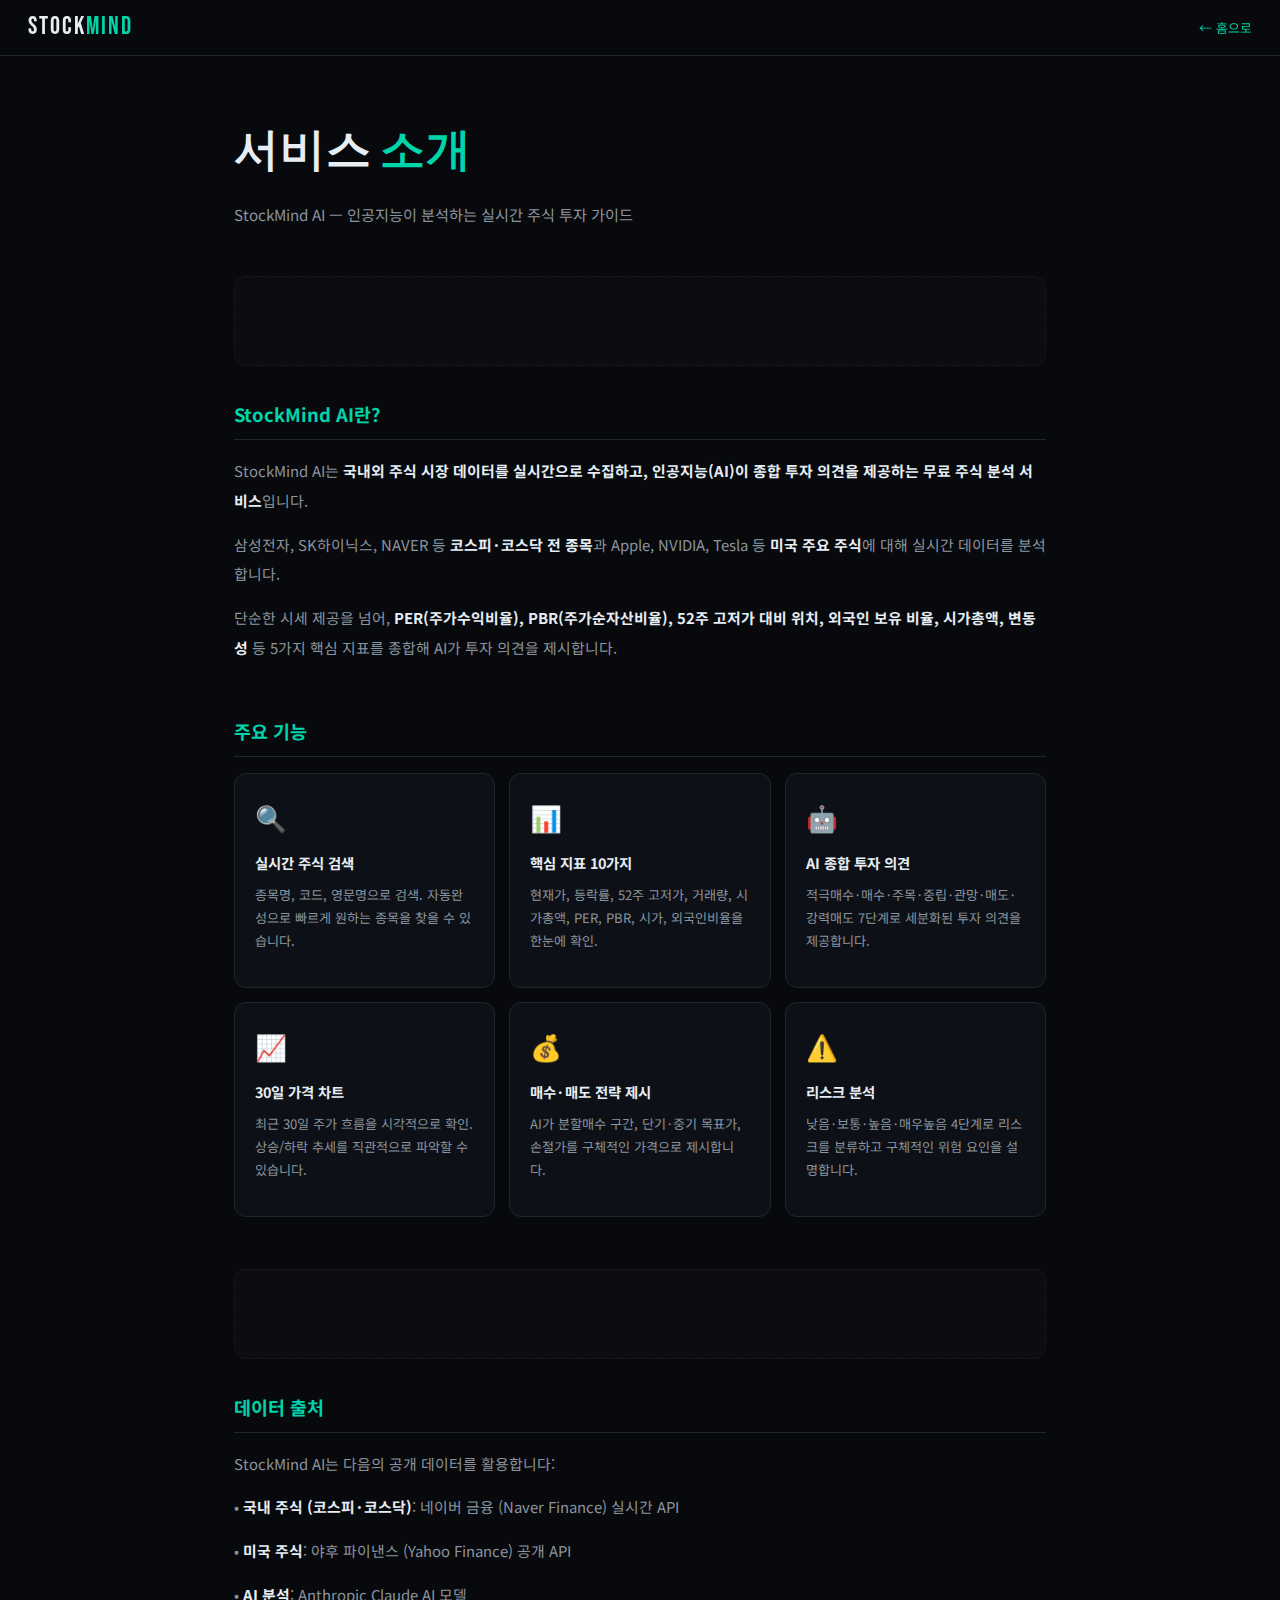
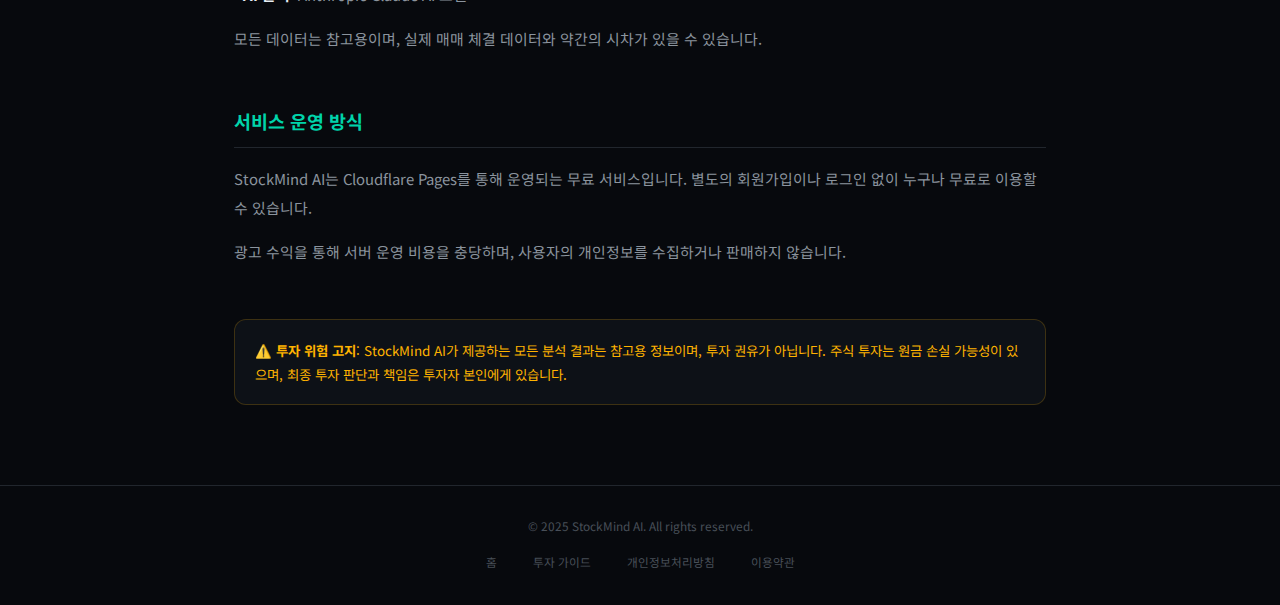
<file: about.html>
<!DOCTYPE html>
<html lang="ko">
<head>
<!-- Google Tag Manager -->
<script>(function(w,d,s,l,i){w[l]=w[l]||[];w[l].push({'gtm.start':
new Date().getTime(),event:'gtm.js'});var f=d.getElementsByTagName(s)[0],
j=d.createElement(s),dl=l!='dataLayer'?'&l='+l:'';j.async=true;j.src=
'https://www.googletagmanager.com/gtm.js?id='+i+dl;f.parentNode.insertBefore(j,f);
})(window,document,'script','dataLayer','GTM-NK2DTPPB');</script>
<!-- End Google Tag Manager -->
<meta charset="UTF-8">
<meta name="viewport" content="width=device-width,initial-scale=1.0">
<title>서비스 소개 — StockMind AI</title>
<meta name="description" content="StockMind AI는 인공지능 기술을 활용한 실시간 주식 분석 서비스입니다. 코스피, 코스닥, 미국 주식을 분석하고 AI 기반 투자 의견을 제공합니다.">
<link href="https://fonts.googleapis.com/css2?family=Bebas+Neue&family=Noto+Sans+KR:wght@400;500;700&family=JetBrains+Mono:wght@400;700&display=swap" rel="stylesheet">
<style>
:root{--bg:#07090d;--bg2:#0d1117;--bg3:#161b22;--brd:#21262d;--acc:#00d4aa;--tx:#e6edf3;--tx2:#8b949e;--tx3:#484f58;--r:12px}
*,*::before,*::after{box-sizing:border-box;margin:0;padding:0}
body{background:var(--bg);color:var(--tx);font-family:'Noto Sans KR',sans-serif;min-height:100vh;line-height:1.8}
header{position:sticky;top:0;z-index:100;background:rgba(7,9,13,.96);backdrop-filter:blur(16px);border-bottom:1px solid var(--brd);display:flex;align-items:center;padding:0 28px;height:56px;gap:16px}
.logo{font-family:'Bebas Neue',sans-serif;font-size:1.55rem;letter-spacing:2px;text-decoration:none;color:var(--tx)}.logo span{color:var(--acc)}
nav a{color:var(--tx2);font-size:.8rem;text-decoration:none;padding:4px 10px;border-radius:6px;transition:color .2s}.nav a:hover{color:var(--tx)}
.back{margin-left:auto;color:var(--acc);font-size:.8rem;text-decoration:none;display:flex;align-items:center;gap:5px}
main{max-width:860px;margin:0 auto;padding:56px 24px 80px}
h1{font-family:'Bebas Neue',sans-serif;font-size:2.8rem;letter-spacing:1px;margin-bottom:8px}
h1 em{font-style:normal;color:var(--acc)}
.sub{color:var(--tx2);font-size:.95rem;margin-bottom:48px}
.section{margin-bottom:52px}
.section h2{font-size:1.15rem;font-weight:700;margin-bottom:16px;padding-bottom:8px;border-bottom:1px solid var(--brd);color:var(--acc)}
.section p{color:var(--tx2);font-size:.93rem;line-height:2;margin-bottom:14px}
.section p strong{color:var(--tx)}
.feat-grid{display:grid;grid-template-columns:repeat(auto-fill,minmax(240px,1fr));gap:14px;margin-top:16px}
.feat-card{background:var(--bg2);border:1px solid var(--brd);border-radius:var(--r);padding:20px}
.feat-icon{font-size:1.6rem;margin-bottom:10px}
.feat-card h3{font-size:.9rem;font-weight:700;margin-bottom:8px}
.feat-card p{color:var(--tx2);font-size:.82rem;line-height:1.75}
/* 광고 슬롯 */
.ad-slot{width:100%;min-height:90px;margin:32px 0;background:rgba(255,255,255,.02);border:1px dashed rgba(255,255,255,.06);border-radius:var(--r);display:flex;align-items:center;justify-content:center;color:var(--tx3);font-size:.75rem;font-family:'JetBrains Mono',monospace}
.disclaimer{background:var(--bg2);border:1px solid rgba(255,179,0,.2);border-radius:var(--r);padding:18px 20px;margin-top:32px}
.disclaimer p{color:#ffb300;font-size:.84rem;line-height:1.8;margin:0}
footer{text-align:center;padding:28px;border-top:1px solid var(--brd);color:var(--tx3);font-size:.74rem;line-height:2}
footer nav{display:flex;gap:16px;justify-content:center;flex-wrap:wrap;margin-top:8px}
footer nav a{color:var(--tx3);text-decoration:none;font-size:.73rem;transition:color .2s}
footer nav a:hover{color:var(--acc)}
</style>
<!-- Google Analytics -->
<!-- Google AdSense -->
<meta name="google-adsense-account" content="ca-pub-7938956361770773">
<script async src="https://pagead2.googlesyndication.com/pagead/js/adsbygoogle.js?client=ca-pub-7938956361770773" crossorigin="anonymous"></script>
</head>
<body>
<!-- Google Tag Manager (noscript) -->
<noscript><iframe src="https://www.googletagmanager.com/ns.html?id=GTM-NK2DTPPB"
height="0" width="0" style="display:none;visibility:hidden"></iframe></noscript>
<!-- End Google Tag Manager (noscript) -->
<header>
  <a href="/" class="logo">STOCK<span>MIND</span></a>
  <a href="/" class="back">← 홈으로</a>
</header>
<main>
  <h1>서비스 <em>소개</em></h1>
  <p class="sub">StockMind AI — 인공지능이 분석하는 실시간 주식 투자 가이드</p>

  <!-- 광고 슬롯 1 -->
  <div class="ad-slot">
<ins class="adsbygoogle"
     style="display:block"
     data-ad-format="autorelaxed"
     data-ad-client="ca-pub-7938956361770773"
     data-ad-slot="5368010468"></ins>
<script>(adsbygoogle = window.adsbygoogle || []).push({});</script>
</div>

  <section class="section">
    <h2>StockMind AI란?</h2>
    <p>StockMind AI는 <strong>국내외 주식 시장 데이터를 실시간으로 수집하고, 인공지능(AI)이 종합 투자 의견을 제공하는 무료 주식 분석 서비스</strong>입니다.</p>
    <p>삼성전자, SK하이닉스, NAVER 등 <strong>코스피·코스닥 전 종목</strong>과 Apple, NVIDIA, Tesla 등 <strong>미국 주요 주식</strong>에 대해 실시간 데이터를 분석합니다.</p>
    <p>단순한 시세 제공을 넘어, <strong>PER(주가수익비율), PBR(주가순자산비율), 52주 고저가 대비 위치, 외국인 보유 비율, 시가총액, 변동성</strong> 등 5가지 핵심 지표를 종합해 AI가 투자 의견을 제시합니다.</p>
  </section>

  <section class="section">
    <h2>주요 기능</h2>
    <div class="feat-grid">
      <div class="feat-card">
        <div class="feat-icon">🔍</div>
        <h3>실시간 주식 검색</h3>
        <p>종목명, 코드, 영문명으로 검색. 자동완성으로 빠르게 원하는 종목을 찾을 수 있습니다.</p>
      </div>
      <div class="feat-card">
        <div class="feat-icon">📊</div>
        <h3>핵심 지표 10가지</h3>
        <p>현재가, 등락률, 52주 고저가, 거래량, 시가총액, PER, PBR, 시가, 외국인비율을 한눈에 확인.</p>
      </div>
      <div class="feat-card">
        <div class="feat-icon">🤖</div>
        <h3>AI 종합 투자 의견</h3>
        <p>적극매수·매수·주목·중립·관망·매도·강력매도 7단계로 세분화된 투자 의견을 제공합니다.</p>
      </div>
      <div class="feat-card">
        <div class="feat-icon">📈</div>
        <h3>30일 가격 차트</h3>
        <p>최근 30일 주가 흐름을 시각적으로 확인. 상승/하락 추세를 직관적으로 파악할 수 있습니다.</p>
      </div>
      <div class="feat-card">
        <div class="feat-icon">💰</div>
        <h3>매수·매도 전략 제시</h3>
        <p>AI가 분할매수 구간, 단기·중기 목표가, 손절가를 구체적인 가격으로 제시합니다.</p>
      </div>
      <div class="feat-card">
        <div class="feat-icon">⚠️</div>
        <h3>리스크 분석</h3>
        <p>낮음·보통·높음·매우높음 4단계로 리스크를 분류하고 구체적인 위험 요인을 설명합니다.</p>
      </div>
    </div>
  </section>

  <!-- 광고 슬롯 2 -->
  <div class="ad-slot">
<ins class="adsbygoogle"
     style="display:block"
     data-ad-format="autorelaxed"
     data-ad-client="ca-pub-7938956361770773"
     data-ad-slot="3808518808"></ins>
<script>(adsbygoogle = window.adsbygoogle || []).push({});</script>
</div>

  <section class="section">
    <h2>데이터 출처</h2>
    <p>StockMind AI는 다음의 공개 데이터를 활용합니다:</p>
    <p>• <strong>국내 주식 (코스피·코스닥)</strong>: 네이버 금융 (Naver Finance) 실시간 API</p>
    <p>• <strong>미국 주식</strong>: 야후 파이낸스 (Yahoo Finance) 공개 API</p>
    <p>• <strong>AI 분석</strong>: Anthropic Claude AI 모델</p>
    <p>모든 데이터는 참고용이며, 실제 매매 체결 데이터와 약간의 시차가 있을 수 있습니다.</p>
  </section>

  <section class="section">
    <h2>서비스 운영 방식</h2>
    <p>StockMind AI는 Cloudflare Pages를 통해 운영되는 무료 서비스입니다. 별도의 회원가입이나 로그인 없이 누구나 무료로 이용할 수 있습니다.</p>
    <p>광고 수익을 통해 서버 운영 비용을 충당하며, 사용자의 개인정보를 수집하거나 판매하지 않습니다.</p>
  </section>

  <div class="disclaimer">
    <p>⚠️ <strong>투자 위험 고지</strong>: StockMind AI가 제공하는 모든 분석 결과는 참고용 정보이며, 투자 권유가 아닙니다. 주식 투자는 원금 손실 가능성이 있으며, 최종 투자 판단과 책임은 투자자 본인에게 있습니다.</p>
  </div>
</main>
<footer>
  <p>© 2025 StockMind AI. All rights reserved.</p>
  <nav>
    <a href="/">홈</a>
    <a href="/guide.html">투자 가이드</a>
    <a href="/privacy.html">개인정보처리방침</a>
    <a href="/terms.html">이용약관</a>
  </nav>
</footer>
</body>
</html>
</file>
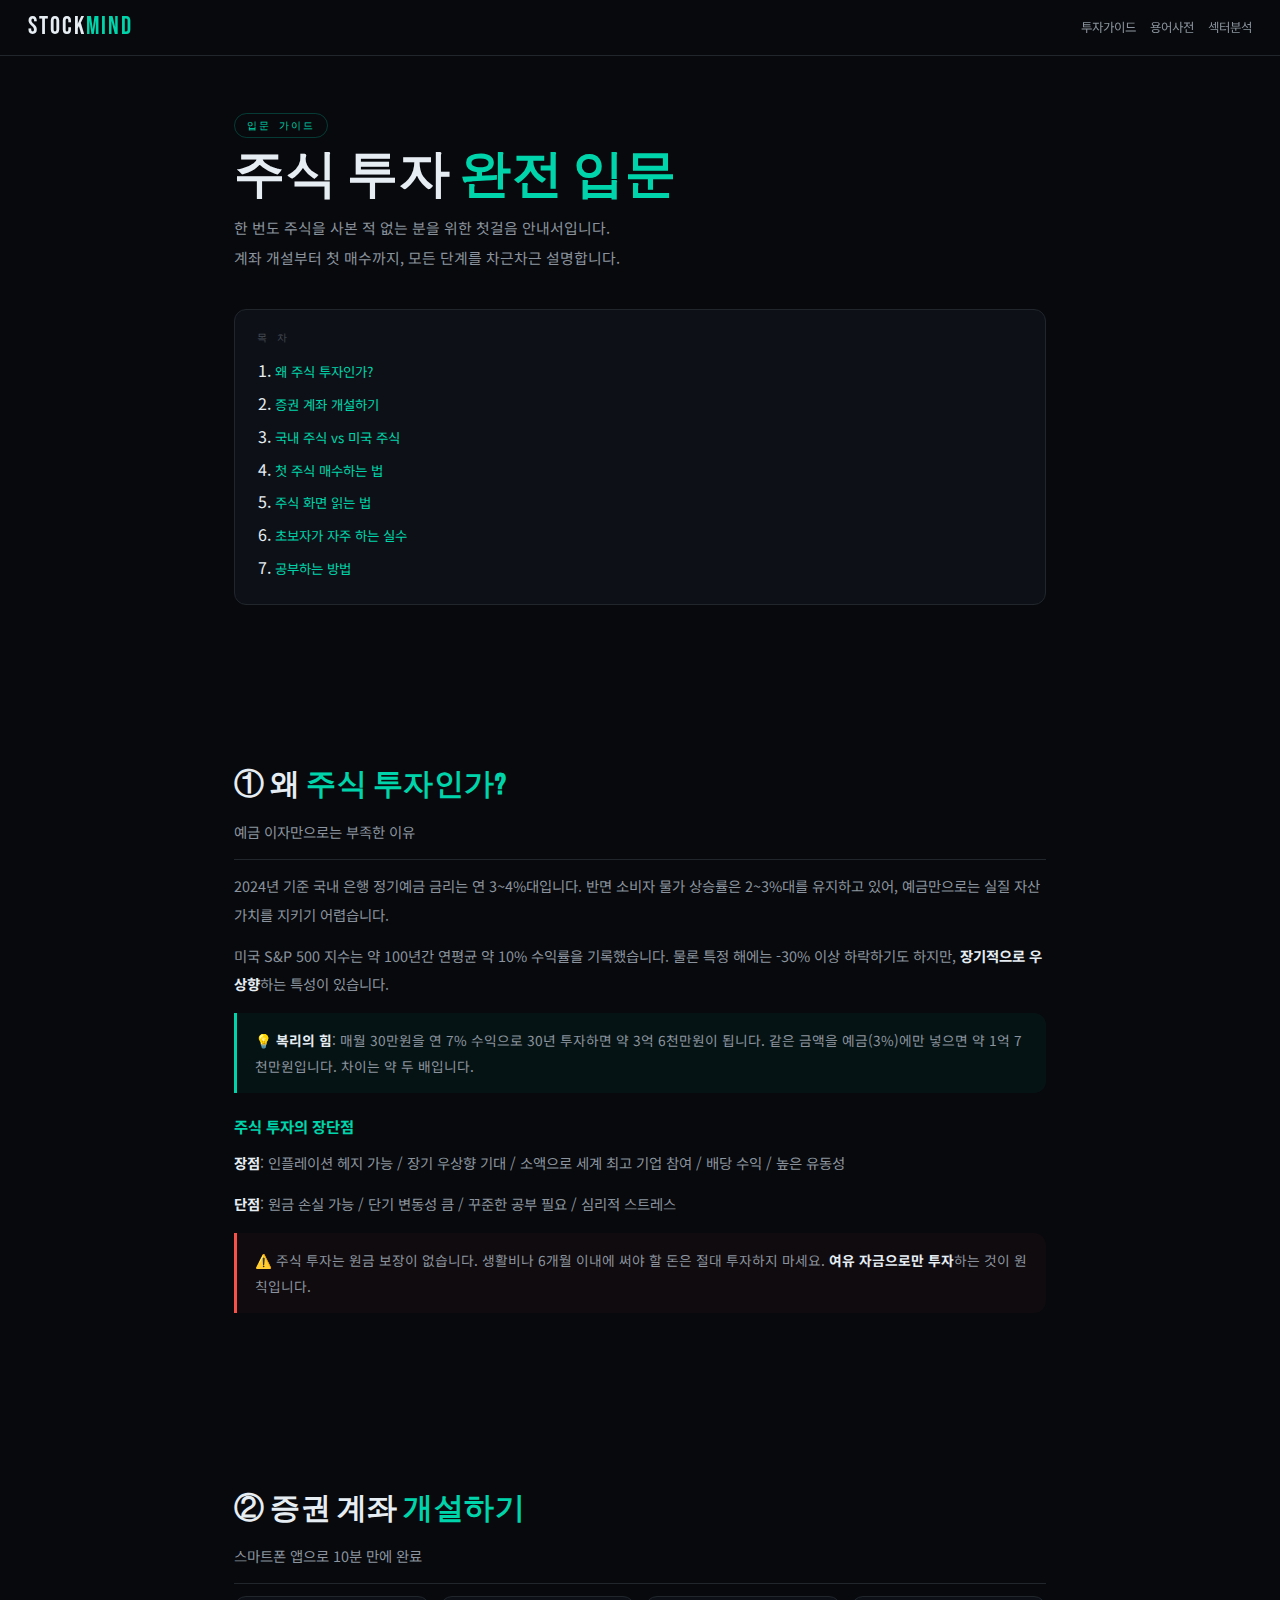
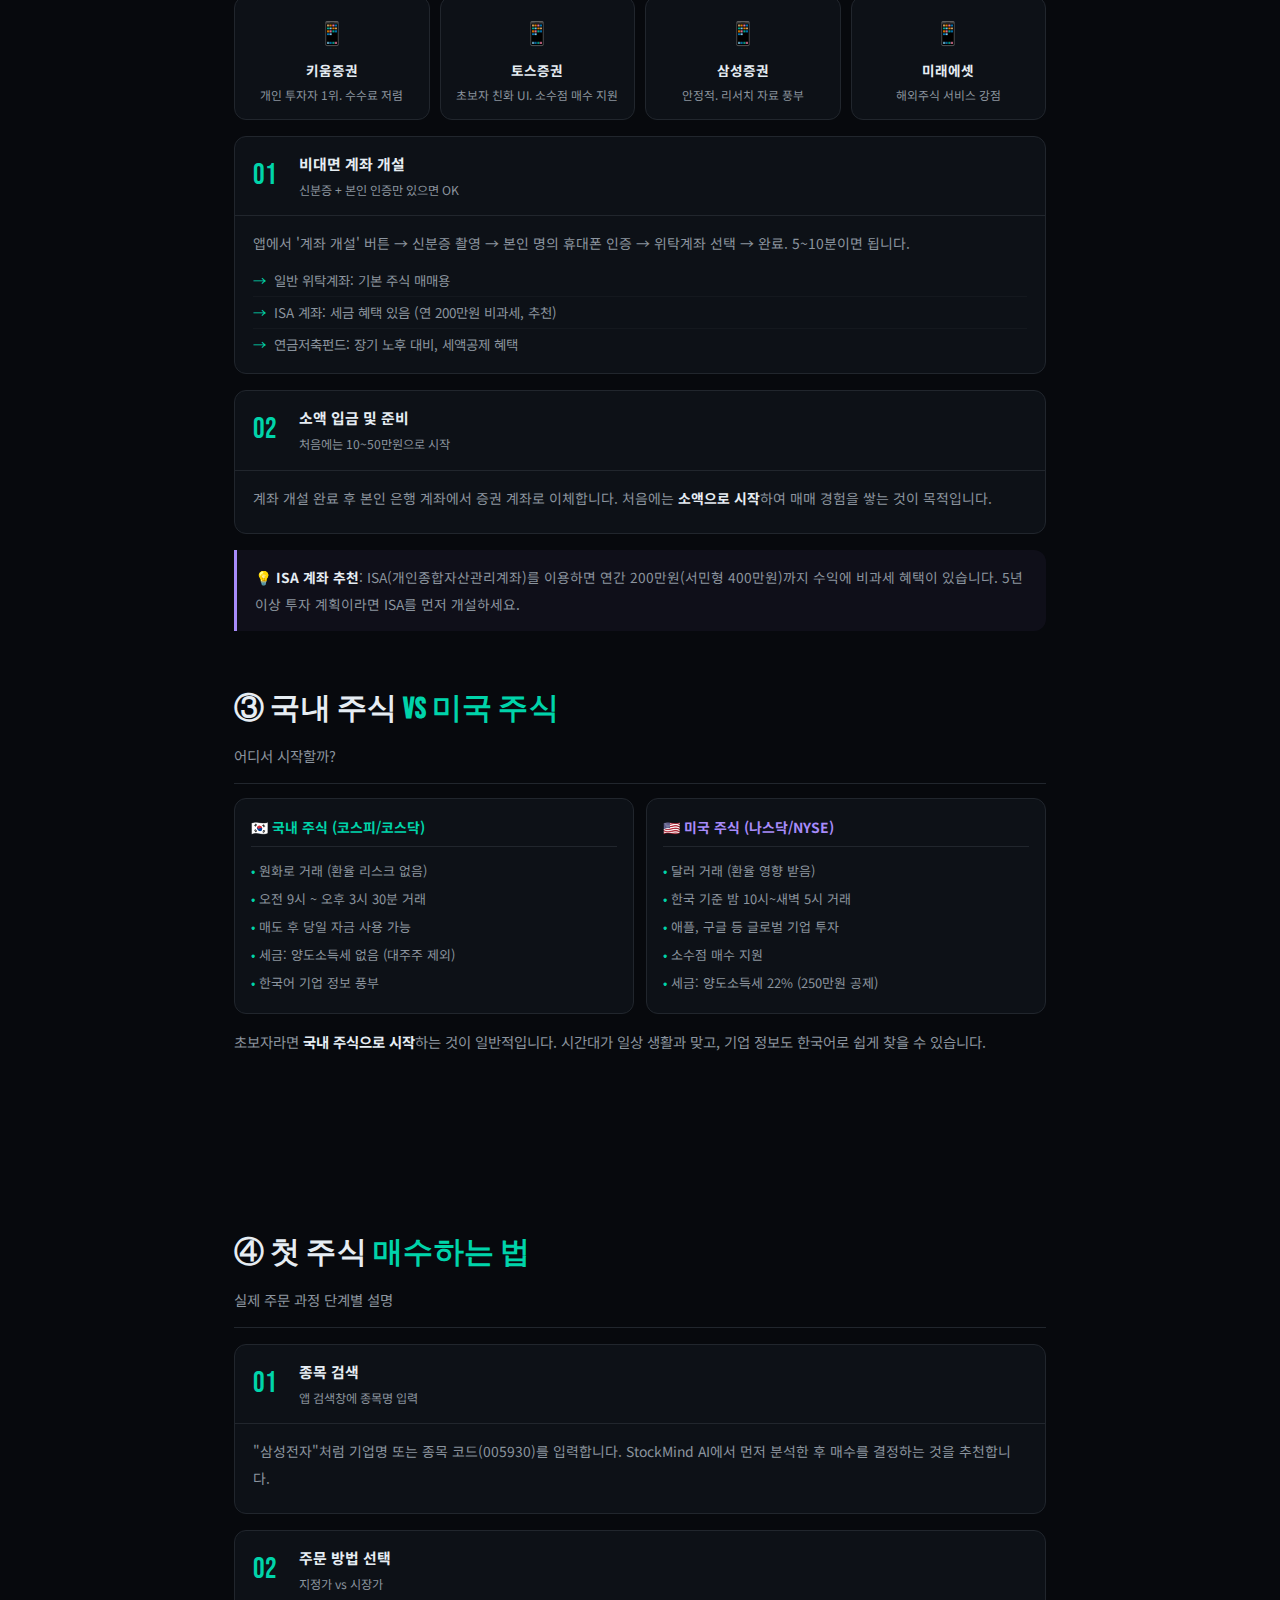
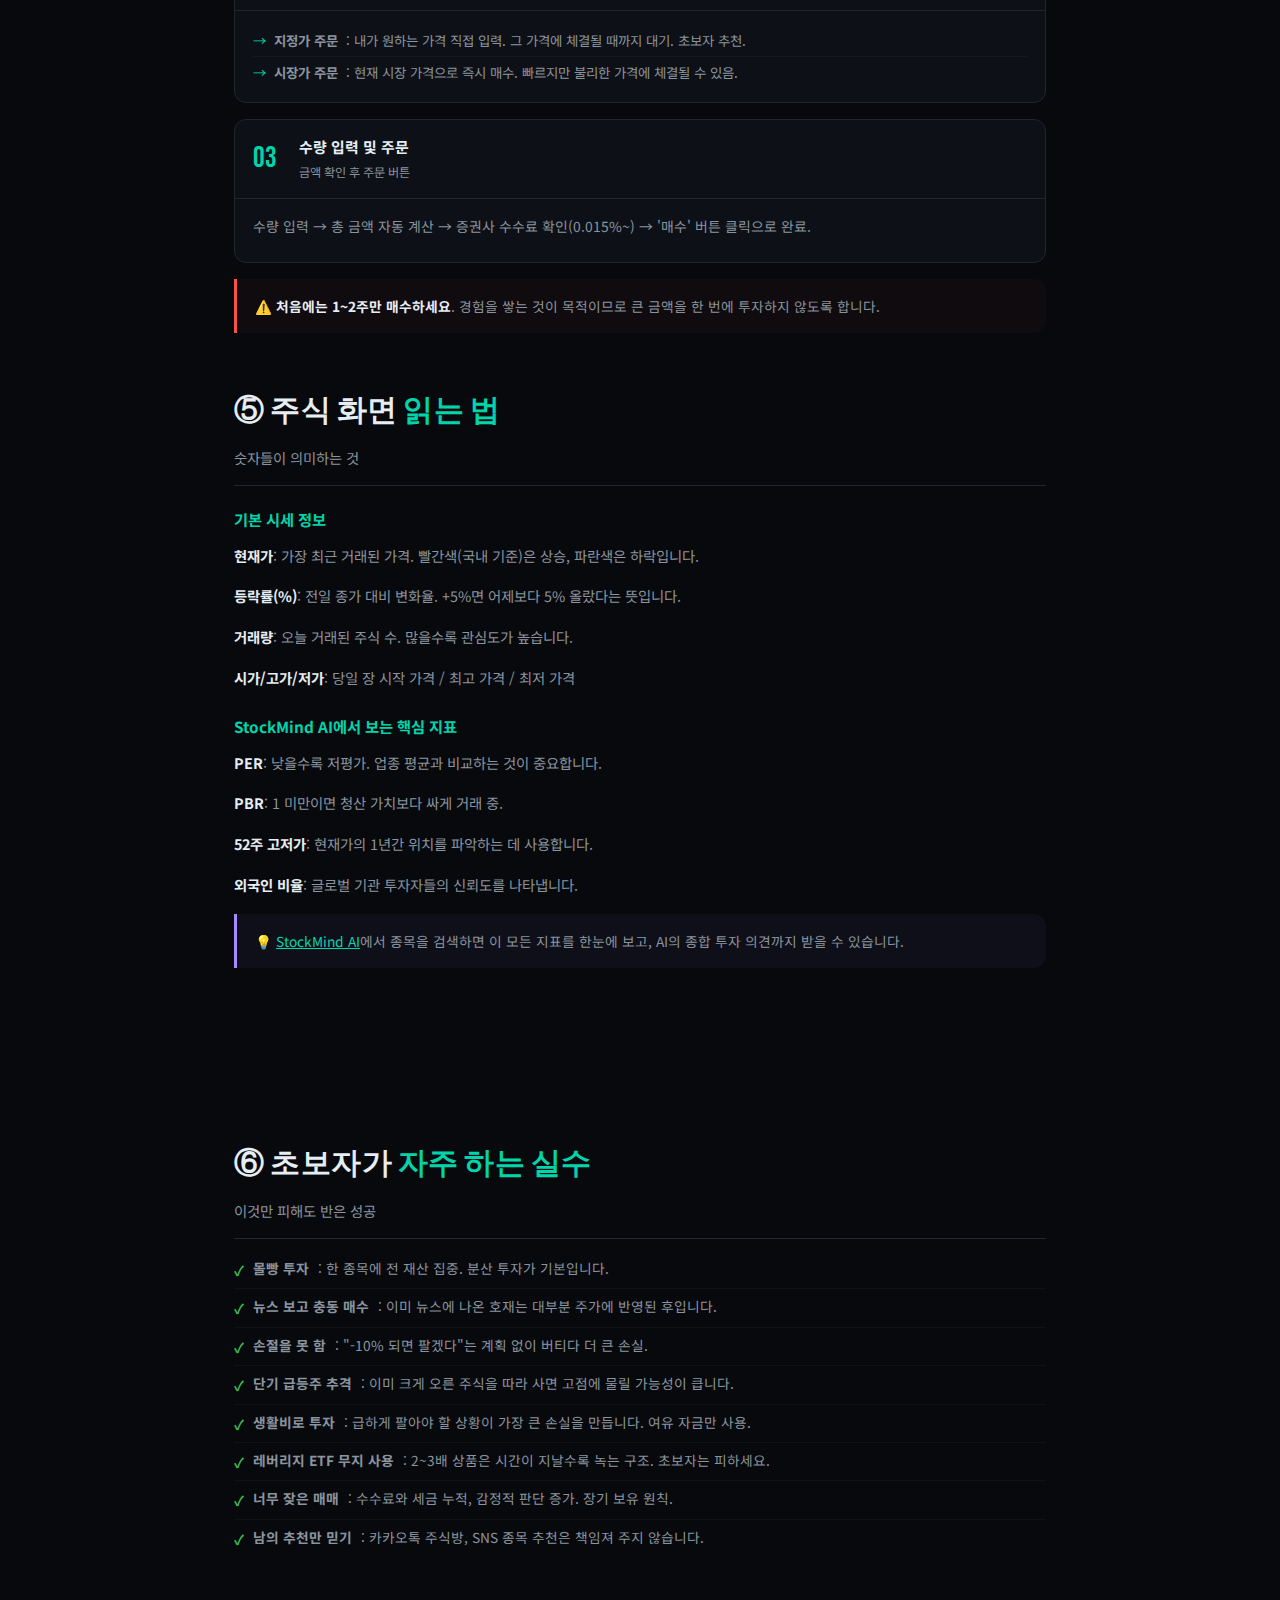
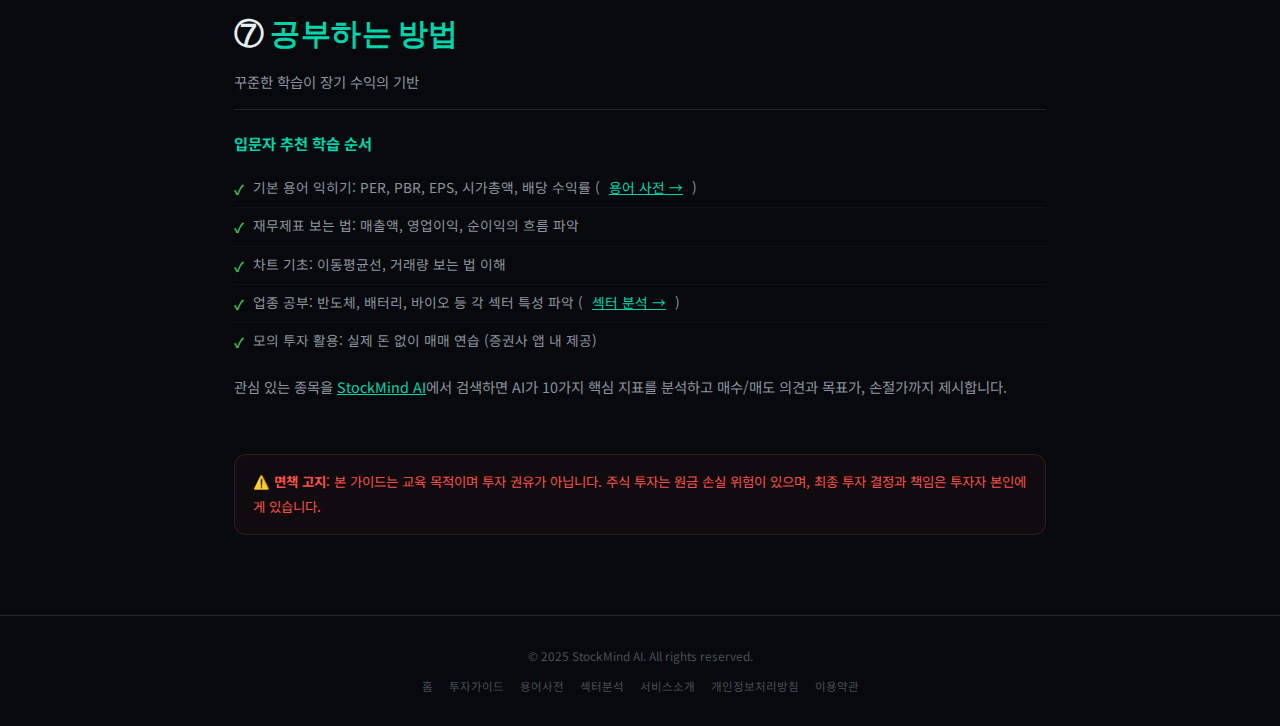
<file: beginner.html>
<!DOCTYPE html>
<html lang="ko">
<head>
<meta charset="UTF-8">
<meta name="viewport" content="width=device-width,initial-scale=1.0">
<title>주식 투자 입문 가이드 완전판 — StockMind AI</title>
<meta name="description" content="주식 투자를 처음 시작하는 완전 초보를 위한 단계별 입문 가이드. 증권 계좌 개설부터 첫 주식 매수, 초보자 실수 방지까지 모두 설명합니다.">
<meta name="keywords" content="주식입문,주식초보,주식시작하기,증권계좌개설,첫주식매수,주식투자방법,코스피입문,미국주식시작">
<!-- Google Analytics -->
<script async src="https://www.googletagmanager.com/gtag/js?id=G-STOCKMIND01"></script>
<script>window.dataLayer=window.dataLayer||[];function gtag(){dataLayer.push(arguments);}gtag('js',new Date());gtag('config','G-STOCKMIND01');</script>
<!-- Google AdSense -->
<meta name="google-adsense-account" content="ca-pub-7938956361770773">
<script async src="https://pagead2.googlesyndication.com/pagead/js/adsbygoogle.js?client=ca-pub-7938956361770773" crossorigin="anonymous"></script>
<link href="https://fonts.googleapis.com/css2?family=Bebas+Neue&family=Noto+Sans+KR:wght@400;500;700&family=JetBrains+Mono:wght@400;700&display=swap" rel="stylesheet">
<style>
:root{--bg:#07090d;--bg2:#0d1117;--bg3:#161b22;--brd:#21262d;--acc:#00d4aa;--tx:#e6edf3;--tx2:#8b949e;--tx3:#484f58;--up:#3fb950;--dn:#f85149;--r:12px}
*,*::before,*::after{box-sizing:border-box;margin:0;padding:0}
body{background:var(--bg);color:var(--tx);font-family:'Noto Sans KR',sans-serif;min-height:100vh;line-height:1.8}
header{position:sticky;top:0;z-index:100;background:rgba(7,9,13,.96);backdrop-filter:blur(16px);border-bottom:1px solid var(--brd);display:flex;align-items:center;padding:0 28px;height:56px;gap:16px}
.logo{font-family:'Bebas Neue',sans-serif;font-size:1.55rem;letter-spacing:2px;text-decoration:none;color:var(--tx)}.logo span{color:var(--acc)}
.hnav{margin-left:auto;display:flex;gap:14px;align-items:center}
.hnav a{color:var(--tx2);font-size:.78rem;text-decoration:none;transition:color .2s}.hnav a:hover{color:var(--acc)}
main{max-width:860px;margin:0 auto;padding:52px 24px 80px}
.badge{display:inline-block;font-family:'JetBrains Mono',monospace;font-size:.65rem;letter-spacing:2px;text-transform:uppercase;color:var(--acc);border:1px solid rgba(0,212,170,.25);padding:2px 12px;border-radius:100px;margin-bottom:10px}
h1{font-family:'Bebas Neue',sans-serif;font-size:clamp(2.2rem,6vw,3.2rem);line-height:1.08;letter-spacing:1px;margin-bottom:10px}
h1 em{font-style:normal;color:var(--acc)}
.intro{color:var(--tx2);font-size:.93rem;line-height:2;margin-bottom:36px}
/* 목차 */
.toc{background:var(--bg2);border:1px solid var(--brd);border-radius:var(--r);padding:18px 22px;margin-bottom:36px}
.toc-ttl{font-family:'JetBrains Mono',monospace;font-size:.65rem;letter-spacing:2px;color:var(--tx3);margin-bottom:10px;text-transform:uppercase}
.toc ol{padding-left:18px}.toc li{margin:4px 0}
.toc a{color:var(--acc);text-decoration:none;font-size:.84rem;transition:opacity .2s}.toc a:hover{opacity:.7}
/* 섹션 */
.sec{margin-bottom:52px;scroll-margin-top:72px}
.sec h2{font-family:'Bebas Neue',sans-serif;font-size:1.85rem;letter-spacing:.5px;margin-bottom:6px}
.sec h2 em{font-style:normal;color:var(--acc)}
.sec-sub{color:var(--tx2);font-size:.82rem;margin-bottom:20px;padding-bottom:12px;border-bottom:1px solid var(--brd)}
.sec h3{font-size:.96rem;font-weight:700;color:var(--acc);margin:20px 0 8px}
.sec p{color:var(--tx2);font-size:.9rem;line-height:2;margin-bottom:12px}
.sec p strong{color:var(--tx)}
/* 단계 */
.steps{display:flex;flex-direction:column;gap:16px;margin:16px 0}
.step{background:var(--bg2);border:1px solid var(--brd);border-radius:var(--r);overflow:hidden}
.step-hd{display:flex;align-items:center;gap:14px;padding:14px 18px;border-bottom:1px solid var(--brd)}
.step-n{font-family:'Bebas Neue',sans-serif;font-size:1.8rem;color:var(--acc);line-height:1;min-width:32px}
.step-t{font-size:.93rem;font-weight:700}
.step-s{font-size:.76rem;color:var(--tx2);margin-top:2px}
.step-bd{padding:14px 18px}
.step-bd p{color:var(--tx2);font-size:.87rem;line-height:1.9;margin-bottom:8px}
.step-bd p strong{color:var(--tx)}
.step-bd ul{list-style:none}
.step-bd li{display:flex;gap:8px;padding:4px 0;font-size:.84rem;color:var(--tx2);line-height:1.7;border-bottom:1px solid rgba(255,255,255,.03)}
.step-bd li:last-child{border-bottom:none}
.step-bd li::before{content:'→';color:var(--acc);flex-shrink:0}
/* 비교 그리드 */
.cmp{display:grid;grid-template-columns:1fr 1fr;gap:12px;margin:14px 0}
.cmp-c{background:var(--bg2);border:1px solid var(--brd);border-radius:var(--r);padding:16px}
.cmp-c h4{font-size:.87rem;font-weight:700;margin-bottom:10px;padding-bottom:6px;border-bottom:1px solid var(--brd)}
.cmp-c ul{list-style:none}
.cmp-c li{font-size:.81rem;color:var(--tx2);padding:3px 0;line-height:1.7}
.cmp-c li::before{content:'• ';color:var(--acc)}
.cmp-kr h4{color:var(--acc)}.cmp-us h4{color:#a78bfa}
/* 앱 그리드 */
.apps{display:grid;grid-template-columns:repeat(auto-fill,minmax(160px,1fr));gap:10px;margin:12px 0}
.app{background:var(--bg2);border:1px solid var(--brd);border-radius:var(--r);padding:14px;text-align:center}
.app-ic{font-size:1.4rem;margin-bottom:7px}
.app-nm{font-size:.85rem;font-weight:700;margin-bottom:3px}
.app-dc{font-size:.74rem;color:var(--tx2);line-height:1.6}
/* 체크 */
.ck{list-style:none;margin:12px 0}
.ck li{display:flex;gap:9px;align-items:flex-start;padding:6px 0;border-bottom:1px solid rgba(255,255,255,.04);font-size:.86rem;color:var(--tx2);line-height:1.7}
.ck li:last-child{border-bottom:none}
.ck li::before{content:'✓';color:var(--up);font-weight:700;flex-shrink:0;margin-top:2px}
/* 하이라이트 박스 */
.hl{background:rgba(0,212,170,.05);border-left:3px solid var(--acc);border-radius:0 var(--r) var(--r) 0;padding:14px 18px;margin:14px 0}
.hl.warn{background:rgba(248,81,73,.04);border-left-color:var(--dn)}
.hl.info{background:rgba(167,139,250,.05);border-left-color:#a78bfa}
.hl p{color:var(--tx2);font-size:.86rem;line-height:1.9;margin:0}
.hl p strong{color:var(--tx)}
/* 광고 */
.ad-slot{width:100%;min-height:90px;margin:28px 0}
/* 주의사항 */
.warn-box{background:rgba(248,81,73,.04);border:1px solid rgba(248,81,73,.18);border-radius:var(--r);padding:14px 18px;margin-top:36px}
.warn-box p{color:#f85149;font-size:.84rem;line-height:1.9;margin:0}
footer{text-align:center;padding:28px;border-top:1px solid var(--brd);color:var(--tx3);font-size:.74rem;line-height:2}
footer nav{display:flex;gap:16px;justify-content:center;flex-wrap:wrap;margin-top:8px}
footer nav a{color:var(--tx3);text-decoration:none;font-size:.72rem;transition:color .2s}
footer nav a:hover{color:var(--acc)}
@media(max-width:580px){.cmp{grid-template-columns:1fr}}
</style>
</head>
<body>
<header>
  <a href="/" class="logo">STOCK<span>MIND</span></a>
  <nav class="hnav">
    <a href="/guide.html">투자가이드</a>
    <a href="/glossary.html">용어사전</a>
    <a href="/sector.html">섹터분석</a>
  </nav>
</header>
<main>
  <div class="badge">입문 가이드</div>
  <h1>주식 투자 <em>완전 입문</em></h1>
  <p class="intro">한 번도 주식을 사본 적 없는 분을 위한 첫걸음 안내서입니다.<br>계좌 개설부터 첫 매수까지, 모든 단계를 차근차근 설명합니다.</p>

  <nav class="toc">
    <div class="toc-ttl">목 차</div>
    <ol>
      <li><a href="#why">왜 주식 투자인가?</a></li>
      <li><a href="#account">증권 계좌 개설하기</a></li>
      <li><a href="#kr-vs-us">국내 주식 vs 미국 주식</a></li>
      <li><a href="#first-buy">첫 주식 매수하는 법</a></li>
      <li><a href="#reading">주식 화면 읽는 법</a></li>
      <li><a href="#mistakes">초보자가 자주 하는 실수</a></li>
      <li><a href="#study">공부하는 방법</a></li>
    </ol>
  </nav>

  <div class="ad-slot">
    <ins class="adsbygoogle" style="display:block" data-ad-format="autorelaxed" data-ad-client="ca-pub-7938956361770773" data-ad-slot="5368010468"></ins>
    <script>(adsbygoogle = window.adsbygoogle || []).push({});</script>
  </div>

  <section class="sec" id="why">
    <h2>① 왜 <em>주식 투자인가?</em></h2>
    <p class="sec-sub">예금 이자만으로는 부족한 이유</p>
    <p>2024년 기준 국내 은행 정기예금 금리는 연 3~4%대입니다. 반면 소비자 물가 상승률은 2~3%대를 유지하고 있어, 예금만으로는 실질 자산 가치를 지키기 어렵습니다.</p>
    <p>미국 S&P 500 지수는 약 100년간 연평균 약 10% 수익률을 기록했습니다. 물론 특정 해에는 -30% 이상 하락하기도 하지만, <strong>장기적으로 우상향</strong>하는 특성이 있습니다.</p>
    <div class="hl">
      <p>💡 <strong>복리의 힘</strong>: 매월 30만원을 연 7% 수익으로 30년 투자하면 약 3억 6천만원이 됩니다. 같은 금액을 예금(3%)에만 넣으면 약 1억 7천만원입니다. 차이는 약 두 배입니다.</p>
    </div>
    <h3>주식 투자의 장단점</h3>
    <p><strong>장점</strong>: 인플레이션 헤지 가능 / 장기 우상향 기대 / 소액으로 세계 최고 기업 참여 / 배당 수익 / 높은 유동성</p>
    <p><strong>단점</strong>: 원금 손실 가능 / 단기 변동성 큼 / 꾸준한 공부 필요 / 심리적 스트레스</p>
    <div class="hl warn">
      <p>⚠️ 주식 투자는 원금 보장이 없습니다. 생활비나 6개월 이내에 써야 할 돈은 절대 투자하지 마세요. <strong>여유 자금으로만 투자</strong>하는 것이 원칙입니다.</p>
    </div>
  </section>

  <div class="ad-slot">
    <ins class="adsbygoogle" style="display:block" data-ad-format="autorelaxed" data-ad-client="ca-pub-7938956361770773" data-ad-slot="3808518808"></ins>
    <script>(adsbygoogle = window.adsbygoogle || []).push({});</script>
  </div>

  <section class="sec" id="account">
    <h2>② 증권 계좌 <em>개설하기</em></h2>
    <p class="sec-sub">스마트폰 앱으로 10분 만에 완료</p>
    <div class="apps">
      <div class="app"><div class="app-ic">📱</div><div class="app-nm">키움증권</div><div class="app-dc">개인 투자자 1위. 수수료 저렴</div></div>
      <div class="app"><div class="app-ic">📱</div><div class="app-nm">토스증권</div><div class="app-dc">초보자 친화 UI. 소수점 매수 지원</div></div>
      <div class="app"><div class="app-ic">📱</div><div class="app-nm">삼성증권</div><div class="app-dc">안정적. 리서치 자료 풍부</div></div>
      <div class="app"><div class="app-ic">📱</div><div class="app-nm">미래에셋</div><div class="app-dc">해외주식 서비스 강점</div></div>
    </div>
    <div class="steps">
      <div class="step">
        <div class="step-hd"><div class="step-n">01</div><div><div class="step-t">비대면 계좌 개설</div><div class="step-s">신분증 + 본인 인증만 있으면 OK</div></div></div>
        <div class="step-bd"><p>앱에서 '계좌 개설' 버튼 → 신분증 촬영 → 본인 명의 휴대폰 인증 → 위탁계좌 선택 → 완료. 5~10분이면 됩니다.</p>
        <ul><li>일반 위탁계좌: 기본 주식 매매용</li><li>ISA 계좌: 세금 혜택 있음 (연 200만원 비과세, 추천)</li><li>연금저축펀드: 장기 노후 대비, 세액공제 혜택</li></ul></div>
      </div>
      <div class="step">
        <div class="step-hd"><div class="step-n">02</div><div><div class="step-t">소액 입금 및 준비</div><div class="step-s">처음에는 10~50만원으로 시작</div></div></div>
        <div class="step-bd"><p>계좌 개설 완료 후 본인 은행 계좌에서 증권 계좌로 이체합니다. 처음에는 <strong>소액으로 시작</strong>하여 매매 경험을 쌓는 것이 목적입니다.</p></div>
      </div>
    </div>
    <div class="hl info">
      <p>💡 <strong>ISA 계좌 추천</strong>: ISA(개인종합자산관리계좌)를 이용하면 연간 200만원(서민형 400만원)까지 수익에 비과세 혜택이 있습니다. 5년 이상 투자 계획이라면 ISA를 먼저 개설하세요.</p>
    </div>
  </section>

  <section class="sec" id="kr-vs-us">
    <h2>③ 국내 주식 <em>vs 미국 주식</em></h2>
    <p class="sec-sub">어디서 시작할까?</p>
    <div class="cmp">
      <div class="cmp-c cmp-kr">
        <h4>🇰🇷 국내 주식 (코스피/코스닥)</h4>
        <ul>
          <li>원화로 거래 (환율 리스크 없음)</li>
          <li>오전 9시 ~ 오후 3시 30분 거래</li>
          <li>매도 후 당일 자금 사용 가능</li>
          <li>세금: 양도소득세 없음 (대주주 제외)</li>
          <li>한국어 기업 정보 풍부</li>
        </ul>
      </div>
      <div class="cmp-c cmp-us">
        <h4>🇺🇸 미국 주식 (나스닥/NYSE)</h4>
        <ul>
          <li>달러 거래 (환율 영향 받음)</li>
          <li>한국 기준 밤 10시~새벽 5시 거래</li>
          <li>애플, 구글 등 글로벌 기업 투자</li>
          <li>소수점 매수 지원</li>
          <li>세금: 양도소득세 22% (250만원 공제)</li>
        </ul>
      </div>
    </div>
    <p>초보자라면 <strong>국내 주식으로 시작</strong>하는 것이 일반적입니다. 시간대가 일상 생활과 맞고, 기업 정보도 한국어로 쉽게 찾을 수 있습니다.</p>
  </section>

  <div class="ad-slot">
    <ins class="adsbygoogle" style="display:block" data-ad-format="autorelaxed" data-ad-client="ca-pub-7938956361770773" data-ad-slot="5368010468"></ins>
    <script>(adsbygoogle = window.adsbygoogle || []).push({});</script>
  </div>

  <section class="sec" id="first-buy">
    <h2>④ 첫 주식 <em>매수하는 법</em></h2>
    <p class="sec-sub">실제 주문 과정 단계별 설명</p>
    <div class="steps">
      <div class="step">
        <div class="step-hd"><div class="step-n">01</div><div><div class="step-t">종목 검색</div><div class="step-s">앱 검색창에 종목명 입력</div></div></div>
        <div class="step-bd"><p>"삼성전자"처럼 기업명 또는 종목 코드(005930)를 입력합니다. StockMind AI에서 먼저 분석한 후 매수를 결정하는 것을 추천합니다.</p></div>
      </div>
      <div class="step">
        <div class="step-hd"><div class="step-n">02</div><div><div class="step-t">주문 방법 선택</div><div class="step-s">지정가 vs 시장가</div></div></div>
        <div class="step-bd">
          <ul>
            <li><strong>지정가 주문</strong>: 내가 원하는 가격 직접 입력. 그 가격에 체결될 때까지 대기. 초보자 추천.</li>
            <li><strong>시장가 주문</strong>: 현재 시장 가격으로 즉시 매수. 빠르지만 불리한 가격에 체결될 수 있음.</li>
          </ul>
        </div>
      </div>
      <div class="step">
        <div class="step-hd"><div class="step-n">03</div><div><div class="step-t">수량 입력 및 주문</div><div class="step-s">금액 확인 후 주문 버튼</div></div></div>
        <div class="step-bd"><p>수량 입력 → 총 금액 자동 계산 → 증권사 수수료 확인(0.015%~) → '매수' 버튼 클릭으로 완료.</p></div>
      </div>
    </div>
    <div class="hl warn">
      <p>⚠️ <strong>처음에는 1~2주만 매수하세요</strong>. 경험을 쌓는 것이 목적이므로 큰 금액을 한 번에 투자하지 않도록 합니다.</p>
    </div>
  </section>

  <section class="sec" id="reading">
    <h2>⑤ 주식 화면 <em>읽는 법</em></h2>
    <p class="sec-sub">숫자들이 의미하는 것</p>
    <h3>기본 시세 정보</h3>
    <p><strong>현재가</strong>: 가장 최근 거래된 가격. 빨간색(국내 기준)은 상승, 파란색은 하락입니다.</p>
    <p><strong>등락률(%)</strong>: 전일 종가 대비 변화율. +5%면 어제보다 5% 올랐다는 뜻입니다.</p>
    <p><strong>거래량</strong>: 오늘 거래된 주식 수. 많을수록 관심도가 높습니다.</p>
    <p><strong>시가/고가/저가</strong>: 당일 장 시작 가격 / 최고 가격 / 최저 가격</p>
    <h3>StockMind AI에서 보는 핵심 지표</h3>
    <p><strong>PER</strong>: 낮을수록 저평가. 업종 평균과 비교하는 것이 중요합니다.</p>
    <p><strong>PBR</strong>: 1 미만이면 청산 가치보다 싸게 거래 중.</p>
    <p><strong>52주 고저가</strong>: 현재가의 1년간 위치를 파악하는 데 사용합니다.</p>
    <p><strong>외국인 비율</strong>: 글로벌 기관 투자자들의 신뢰도를 나타냅니다.</p>
    <div class="hl info">
      <p>💡 <a href="/" style="color:var(--acc)">StockMind AI</a>에서 종목을 검색하면 이 모든 지표를 한눈에 보고, AI의 종합 투자 의견까지 받을 수 있습니다.</p>
    </div>
  </section>

  <div class="ad-slot">
    <ins class="adsbygoogle" style="display:block" data-ad-format="autorelaxed" data-ad-client="ca-pub-7938956361770773" data-ad-slot="3808518808"></ins>
    <script>(adsbygoogle = window.adsbygoogle || []).push({});</script>
  </div>

  <section class="sec" id="mistakes">
    <h2>⑥ 초보자가 <em>자주 하는 실수</em></h2>
    <p class="sec-sub">이것만 피해도 반은 성공</p>
    <ul class="ck">
      <li><strong>몰빵 투자</strong>: 한 종목에 전 재산 집중. 분산 투자가 기본입니다.</li>
      <li><strong>뉴스 보고 충동 매수</strong>: 이미 뉴스에 나온 호재는 대부분 주가에 반영된 후입니다.</li>
      <li><strong>손절을 못 함</strong>: "-10% 되면 팔겠다"는 계획 없이 버티다 더 큰 손실.</li>
      <li><strong>단기 급등주 추격</strong>: 이미 크게 오른 주식을 따라 사면 고점에 물릴 가능성이 큽니다.</li>
      <li><strong>생활비로 투자</strong>: 급하게 팔아야 할 상황이 가장 큰 손실을 만듭니다. 여유 자금만 사용.</li>
      <li><strong>레버리지 ETF 무지 사용</strong>: 2~3배 상품은 시간이 지날수록 녹는 구조. 초보자는 피하세요.</li>
      <li><strong>너무 잦은 매매</strong>: 수수료와 세금 누적, 감정적 판단 증가. 장기 보유 원칙.</li>
      <li><strong>남의 추천만 믿기</strong>: 카카오톡 주식방, SNS 종목 추천은 책임져 주지 않습니다.</li>
    </ul>
  </section>

  <section class="sec" id="study">
    <h2>⑦ <em>공부하는 방법</em></h2>
    <p class="sec-sub">꾸준한 학습이 장기 수익의 기반</p>
    <h3>입문자 추천 학습 순서</h3>
    <ul class="ck">
      <li>기본 용어 익히기: PER, PBR, EPS, 시가총액, 배당 수익률 (<a href="/glossary.html" style="color:var(--acc)">용어 사전 →</a>)</li>
      <li>재무제표 보는 법: 매출액, 영업이익, 순이익의 흐름 파악</li>
      <li>차트 기초: 이동평균선, 거래량 보는 법 이해</li>
      <li>업종 공부: 반도체, 배터리, 바이오 등 각 섹터 특성 파악 (<a href="/sector.html" style="color:var(--acc)">섹터 분석 →</a>)</li>
      <li>모의 투자 활용: 실제 돈 없이 매매 연습 (증권사 앱 내 제공)</li>
    </ul>
    <p>관심 있는 종목을 <a href="/" style="color:var(--acc)">StockMind AI</a>에서 검색하면 AI가 10가지 핵심 지표를 분석하고 매수/매도 의견과 목표가, 손절가까지 제시합니다.</p>
  </section>

  <div class="warn-box">
    <p>⚠️ <strong>면책 고지</strong>: 본 가이드는 교육 목적이며 투자 권유가 아닙니다. 주식 투자는 원금 손실 위험이 있으며, 최종 투자 결정과 책임은 투자자 본인에게 있습니다.</p>
  </div>
</main>
<footer>
  <p>© 2025 StockMind AI. All rights reserved.</p>
  <nav>
    <a href="/">홈</a><a href="/guide.html">투자가이드</a><a href="/glossary.html">용어사전</a>
    <a href="/sector.html">섹터분석</a><a href="/about.html">서비스소개</a>
    <a href="/privacy.html">개인정보처리방침</a><a href="/terms.html">이용약관</a>
  </nav>
</footer>
</body>
</html>
</file>
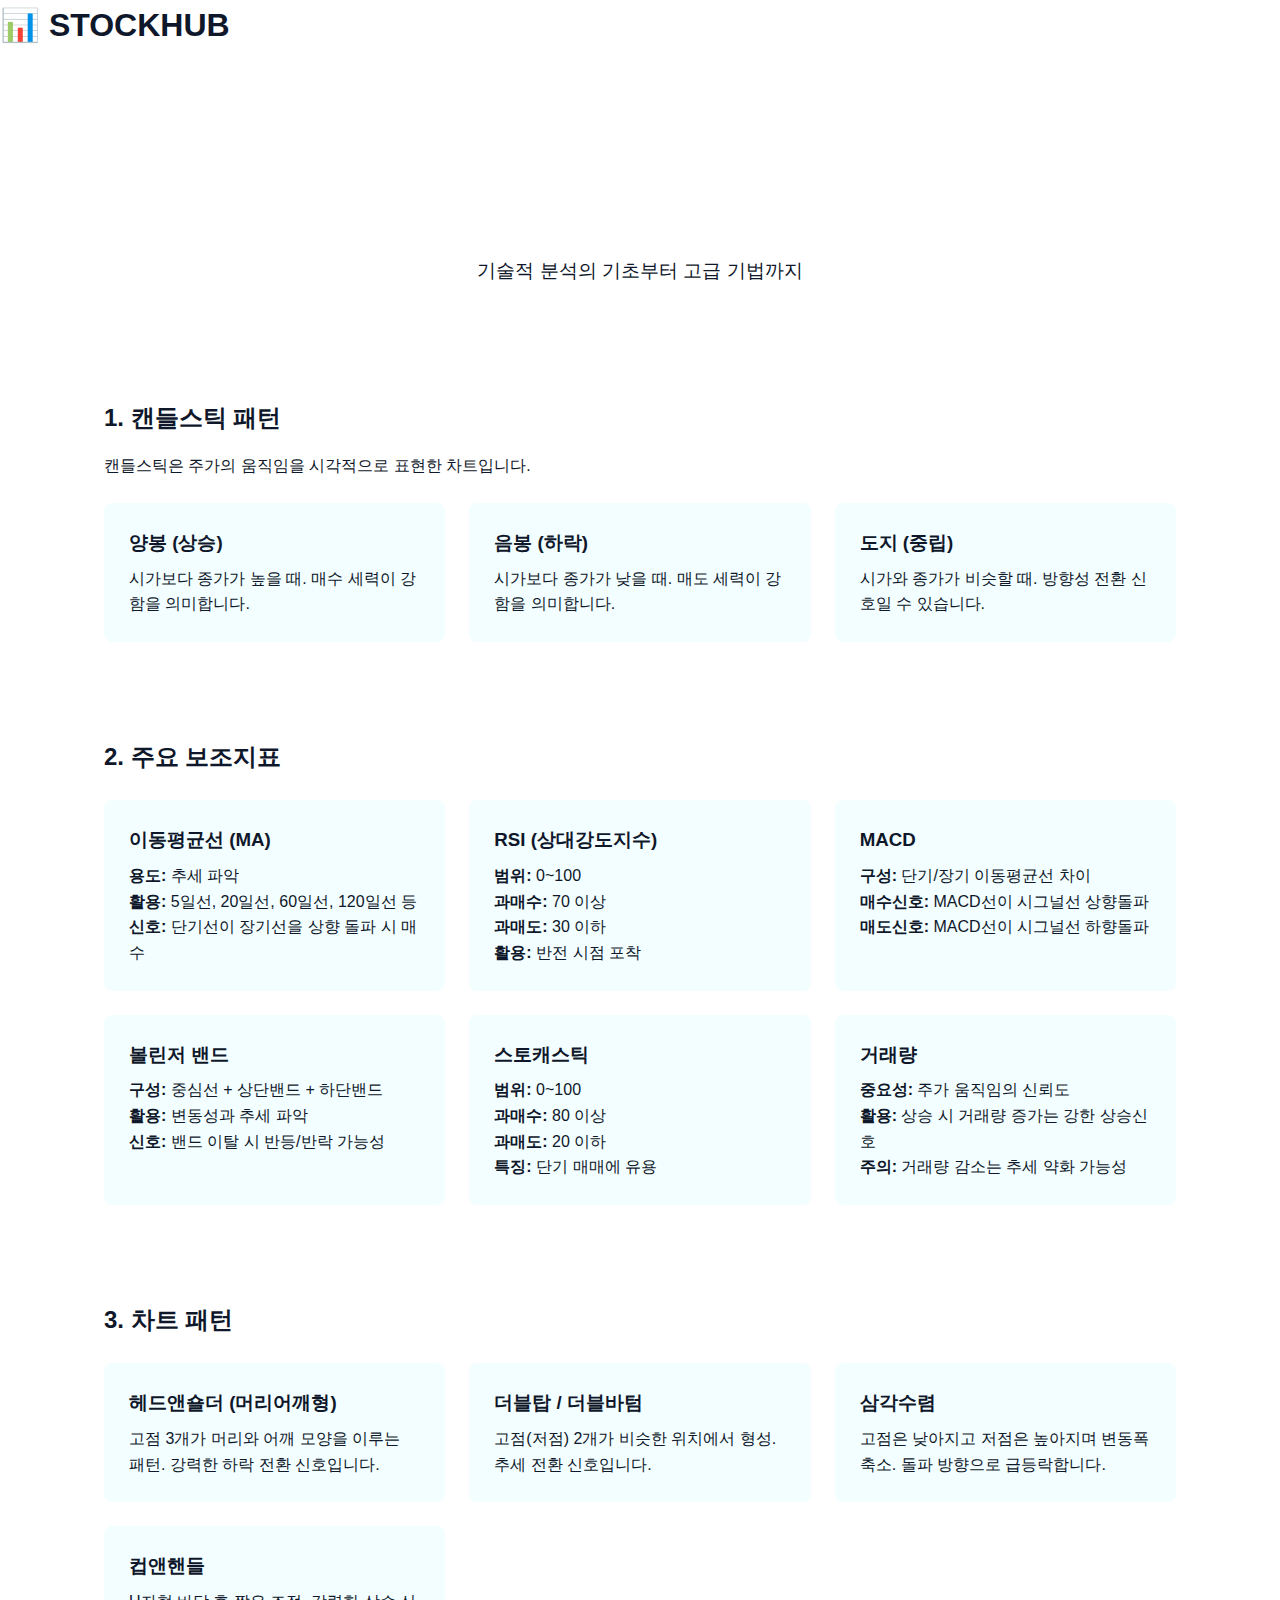
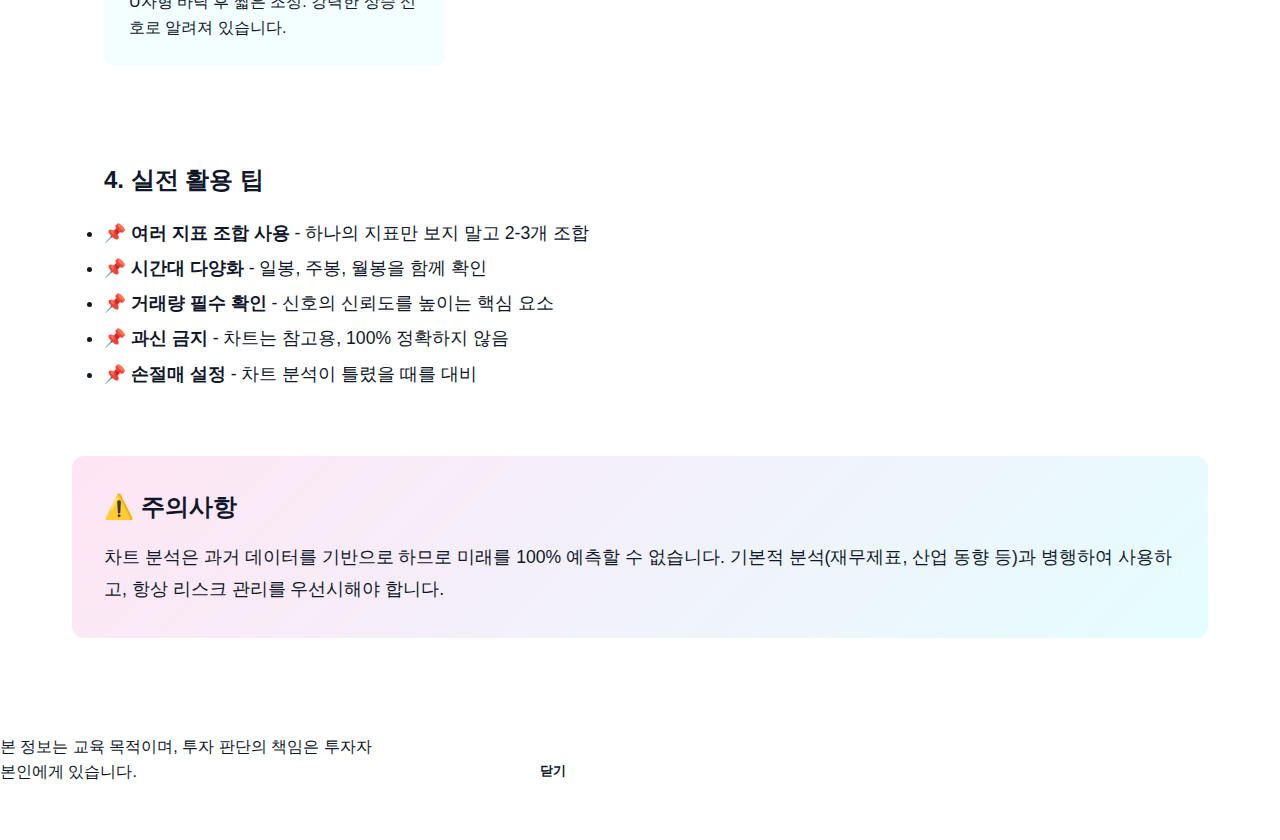
<file: chart-analysis.html>
<!DOCTYPE html>
<html lang="ko">
<head>
    <meta charset="UTF-8">
    <meta name="viewport" content="width=device-width, initial-scale=1.0">
    <title>차트 분석 | STOCKHUB</title>
    <link rel="stylesheet" href="styles.css">
    <link href="https://fonts.googleapis.com/css2?family=Orbitron:wght@400;600;700;900&family=Noto+Sans+KR:wght@300;400;500;700;900&display=swap" rel="stylesheet">
    <style>
        .strategy-content {
            max-width: 1200px;
            margin: 2rem auto;
            padding: 2rem;
        }
        .strategy-hero {
            background: linear-gradient(135deg, var(--bg-card) 0%, var(--bg-secondary) 100%);
            border: 1px solid var(--border-color);
            border-radius: 16px;
            padding: 3rem;
            margin-bottom: 2rem;
            text-align: center;
        }
        .strategy-hero h1 {
            font-family: var(--font-display);
            font-size: 3rem;
            margin-bottom: 1rem;
            background: linear-gradient(135deg, var(--accent-primary), var(--accent-secondary));
            -webkit-background-clip: text;
            -webkit-text-fill-color: transparent;
        }
        .content-section {
            background: var(--bg-card);
            border: 1px solid var(--border-color);
            border-radius: 12px;
            padding: 2rem;
            margin-bottom: 2rem;
        }
        .content-section h2 {
            font-family: var(--font-display);
            color: var(--accent-primary);
            margin-bottom: 1rem;
        }
        .indicator-list {
            display: grid;
            grid-template-columns: repeat(auto-fit, minmax(300px, 1fr));
            gap: 1.5rem;
            margin-top: 1.5rem;
        }
        .indicator-card {
            background: rgba(0, 240, 255, 0.05);
            padding: 1.5rem;
            border-radius: 8px;
            border: 1px solid rgba(255, 255, 255, 0.1);
        }
        .indicator-card h3 {
            color: var(--accent-primary);
            margin-bottom: 0.5rem;
        }
    </style>
</head>
<body>
    <div class="grain-overlay"></div>
    
    <header class="main-header">
        <div class="header-content">
            <h1 class="logo" onclick="window.location.href='index.html'" style="cursor: pointer;">
                <span class="logo-icon">📊</span>
                <span class="logo-text">STOCK<span class="logo-accent">HUB</span></span>
            </h1>
        </div>
    </header>

    <div class="strategy-content">
        <div class="strategy-hero">
            <h1>📈 차트 분석</h1>
            <p style="font-size: 1.2rem; color: var(--text-secondary);">기술적 분석의 기초부터 고급 기법까지</p>
        </div>

        <div class="content-section">
            <h2>1. 캔들스틱 패턴</h2>
            <p>캔들스틱은 주가의 움직임을 시각적으로 표현한 차트입니다.</p>
            
            <div class="indicator-list">
                <div class="indicator-card">
                    <h3>양봉 (상승)</h3>
                    <p>시가보다 종가가 높을 때. 매수 세력이 강함을 의미합니다.</p>
                </div>
                <div class="indicator-card">
                    <h3>음봉 (하락)</h3>
                    <p>시가보다 종가가 낮을 때. 매도 세력이 강함을 의미합니다.</p>
                </div>
                <div class="indicator-card">
                    <h3>도지 (중립)</h3>
                    <p>시가와 종가가 비슷할 때. 방향성 전환 신호일 수 있습니다.</p>
                </div>
            </div>
        </div>

        <div class="content-section">
            <h2>2. 주요 보조지표</h2>
            
            <div class="indicator-list">
                <div class="indicator-card">
                    <h3>이동평균선 (MA)</h3>
                    <p><strong>용도:</strong> 추세 파악<br>
                    <strong>활용:</strong> 5일선, 20일선, 60일선, 120일선 등<br>
                    <strong>신호:</strong> 단기선이 장기선을 상향 돌파 시 매수</p>
                </div>
                
                <div class="indicator-card">
                    <h3>RSI (상대강도지수)</h3>
                    <p><strong>범위:</strong> 0~100<br>
                    <strong>과매수:</strong> 70 이상<br>
                    <strong>과매도:</strong> 30 이하<br>
                    <strong>활용:</strong> 반전 시점 포착</p>
                </div>
                
                <div class="indicator-card">
                    <h3>MACD</h3>
                    <p><strong>구성:</strong> 단기/장기 이동평균선 차이<br>
                    <strong>매수신호:</strong> MACD선이 시그널선 상향돌파<br>
                    <strong>매도신호:</strong> MACD선이 시그널선 하향돌파</p>
                </div>
                
                <div class="indicator-card">
                    <h3>볼린저 밴드</h3>
                    <p><strong>구성:</strong> 중심선 + 상단밴드 + 하단밴드<br>
                    <strong>활용:</strong> 변동성과 추세 파악<br>
                    <strong>신호:</strong> 밴드 이탈 시 반등/반락 가능성</p>
                </div>
                
                <div class="indicator-card">
                    <h3>스토캐스틱</h3>
                    <p><strong>범위:</strong> 0~100<br>
                    <strong>과매수:</strong> 80 이상<br>
                    <strong>과매도:</strong> 20 이하<br>
                    <strong>특징:</strong> 단기 매매에 유용</p>
                </div>
                
                <div class="indicator-card">
                    <h3>거래량</h3>
                    <p><strong>중요성:</strong> 주가 움직임의 신뢰도<br>
                    <strong>활용:</strong> 상승 시 거래량 증가는 강한 상승신호<br>
                    <strong>주의:</strong> 거래량 감소는 추세 약화 가능성</p>
                </div>
            </div>
        </div>

        <div class="content-section">
            <h2>3. 차트 패턴</h2>
            
            <div class="indicator-list">
                <div class="indicator-card">
                    <h3>헤드앤숄더 (머리어깨형)</h3>
                    <p>고점 3개가 머리와 어깨 모양을 이루는 패턴. 강력한 하락 전환 신호입니다.</p>
                </div>
                
                <div class="indicator-card">
                    <h3>더블탑 / 더블바텀</h3>
                    <p>고점(저점) 2개가 비슷한 위치에서 형성. 추세 전환 신호입니다.</p>
                </div>
                
                <div class="indicator-card">
                    <h3>삼각수렴</h3>
                    <p>고점은 낮아지고 저점은 높아지며 변동폭 축소. 돌파 방향으로 급등락합니다.</p>
                </div>
                
                <div class="indicator-card">
                    <h3>컵앤핸들</h3>
                    <p>U자형 바닥 후 짧은 조정. 강력한 상승 신호로 알려져 있습니다.</p>
                </div>
            </div>
        </div>

        <div class="content-section">
            <h2>4. 실전 활용 팁</h2>
            <ul style="line-height: 2; font-size: 1.1rem;">
                <li>📌 <strong>여러 지표 조합 사용</strong> - 하나의 지표만 보지 말고 2-3개 조합</li>
                <li>📌 <strong>시간대 다양화</strong> - 일봉, 주봉, 월봉을 함께 확인</li>
                <li>📌 <strong>거래량 필수 확인</strong> - 신호의 신뢰도를 높이는 핵심 요소</li>
                <li>📌 <strong>과신 금지</strong> - 차트는 참고용, 100% 정확하지 않음</li>
                <li>📌 <strong>손절매 설정</strong> - 차트 분석이 틀렸을 때를 대비</li>
            </ul>
        </div>

        <div class="content-section" style="background: linear-gradient(135deg, rgba(255, 0, 153, 0.1) 0%, rgba(0, 240, 255, 0.1) 100%);">
            <h2>⚠️ 주의사항</h2>
            <p style="font-size: 1.1rem; line-height: 1.8;">
                차트 분석은 과거 데이터를 기반으로 하므로 미래를 100% 예측할 수 없습니다. 
                기본적 분석(재무제표, 산업 동향 등)과 병행하여 사용하고, 
                항상 리스크 관리를 우선시해야 합니다.
            </p>
        </div>
    </div>

    <footer class="main-footer">
        <div class="footer-content">
            <p>본 정보는 교육 목적이며, 투자 판단의 책임은 투자자 본인에게 있습니다.</p>
            <button onclick="window.close()" style="margin-top: 1rem; padding: 0.75rem 2rem; background: var(--accent-primary); color: var(--bg-primary); border: none; border-radius: 8px; cursor: pointer; font-weight: 700;">닫기</button>
        </div>
    </footer>
</body>
</html>
</file>
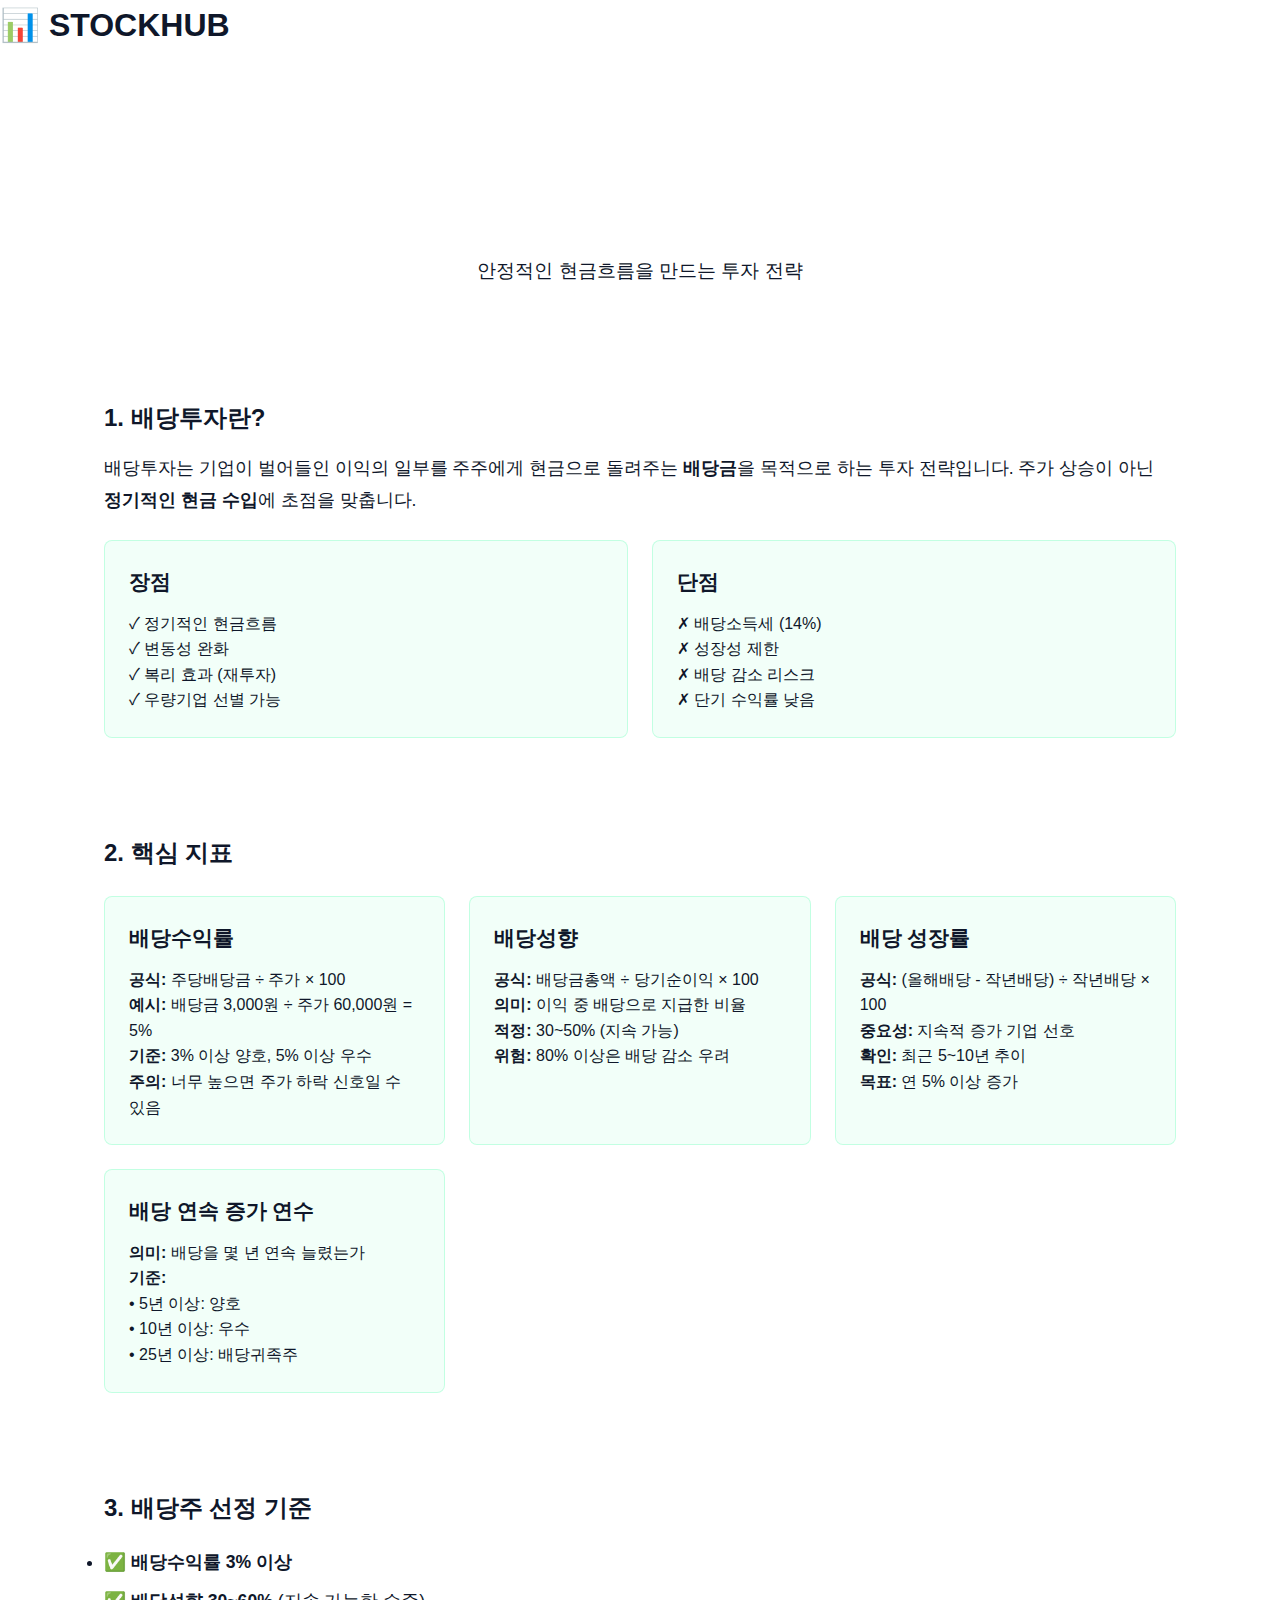
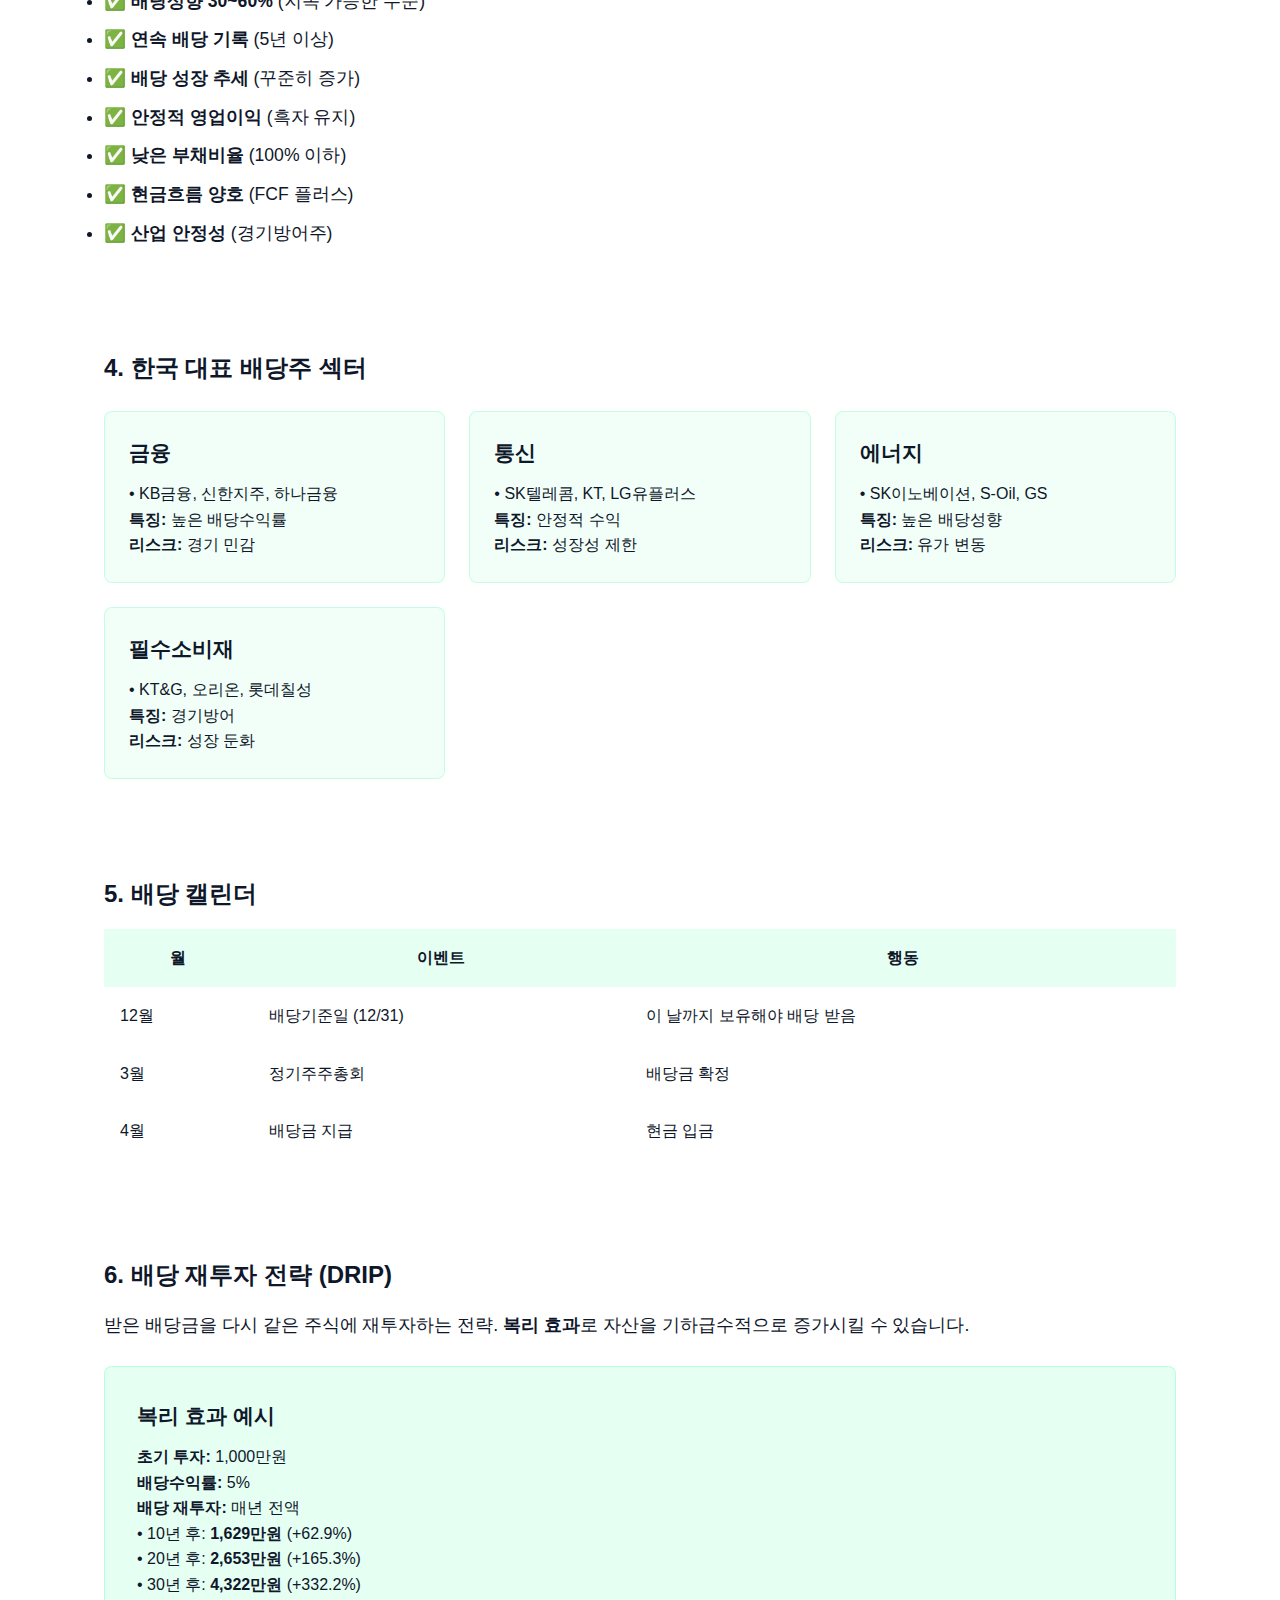
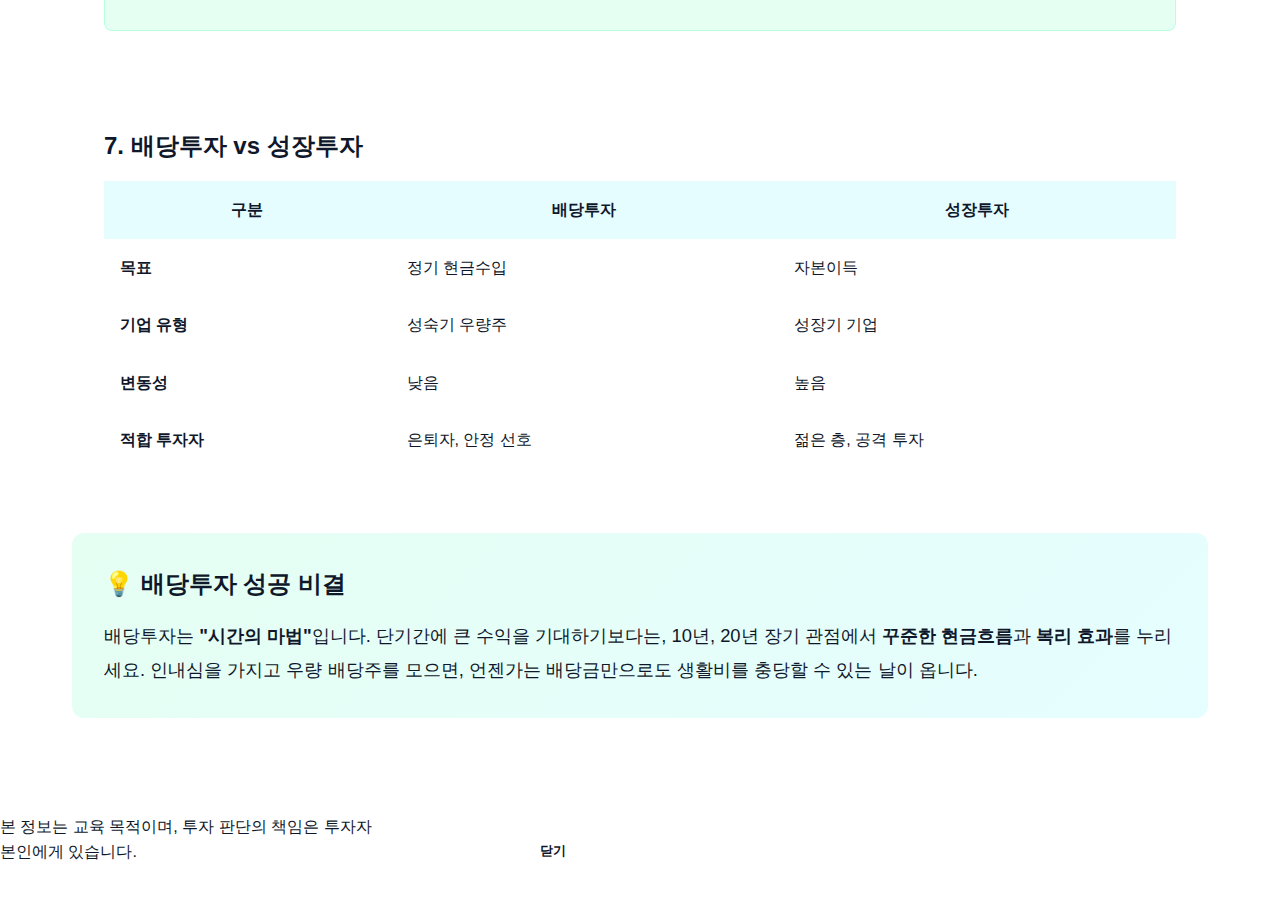
<file: dividend-investing.html>
<!DOCTYPE html>
<html lang="ko">
<head>
    <meta charset="UTF-8">
    <meta name="viewport" content="width=device-width, initial-scale=1.0">
    <title>배당투자 | STOCKHUB</title>
    <link rel="stylesheet" href="styles.css">
    <link href="https://fonts.googleapis.com/css2?family=Orbitron:wght@400;600;700;900&family=Noto+Sans+KR:wght@300;400;500;700;900&display=swap" rel="stylesheet">
    <style>
        .strategy-content { max-width: 1200px; margin: 2rem auto; padding: 2rem; }
        .strategy-hero { background: linear-gradient(135deg, var(--bg-card) 0%, var(--bg-secondary) 100%); border: 1px solid var(--border-color); border-radius: 16px; padding: 3rem; margin-bottom: 2rem; text-align: center; }
        .strategy-hero h1 { font-family: var(--font-display); font-size: 3rem; margin-bottom: 1rem; background: linear-gradient(135deg, var(--accent-success), var(--accent-primary)); -webkit-background-clip: text; -webkit-text-fill-color: transparent; }
        .content-section { background: var(--bg-card); border: 1px solid var(--border-color); border-radius: 12px; padding: 2rem; margin-bottom: 2rem; }
        .content-section h2 { font-family: var(--font-display); color: var(--accent-success); margin-bottom: 1rem; }
        .dividend-grid { display: grid; grid-template-columns: repeat(auto-fit, minmax(300px, 1fr)); gap: 1.5rem; margin-top: 1.5rem; }
        .dividend-card { background: rgba(0, 255, 136, 0.05); padding: 1.5rem; border-radius: 8px; border: 1px solid rgba(0, 255, 136, 0.2); }
        .dividend-card h3 { color: var(--accent-success); margin-bottom: 0.75rem; font-size: 1.3rem; }
    </style>
</head>
<body>
    <div class="grain-overlay"></div>
    <header class="main-header">
        <div class="header-content">
            <h1 class="logo" onclick="window.location.href='index.html'" style="cursor: pointer;">
                <span class="logo-icon">📊</span>
                <span class="logo-text">STOCK<span class="logo-accent">HUB</span></span>
            </h1>
        </div>
    </header>

    <div class="strategy-content">
        <div class="strategy-hero">
            <h1>💰 배당투자</h1>
            <p style="font-size: 1.2rem; color: var(--text-secondary);">안정적인 현금흐름을 만드는 투자 전략</p>
        </div>

        <div class="content-section">
            <h2>1. 배당투자란?</h2>
            <p style="font-size: 1.1rem; line-height: 1.8;">
                배당투자는 기업이 벌어들인 이익의 일부를 주주에게 현금으로 돌려주는 <strong>배당금</strong>을 목적으로 하는 투자 전략입니다. 
                주가 상승이 아닌 <strong>정기적인 현금 수입</strong>에 초점을 맞춥니다.
            </p>
            
            <div class="dividend-grid">
                <div class="dividend-card">
                    <h3>장점</h3>
                    <p>✓ 정기적인 현금흐름</p>
                    <p>✓ 변동성 완화</p>
                    <p>✓ 복리 효과 (재투자)</p>
                    <p>✓ 우량기업 선별 가능</p>
                </div>
                
                <div class="dividend-card">
                    <h3>단점</h3>
                    <p>✗ 배당소득세 (14%)</p>
                    <p>✗ 성장성 제한</p>
                    <p>✗ 배당 감소 리스크</p>
                    <p>✗ 단기 수익률 낮음</p>
                </div>
            </div>
        </div>

        <div class="content-section">
            <h2>2. 핵심 지표</h2>
            
            <div class="dividend-grid">
                <div class="dividend-card">
                    <h3>배당수익률</h3>
                    <p><strong>공식:</strong> 주당배당금 ÷ 주가 × 100</p>
                    <p><strong>예시:</strong> 배당금 3,000원 ÷ 주가 60,000원 = 5%</p>
                    <p><strong>기준:</strong> 3% 이상 양호, 5% 이상 우수</p>
                    <p><strong>주의:</strong> 너무 높으면 주가 하락 신호일 수 있음</p>
                </div>
                
                <div class="dividend-card">
                    <h3>배당성향</h3>
                    <p><strong>공식:</strong> 배당금총액 ÷ 당기순이익 × 100</p>
                    <p><strong>의미:</strong> 이익 중 배당으로 지급한 비율</p>
                    <p><strong>적정:</strong> 30~50% (지속 가능)</p>
                    <p><strong>위험:</strong> 80% 이상은 배당 감소 우려</p>
                </div>
                
                <div class="dividend-card">
                    <h3>배당 성장률</h3>
                    <p><strong>공식:</strong> (올해배당 - 작년배당) ÷ 작년배당 × 100</p>
                    <p><strong>중요성:</strong> 지속적 증가 기업 선호</p>
                    <p><strong>확인:</strong> 최근 5~10년 추이</p>
                    <p><strong>목표:</strong> 연 5% 이상 증가</p>
                </div>
                
                <div class="dividend-card">
                    <h3>배당 연속 증가 연수</h3>
                    <p><strong>의미:</strong> 배당을 몇 년 연속 늘렸는가</p>
                    <p><strong>기준:</strong></p>
                    <p>• 5년 이상: 양호</p>
                    <p>• 10년 이상: 우수</p>
                    <p>• 25년 이상: 배당귀족주</p>
                </div>
            </div>
        </div>

        <div class="content-section">
            <h2>3. 배당주 선정 기준</h2>
            
            <ul style="line-height: 2.2; font-size: 1.1rem;">
                <li>✅ <strong>배당수익률 3% 이상</strong></li>
                <li>✅ <strong>배당성향 30~60%</strong> (지속 가능한 수준)</li>
                <li>✅ <strong>연속 배당 기록</strong> (5년 이상)</li>
                <li>✅ <strong>배당 성장 추세</strong> (꾸준히 증가)</li>
                <li>✅ <strong>안정적 영업이익</strong> (흑자 유지)</li>
                <li>✅ <strong>낮은 부채비율</strong> (100% 이하)</li>
                <li>✅ <strong>현금흐름 양호</strong> (FCF 플러스)</li>
                <li>✅ <strong>산업 안정성</strong> (경기방어주)</li>
            </ul>
        </div>

        <div class="content-section">
            <h2>4. 한국 대표 배당주 섹터</h2>
            
            <div class="dividend-grid">
                <div class="dividend-card">
                    <h3>금융</h3>
                    <p>• KB금융, 신한지주, 하나금융</p>
                    <p><strong>특징:</strong> 높은 배당수익률</p>
                    <p><strong>리스크:</strong> 경기 민감</p>
                </div>
                
                <div class="dividend-card">
                    <h3>통신</h3>
                    <p>• SK텔레콤, KT, LG유플러스</p>
                    <p><strong>특징:</strong> 안정적 수익</p>
                    <p><strong>리스크:</strong> 성장성 제한</p>
                </div>
                
                <div class="dividend-card">
                    <h3>에너지</h3>
                    <p>• SK이노베이션, S-Oil, GS</p>
                    <p><strong>특징:</strong> 높은 배당성향</p>
                    <p><strong>리스크:</strong> 유가 변동</p>
                </div>
                
                <div class="dividend-card">
                    <h3>필수소비재</h3>
                    <p>• KT&G, 오리온, 롯데칠성</p>
                    <p><strong>특징:</strong> 경기방어</p>
                    <p><strong>리스크:</strong> 성장 둔화</p>
                </div>
            </div>
        </div>

        <div class="content-section">
            <h2>5. 배당 캘린더</h2>
            
            <table style="width: 100%; border-collapse: collapse; margin-top: 1rem;">
                <thead style="background: rgba(0, 255, 136, 0.1);">
                    <tr>
                        <th style="padding: 1rem; border: 1px solid var(--border-color);">월</th>
                        <th style="padding: 1rem; border: 1px solid var(--border-color);">이벤트</th>
                        <th style="padding: 1rem; border: 1px solid var(--border-color);">행동</th>
                    </tr>
                </thead>
                <tbody>
                    <tr>
                        <td style="padding: 1rem; border: 1px solid var(--border-color);">12월</td>
                        <td style="padding: 1rem; border: 1px solid var(--border-color);">배당기준일 (12/31)</td>
                        <td style="padding: 1rem; border: 1px solid var(--border-color);">이 날까지 보유해야 배당 받음</td>
                    </tr>
                    <tr>
                        <td style="padding: 1rem; border: 1px solid var(--border-color);">3월</td>
                        <td style="padding: 1rem; border: 1px solid var(--border-color);">정기주주총회</td>
                        <td style="padding: 1rem; border: 1px solid var(--border-color);">배당금 확정</td>
                    </tr>
                    <tr>
                        <td style="padding: 1rem; border: 1px solid var(--border-color);">4월</td>
                        <td style="padding: 1rem; border: 1px solid var(--border-color);">배당금 지급</td>
                        <td style="padding: 1rem; border: 1px solid var(--border-color);">현금 입금</td>
                    </tr>
                </tbody>
            </table>
        </div>

        <div class="content-section">
            <h2>6. 배당 재투자 전략 (DRIP)</h2>
            
            <p style="font-size: 1.1rem; line-height: 1.8; margin-bottom: 1.5rem;">
                받은 배당금을 다시 같은 주식에 재투자하는 전략. <strong>복리 효과</strong>로 자산을 기하급수적으로 증가시킬 수 있습니다.
            </p>
            
            <div class="dividend-card" style="background: rgba(0, 255, 136, 0.1); padding: 2rem;">
                <h3>복리 효과 예시</h3>
                <p><strong>초기 투자:</strong> 1,000만원</p>
                <p><strong>배당수익률:</strong> 5%</p>
                <p><strong>배당 재투자:</strong> 매년 전액</p>
                <p></p>
                <p>• 10년 후: <strong>1,629만원</strong> (+62.9%)</p>
                <p>• 20년 후: <strong>2,653만원</strong> (+165.3%)</p>
                <p>• 30년 후: <strong>4,322만원</strong> (+332.2%)</p>
            </div>
        </div>

        <div class="content-section">
            <h2>7. 배당투자 vs 성장투자</h2>
            
            <table style="width: 100%; border-collapse: collapse;">
                <thead style="background: rgba(0, 240, 255, 0.1);">
                    <tr>
                        <th style="padding: 1rem; border: 1px solid var(--border-color);">구분</th>
                        <th style="padding: 1rem; border: 1px solid var(--border-color);">배당투자</th>
                        <th style="padding: 1rem; border: 1px solid var(--border-color);">성장투자</th>
                    </tr>
                </thead>
                <tbody>
                    <tr>
                        <td style="padding: 1rem; border: 1px solid var(--border-color);"><strong>목표</strong></td>
                        <td style="padding: 1rem; border: 1px solid var(--border-color);">정기 현금수입</td>
                        <td style="padding: 1rem; border: 1px solid var(--border-color);">자본이득</td>
                    </tr>
                    <tr>
                        <td style="padding: 1rem; border: 1px solid var(--border-color);"><strong>기업 유형</strong></td>
                        <td style="padding: 1rem; border: 1px solid var(--border-color);">성숙기 우량주</td>
                        <td style="padding: 1rem; border: 1px solid var(--border-color);">성장기 기업</td>
                    </tr>
                    <tr>
                        <td style="padding: 1rem; border: 1px solid var(--border-color);"><strong>변동성</strong></td>
                        <td style="padding: 1rem; border: 1px solid var(--border-color);">낮음</td>
                        <td style="padding: 1rem; border: 1px solid var(--border-color);">높음</td>
                    </tr>
                    <tr>
                        <td style="padding: 1rem; border: 1px solid var(--border-color);"><strong>적합 투자자</strong></td>
                        <td style="padding: 1rem; border: 1px solid var(--border-color);">은퇴자, 안정 선호</td>
                        <td style="padding: 1rem; border: 1px solid var(--border-color);">젊은 층, 공격 투자</td>
                    </tr>
                </tbody>
            </table>
        </div>

        <div class="content-section" style="background: linear-gradient(135deg, rgba(0, 255, 136, 0.1) 0%, rgba(0, 240, 255, 0.1) 100%);">
            <h2>💡 배당투자 성공 비결</h2>
            <p style="font-size: 1.15rem; line-height: 1.8;">
                배당투자는 <strong>"시간의 마법"</strong>입니다. 
                단기간에 큰 수익을 기대하기보다는, 
                10년, 20년 장기 관점에서 <strong>꾸준한 현금흐름</strong>과 <strong>복리 효과</strong>를 누리세요. 
                인내심을 가지고 우량 배당주를 모으면, 
                언젠가는 배당금만으로도 생활비를 충당할 수 있는 날이 옵니다.
            </p>
        </div>
    </div>

    <footer class="main-footer">
        <div class="footer-content">
            <p>본 정보는 교육 목적이며, 투자 판단의 책임은 투자자 본인에게 있습니다.</p>
            <button onclick="window.close()" style="margin-top: 1rem; padding: 0.75rem 2rem; background: var(--accent-success); color: var(--bg-primary); border: none; border-radius: 8px; cursor: pointer; font-weight: 700;">닫기</button>
        </div>
    </footer>
</body>
</html>
</file>
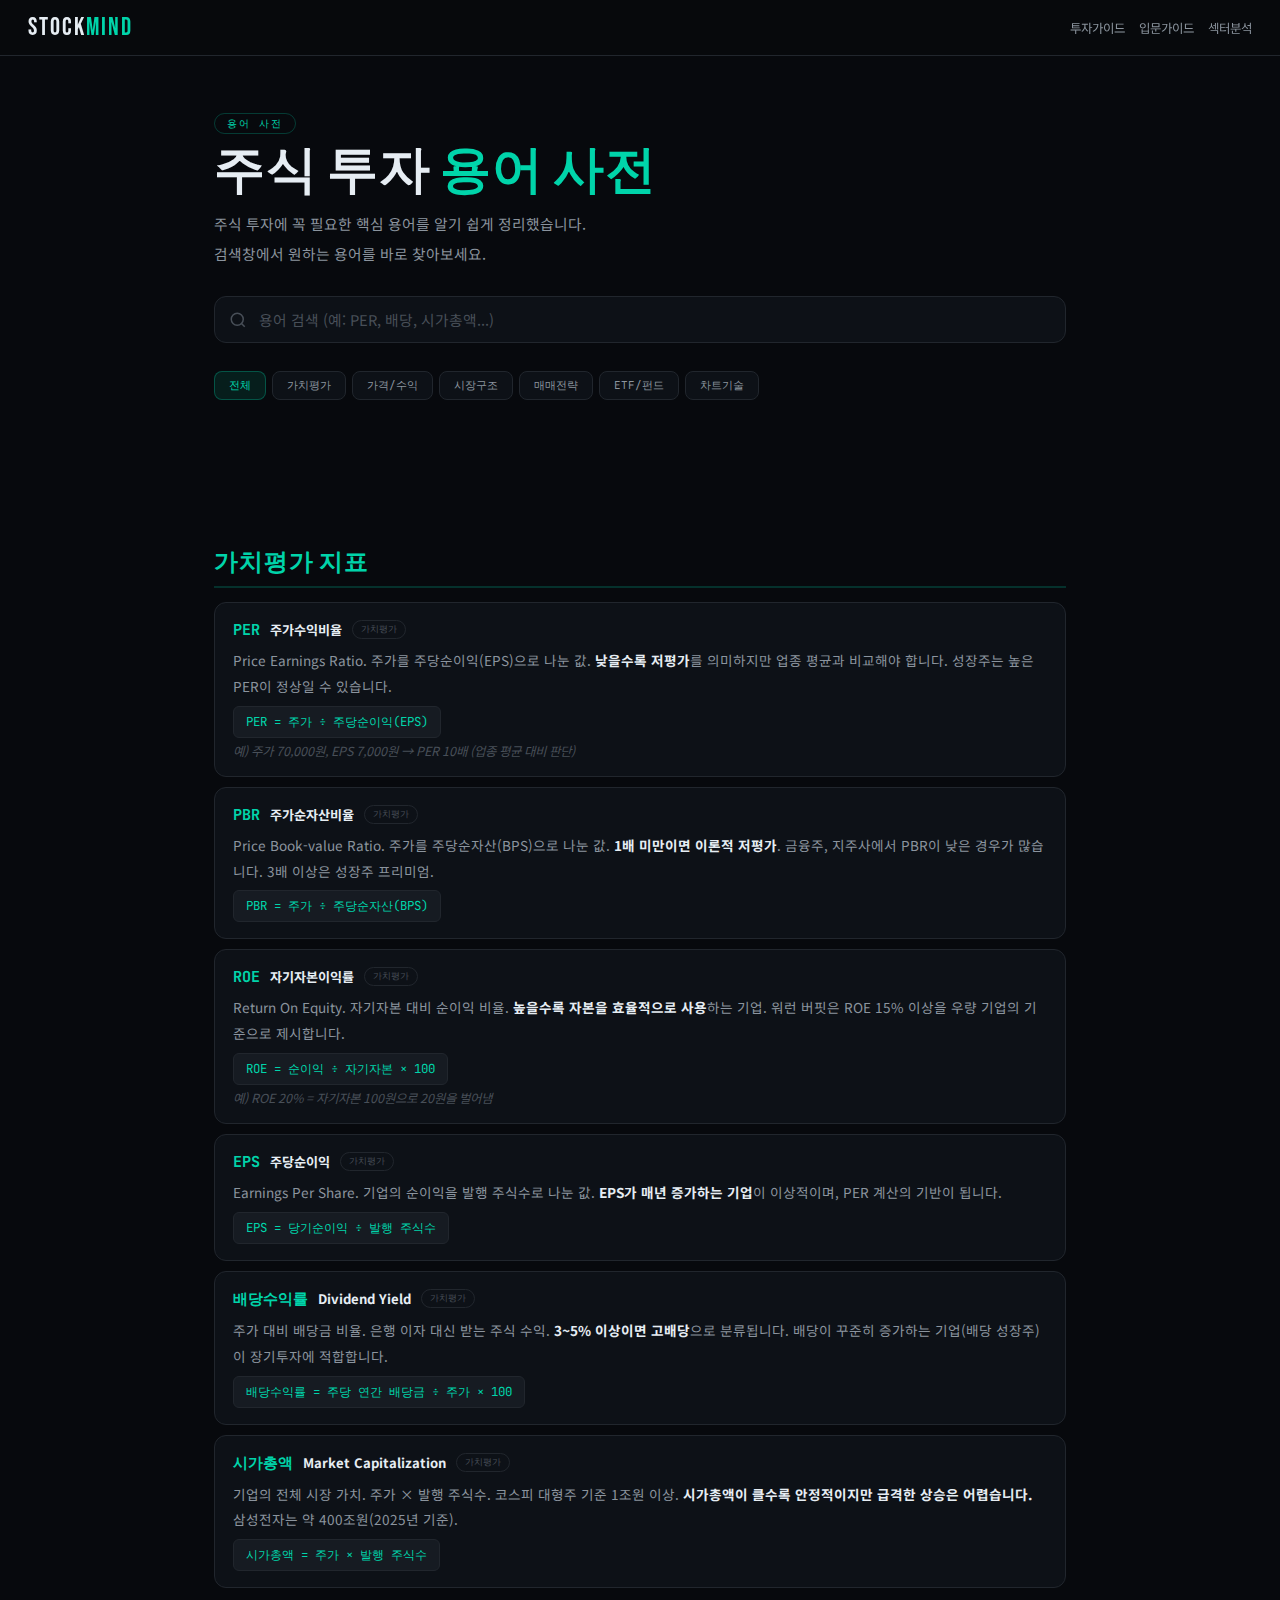
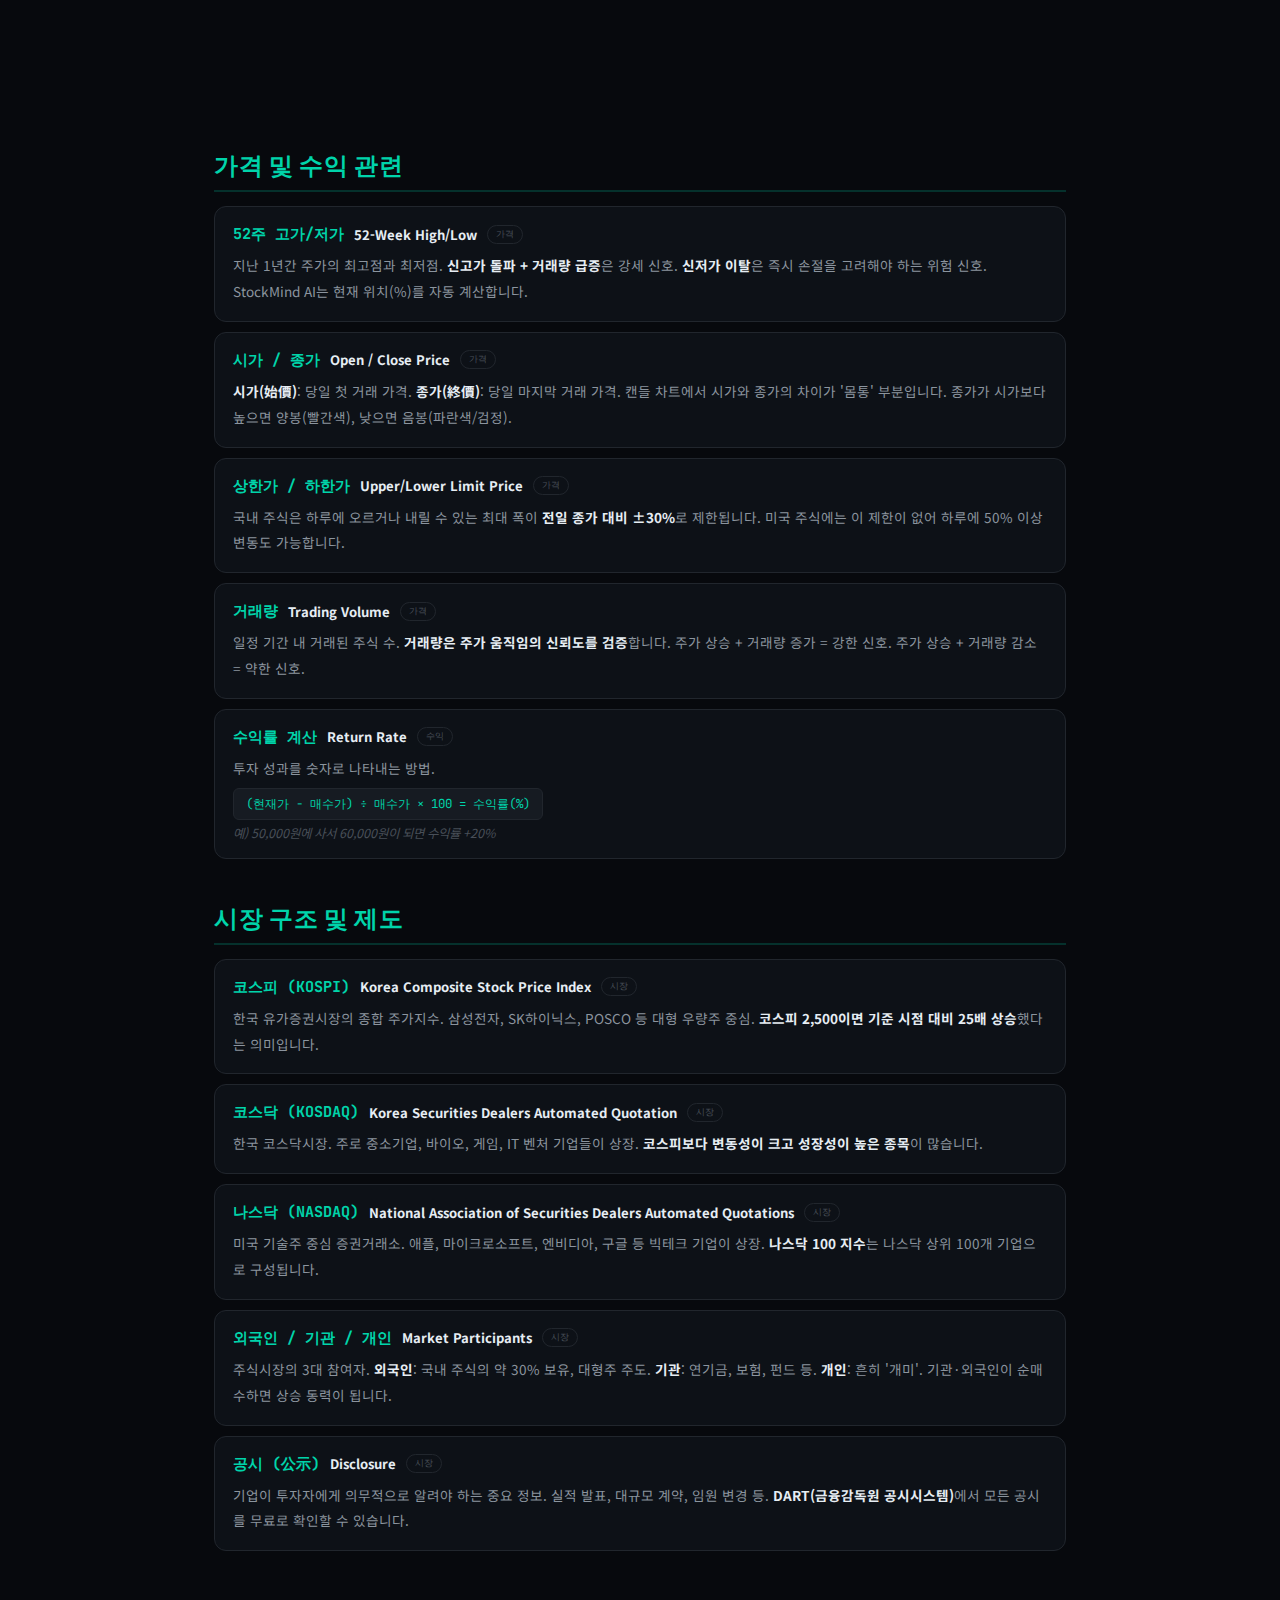
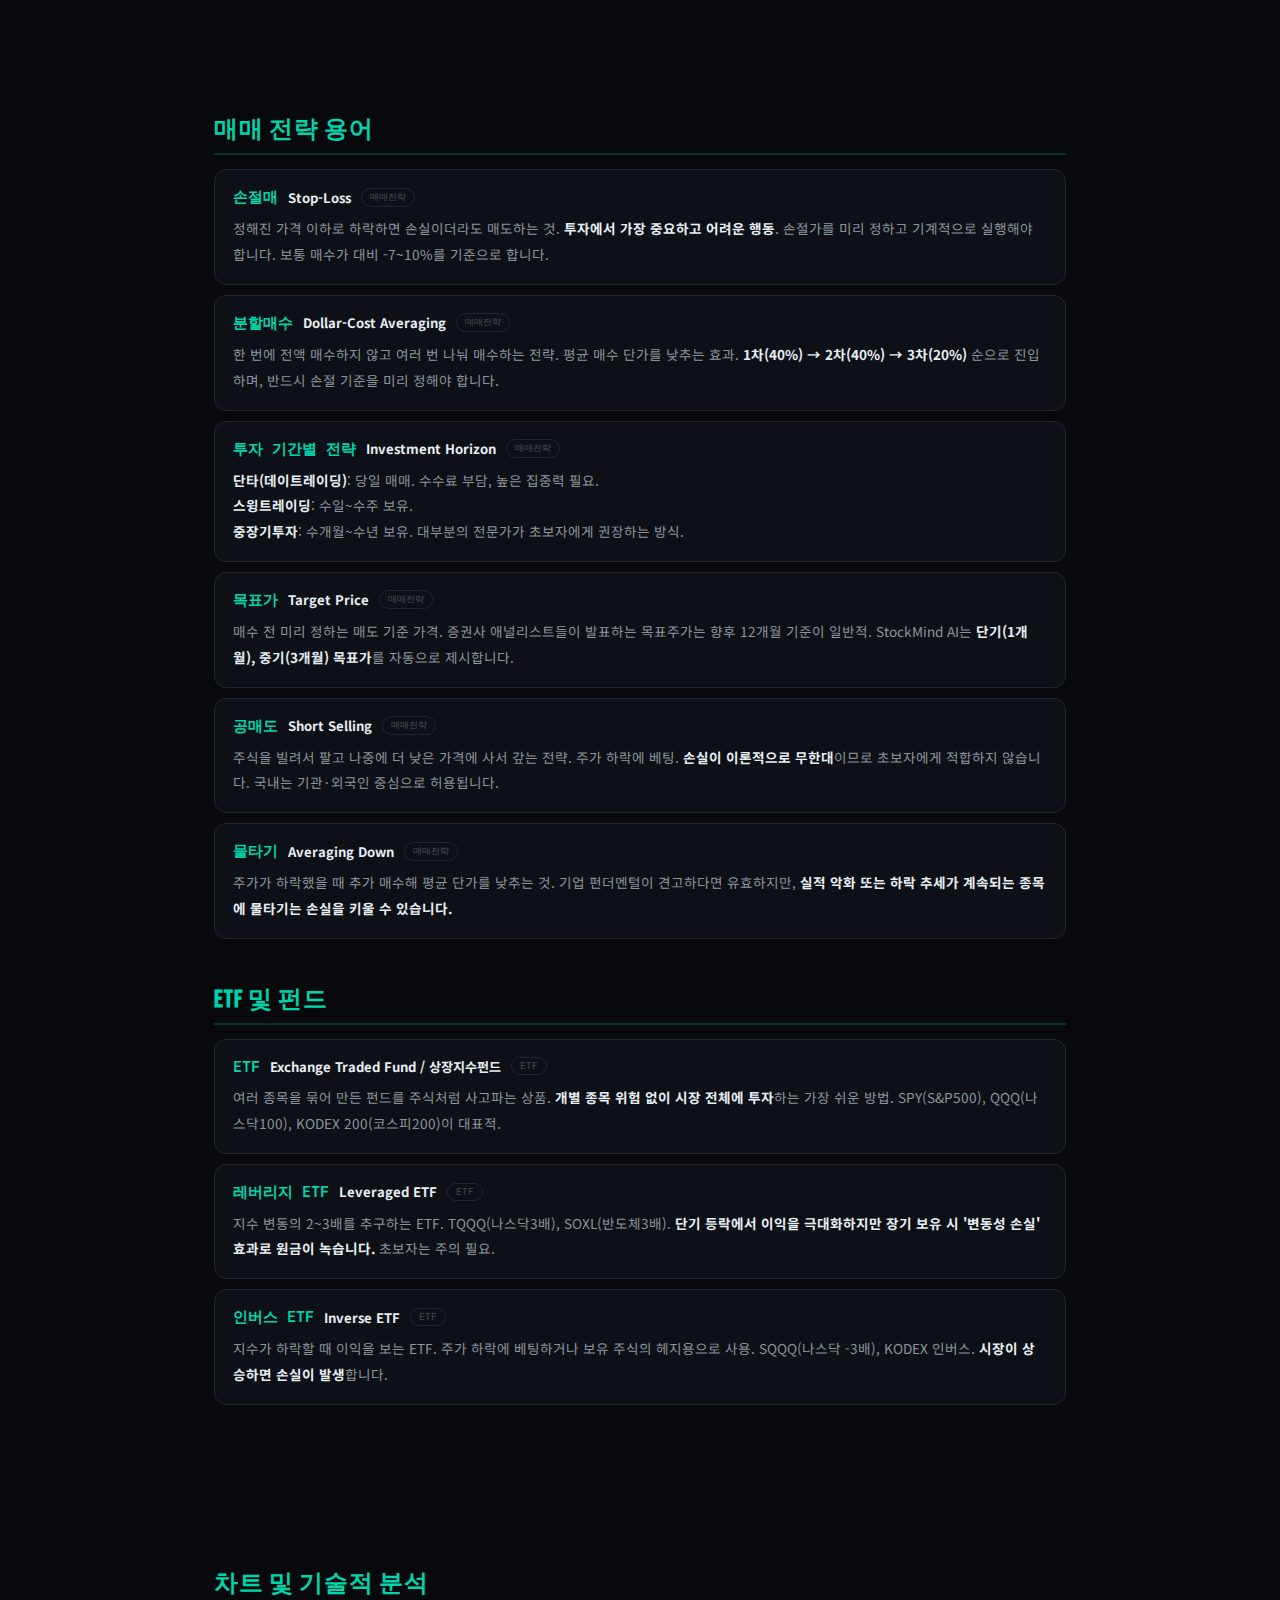
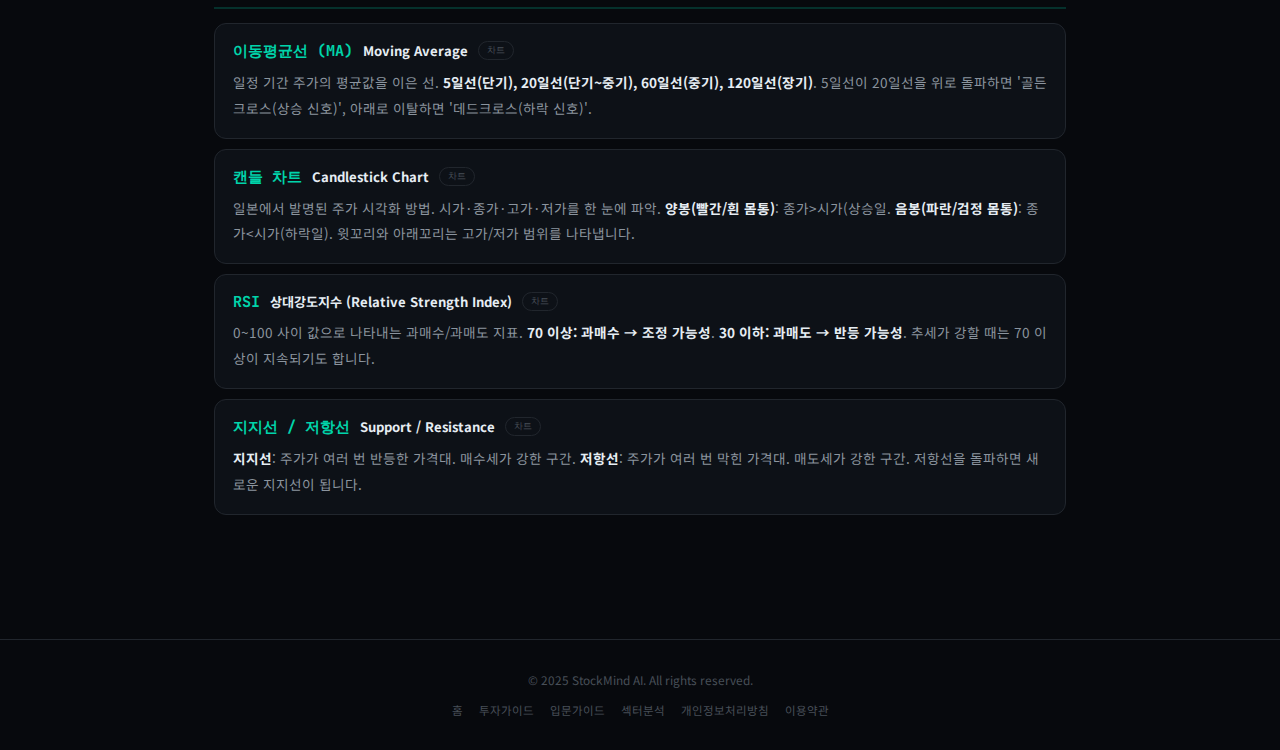
<file: glossary.html>
<!DOCTYPE html>
<html lang="ko">
<head>
<meta charset="UTF-8">
<meta name="viewport" content="width=device-width,initial-scale=1.0">
<title>주식 투자 용어 사전 완전판 — StockMind AI | A~Z 핵심 용어 총정리</title>
<meta name="description" content="주식 투자에 필요한 핵심 용어를 알기 쉽게 설명합니다. PER, PBR, ROE, EPS, 배당수익률, 시가총액, 코스피, 코스닥, 주가수익비율 등 100개 이상의 용어를 수록했습니다.">
<meta name="keywords" content="주식용어사전,PER뜻,PBR해석,ROE의미,EPS주당순이익,배당수익률,시가총액,코스피,코스닥,주식초보용어,투자용어">
<!-- Google Analytics -->
<script async src="https://www.googletagmanager.com/gtag/js?id=G-STOCKMIND01"></script>
<script>window.dataLayer=window.dataLayer||[];function gtag(){dataLayer.push(arguments);}gtag('js',new Date());gtag('config','G-STOCKMIND01');</script>
<!-- Google AdSense -->
<meta name="google-adsense-account" content="ca-pub-7938956361770773">
<script async src="https://pagead2.googlesyndication.com/pagead/js/adsbygoogle.js?client=ca-pub-7938956361770773" crossorigin="anonymous"></script>
<link href="https://fonts.googleapis.com/css2?family=Bebas+Neue&family=Noto+Sans+KR:wght@400;500;700&family=JetBrains+Mono:wght@400;700&display=swap" rel="stylesheet">
<style>
:root{--bg:#07090d;--bg2:#0d1117;--bg3:#161b22;--brd:#21262d;--acc:#00d4aa;--tx:#e6edf3;--tx2:#8b949e;--tx3:#484f58;--up:#3fb950;--dn:#f85149;--r:12px}
*,*::before,*::after{box-sizing:border-box;margin:0;padding:0}
body{background:var(--bg);color:var(--tx);font-family:'Noto Sans KR',sans-serif;min-height:100vh}
header{position:sticky;top:0;z-index:100;background:rgba(7,9,13,.96);backdrop-filter:blur(16px);border-bottom:1px solid var(--brd);display:flex;align-items:center;padding:0 28px;height:56px;gap:16px}
.logo{font-family:'Bebas Neue',sans-serif;font-size:1.55rem;letter-spacing:2px;text-decoration:none;color:var(--tx)}.logo span{color:var(--acc)}
.hnav{margin-left:auto;display:flex;gap:14px;align-items:center}
.hnav a{color:var(--tx2);font-size:.78rem;text-decoration:none;transition:color .2s}.hnav a:hover{color:var(--acc)}
main{max-width:900px;margin:0 auto;padding:52px 24px 80px}
.badge{display:inline-block;font-family:'JetBrains Mono',monospace;font-size:.65rem;letter-spacing:2px;text-transform:uppercase;color:var(--acc);border:1px solid rgba(0,212,170,.25);padding:2px 12px;border-radius:100px;margin-bottom:10px}
h1{font-family:'Bebas Neue',sans-serif;font-size:clamp(2.2rem,6vw,3.2rem);line-height:1.08;letter-spacing:1px;margin-bottom:10px}
h1 em{font-style:normal;color:var(--acc)}
.intro{color:var(--tx2);font-size:.92rem;line-height:2;margin-bottom:28px}
/* 검색 */
.srch{position:relative;margin-bottom:28px}
.srch input{width:100%;background:var(--bg2);border:1.5px solid var(--brd);border-radius:12px;padding:12px 18px 12px 44px;color:var(--tx);font-family:'Noto Sans KR',sans-serif;font-size:.92rem;outline:none;transition:border-color .2s}
.srch input:focus{border-color:var(--acc)}
.srch input::placeholder{color:var(--tx3)}
.srch-ic{position:absolute;left:15px;top:50%;transform:translateY(-50%);color:var(--tx3)}
/* 카테고리 탭 */
.cat-tabs{display:flex;gap:6px;flex-wrap:wrap;margin-bottom:28px}
.cat{background:var(--bg2);border:1px solid var(--brd);border-radius:8px;padding:6px 14px;font-family:'JetBrains Mono',monospace;font-size:.68rem;color:var(--tx2);cursor:pointer;transition:all .2s}
.cat:hover,.cat.active{background:rgba(0,212,170,.1);border-color:rgba(0,212,170,.3);color:var(--acc)}
/* 섹션 */
.term-section{margin-bottom:44px;scroll-margin-top:72px}
.term-section h2{font-family:'Bebas Neue',sans-serif;font-size:1.5rem;letter-spacing:1px;color:var(--acc);margin-bottom:14px;padding-bottom:8px;border-bottom:2px solid rgba(0,212,170,.2)}
/* 용어 카드 */
.term-grid{display:grid;gap:10px}
.term-card{background:var(--bg2);border:1px solid var(--brd);border-radius:var(--r);padding:16px 18px;transition:border-color .2s}
.term-card:hover{border-color:rgba(0,212,170,.25)}
.term-hd{display:flex;align-items:center;gap:10px;margin-bottom:8px;flex-wrap:wrap}
.term-name{font-family:'JetBrains Mono',monospace;font-size:.95rem;font-weight:700;color:var(--acc)}
.term-ko{font-size:.82rem;font-weight:700;color:var(--tx)}
.term-tag{font-family:'JetBrains Mono',monospace;font-size:.58rem;padding:2px 8px;border-radius:100px;border:1px solid var(--brd);color:var(--tx3)}
.term-body p{color:var(--tx2);font-size:.85rem;line-height:1.9}
.term-body p strong{color:var(--tx)}
.term-body .formula{font-family:'JetBrains Mono',monospace;font-size:.78rem;background:var(--bg3);border:1px solid var(--brd);border-radius:6px;padding:6px 12px;color:var(--acc);margin-top:6px;display:inline-block}
.term-body .ex{font-size:.78rem;color:var(--tx3);margin-top:4px;font-style:italic}
/* 광고 */
.ad-slot{width:100%;min-height:90px;margin:28px 0}
/* 숨김 처리 */
.term-card.hidden{display:none}
footer{text-align:center;padding:28px;border-top:1px solid var(--brd);color:var(--tx3);font-size:.74rem;line-height:2}
footer nav{display:flex;gap:16px;justify-content:center;flex-wrap:wrap;margin-top:8px}
footer nav a{color:var(--tx3);text-decoration:none;font-size:.72rem;transition:color .2s}
footer nav a:hover{color:var(--acc)}
</style>
</head>
<body>
<header>
  <a href="/" class="logo">STOCK<span>MIND</span></a>
  <nav class="hnav">
    <a href="/guide.html">투자가이드</a>
    <a href="/beginner.html">입문가이드</a>
    <a href="/sector.html">섹터분석</a>
  </nav>
</header>
<main>
  <div class="badge">용어 사전</div>
  <h1>주식 투자 <em>용어 사전</em></h1>
  <p class="intro">주식 투자에 꼭 필요한 핵심 용어를 알기 쉽게 정리했습니다.<br>검색창에서 원하는 용어를 바로 찾아보세요.</p>

  <!-- 검색 -->
  <div class="srch">
    <svg class="srch-ic" viewBox="0 0 24 24" fill="none" stroke="currentColor" stroke-width="2" width="18" height="18"><circle cx="11" cy="11" r="8"/><path d="m21 21-4.35-4.35"/></svg>
    <input type="text" id="searchInput" placeholder="용어 검색 (예: PER, 배당, 시가총액...)" oninput="filterTerms(this.value)">
  </div>

  <!-- 카테고리 탭 -->
  <div class="cat-tabs">
    <button class="cat active" onclick="filterCat('all',this)">전체</button>
    <button class="cat" onclick="filterCat('valuation',this)">가치평가</button>
    <button class="cat" onclick="filterCat('price',this)">가격/수익</button>
    <button class="cat" onclick="filterCat('market',this)">시장구조</button>
    <button class="cat" onclick="filterCat('trade',this)">매매전략</button>
    <button class="cat" onclick="filterCat('etf',this)">ETF/펀드</button>
    <button class="cat" onclick="filterCat('chart',this)">차트기술</button>
  </div>

  <div class="ad-slot">
    <ins class="adsbygoogle" style="display:block" data-ad-format="autorelaxed" data-ad-client="ca-pub-7938956361770773" data-ad-slot="5368010468"></ins>
    <script>(adsbygoogle = window.adsbygoogle || []).push({});</script>
  </div>

  <!-- 가치평가 -->
  <section class="term-section" id="valuation">
    <h2>가치평가 지표</h2>
    <div class="term-grid">
      <div class="term-card" data-cat="valuation" data-kw="per 주가수익비율 price earnings">
        <div class="term-hd"><span class="term-name">PER</span><span class="term-ko">주가수익비율</span><span class="term-tag">가치평가</span></div>
        <div class="term-body"><p>Price Earnings Ratio. 주가를 주당순이익(EPS)으로 나눈 값. <strong>낮을수록 저평가</strong>를 의미하지만 업종 평균과 비교해야 합니다. 성장주는 높은 PER이 정상일 수 있습니다.</p><div class="formula">PER = 주가 ÷ 주당순이익(EPS)</div><div class="ex">예) 주가 70,000원, EPS 7,000원 → PER 10배 (업종 평균 대비 판단)</div></div>
      </div>
      <div class="term-card" data-cat="valuation" data-kw="pbr 주가순자산비율 book value">
        <div class="term-hd"><span class="term-name">PBR</span><span class="term-ko">주가순자산비율</span><span class="term-tag">가치평가</span></div>
        <div class="term-body"><p>Price Book-value Ratio. 주가를 주당순자산(BPS)으로 나눈 값. <strong>1배 미만이면 이론적 저평가</strong>. 금융주, 지주사에서 PBR이 낮은 경우가 많습니다. 3배 이상은 성장주 프리미엄.</p><div class="formula">PBR = 주가 ÷ 주당순자산(BPS)</div></div>
      </div>
      <div class="term-card" data-cat="valuation" data-kw="roe 자기자본이익률 return equity">
        <div class="term-hd"><span class="term-name">ROE</span><span class="term-ko">자기자본이익률</span><span class="term-tag">가치평가</span></div>
        <div class="term-body"><p>Return On Equity. 자기자본 대비 순이익 비율. <strong>높을수록 자본을 효율적으로 사용</strong>하는 기업. 워런 버핏은 ROE 15% 이상을 우량 기업의 기준으로 제시합니다.</p><div class="formula">ROE = 순이익 ÷ 자기자본 × 100</div><div class="ex">예) ROE 20% = 자기자본 100원으로 20원을 벌어냄</div></div>
      </div>
      <div class="term-card" data-cat="valuation" data-kw="eps 주당순이익 earning per share">
        <div class="term-hd"><span class="term-name">EPS</span><span class="term-ko">주당순이익</span><span class="term-tag">가치평가</span></div>
        <div class="term-body"><p>Earnings Per Share. 기업의 순이익을 발행 주식수로 나눈 값. <strong>EPS가 매년 증가하는 기업</strong>이 이상적이며, PER 계산의 기반이 됩니다.</p><div class="formula">EPS = 당기순이익 ÷ 발행 주식수</div></div>
      </div>
      <div class="term-card" data-cat="valuation" data-kw="배당수익률 dividend yield 배당">
        <div class="term-hd"><span class="term-name">배당수익률</span><span class="term-ko">Dividend Yield</span><span class="term-tag">가치평가</span></div>
        <div class="term-body"><p>주가 대비 배당금 비율. 은행 이자 대신 받는 주식 수익. <strong>3~5% 이상이면 고배당</strong>으로 분류됩니다. 배당이 꾸준히 증가하는 기업(배당 성장주)이 장기투자에 적합합니다.</p><div class="formula">배당수익률 = 주당 연간 배당금 ÷ 주가 × 100</div></div>
      </div>
      <div class="term-card" data-cat="valuation" data-kw="시가총액 market cap 기업가치">
        <div class="term-hd"><span class="term-name">시가총액</span><span class="term-ko">Market Capitalization</span><span class="term-tag">가치평가</span></div>
        <div class="term-body"><p>기업의 전체 시장 가치. 주가 × 발행 주식수. 코스피 대형주 기준 1조원 이상. <strong>시가총액이 클수록 안정적이지만 급격한 상승은 어렵습니다.</strong> 삼성전자는 약 400조원(2025년 기준).</p><div class="formula">시가총액 = 주가 × 발행 주식수</div></div>
      </div>
    </div>
  </section>

  <div class="ad-slot">
    <ins class="adsbygoogle" style="display:block" data-ad-format="autorelaxed" data-ad-client="ca-pub-7938956361770773" data-ad-slot="3808518808"></ins>
    <script>(adsbygoogle = window.adsbygoogle || []).push({});</script>
  </div>

  <!-- 가격/수익 -->
  <section class="term-section" id="price">
    <h2>가격 및 수익 관련</h2>
    <div class="term-grid">
      <div class="term-card" data-cat="price" data-kw="52주 고가 저가 신고가 신저가">
        <div class="term-hd"><span class="term-name">52주 고가/저가</span><span class="term-ko">52-Week High/Low</span><span class="term-tag">가격</span></div>
        <div class="term-body"><p>지난 1년간 주가의 최고점과 최저점. <strong>신고가 돌파 + 거래량 급증</strong>은 강세 신호. <strong>신저가 이탈</strong>은 즉시 손절을 고려해야 하는 위험 신호. StockMind AI는 현재 위치(%)를 자동 계산합니다.</p></div>
      </div>
      <div class="term-card" data-cat="price" data-kw="시가 종가 고가 저가 ohlc">
        <div class="term-hd"><span class="term-name">시가 / 종가</span><span class="term-ko">Open / Close Price</span><span class="term-tag">가격</span></div>
        <div class="term-body"><p><strong>시가(始價)</strong>: 당일 첫 거래 가격. <strong>종가(終價)</strong>: 당일 마지막 거래 가격. 캔들 차트에서 시가와 종가의 차이가 '몸통' 부분입니다. 종가가 시가보다 높으면 양봉(빨간색), 낮으면 음봉(파란색/검정).</p></div>
      </div>
      <div class="term-card" data-cat="price" data-kw="등락률 상한가 하한가 상승 하락">
        <div class="term-hd"><span class="term-name">상한가 / 하한가</span><span class="term-ko">Upper/Lower Limit Price</span><span class="term-tag">가격</span></div>
        <div class="term-body"><p>국내 주식은 하루에 오르거나 내릴 수 있는 최대 폭이 <strong>전일 종가 대비 ±30%</strong>로 제한됩니다. 미국 주식에는 이 제한이 없어 하루에 50% 이상 변동도 가능합니다.</p></div>
      </div>
      <div class="term-card" data-cat="price" data-kw="거래량 volume 유동성">
        <div class="term-hd"><span class="term-name">거래량</span><span class="term-ko">Trading Volume</span><span class="term-tag">가격</span></div>
        <div class="term-body"><p>일정 기간 내 거래된 주식 수. <strong>거래량은 주가 움직임의 신뢰도를 검증</strong>합니다. 주가 상승 + 거래량 증가 = 강한 신호. 주가 상승 + 거래량 감소 = 약한 신호.</p></div>
      </div>
      <div class="term-card" data-cat="price" data-kw="수익률 수익 손익 손실">
        <div class="term-hd"><span class="term-name">수익률 계산</span><span class="term-ko">Return Rate</span><span class="term-tag">수익</span></div>
        <div class="term-body"><p>투자 성과를 숫자로 나타내는 방법.<div class="formula">(현재가 - 매수가) ÷ 매수가 × 100 = 수익률(%)</div><div class="ex">예) 50,000원에 사서 60,000원이 되면 수익률 +20%</div></p></div>
      </div>
    </div>
  </section>

  <!-- 시장 구조 -->
  <section class="term-section" id="market">
    <h2>시장 구조 및 제도</h2>
    <div class="term-grid">
      <div class="term-card" data-cat="market" data-kw="코스피 kospi 유가증권시장">
        <div class="term-hd"><span class="term-name">코스피 (KOSPI)</span><span class="term-ko">Korea Composite Stock Price Index</span><span class="term-tag">시장</span></div>
        <div class="term-body"><p>한국 유가증권시장의 종합 주가지수. 삼성전자, SK하이닉스, POSCO 등 대형 우량주 중심. <strong>코스피 2,500이면 기준 시점 대비 25배 상승</strong>했다는 의미입니다.</p></div>
      </div>
      <div class="term-card" data-cat="market" data-kw="코스닥 kosdaq 벤처 성장주">
        <div class="term-hd"><span class="term-name">코스닥 (KOSDAQ)</span><span class="term-ko">Korea Securities Dealers Automated Quotation</span><span class="term-tag">시장</span></div>
        <div class="term-body"><p>한국 코스닥시장. 주로 중소기업, 바이오, 게임, IT 벤처 기업들이 상장. <strong>코스피보다 변동성이 크고 성장성이 높은 종목</strong>이 많습니다.</p></div>
      </div>
      <div class="term-card" data-cat="market" data-kw="나스닥 nasdaq 미국주식">
        <div class="term-hd"><span class="term-name">나스닥 (NASDAQ)</span><span class="term-ko">National Association of Securities Dealers Automated Quotations</span><span class="term-tag">시장</span></div>
        <div class="term-body"><p>미국 기술주 중심 증권거래소. 애플, 마이크로소프트, 엔비디아, 구글 등 빅테크 기업이 상장. <strong>나스닥 100 지수</strong>는 나스닥 상위 100개 기업으로 구성됩니다.</p></div>
      </div>
      <div class="term-card" data-cat="market" data-kw="외국인 기관 개인 수급">
        <div class="term-hd"><span class="term-name">외국인 / 기관 / 개인</span><span class="term-ko">Market Participants</span><span class="term-tag">시장</span></div>
        <div class="term-body"><p>주식시장의 3대 참여자. <strong>외국인</strong>: 국내 주식의 약 30% 보유, 대형주 주도. <strong>기관</strong>: 연기금, 보험, 펀드 등. <strong>개인</strong>: 흔히 '개미'. 기관·외국인이 순매수하면 상승 동력이 됩니다.</p></div>
      </div>
      <div class="term-card" data-cat="market" data-kw="공시 ir 재무제표 사업보고서">
        <div class="term-hd"><span class="term-name">공시 (公示)</span><span class="term-ko">Disclosure</span><span class="term-tag">시장</span></div>
        <div class="term-body"><p>기업이 투자자에게 의무적으로 알려야 하는 중요 정보. 실적 발표, 대규모 계약, 임원 변경 등. <strong>DART(금융감독원 공시시스템)</strong>에서 모든 공시를 무료로 확인할 수 있습니다.</p></div>
      </div>
    </div>
  </section>

  <div class="ad-slot">
    <ins class="adsbygoogle" style="display:block" data-ad-format="autorelaxed" data-ad-client="ca-pub-7938956361770773" data-ad-slot="5368010468"></ins>
    <script>(adsbygoogle = window.adsbygoogle || []).push({});</script>
  </div>

  <!-- 매매 전략 -->
  <section class="term-section" id="trade">
    <h2>매매 전략 용어</h2>
    <div class="term-grid">
      <div class="term-card" data-cat="trade" data-kw="손절 손절매 stop loss">
        <div class="term-hd"><span class="term-name">손절매</span><span class="term-ko">Stop-Loss</span><span class="term-tag">매매전략</span></div>
        <div class="term-body"><p>정해진 가격 이하로 하락하면 손실이더라도 매도하는 것. <strong>투자에서 가장 중요하고 어려운 행동</strong>. 손절가를 미리 정하고 기계적으로 실행해야 합니다. 보통 매수가 대비 -7~10%를 기준으로 합니다.</p></div>
      </div>
      <div class="term-card" data-cat="trade" data-kw="분할매수 물타기 평단가">
        <div class="term-hd"><span class="term-name">분할매수</span><span class="term-ko">Dollar-Cost Averaging</span><span class="term-tag">매매전략</span></div>
        <div class="term-body"><p>한 번에 전액 매수하지 않고 여러 번 나눠 매수하는 전략. 평균 매수 단가를 낮추는 효과. <strong>1차(40%) → 2차(40%) → 3차(20%)</strong> 순으로 진입하며, 반드시 손절 기준을 미리 정해야 합니다.</p></div>
      </div>
      <div class="term-card" data-cat="trade" data-kw="장기투자 단기투자 스윙 데이트레이딩">
        <div class="term-hd"><span class="term-name">투자 기간별 전략</span><span class="term-ko">Investment Horizon</span><span class="term-tag">매매전략</span></div>
        <div class="term-body"><p><strong>단타(데이트레이딩)</strong>: 당일 매매. 수수료 부담, 높은 집중력 필요.<br><strong>스윙트레이딩</strong>: 수일~수주 보유.<br><strong>중장기투자</strong>: 수개월~수년 보유. 대부분의 전문가가 초보자에게 권장하는 방식.</p></div>
      </div>
      <div class="term-card" data-cat="trade" data-kw="목표가 타겟가 매도시점">
        <div class="term-hd"><span class="term-name">목표가</span><span class="term-ko">Target Price</span><span class="term-tag">매매전략</span></div>
        <div class="term-body"><p>매수 전 미리 정하는 매도 기준 가격. 증권사 애널리스트들이 발표하는 목표주가는 향후 12개월 기준이 일반적. StockMind AI는 <strong>단기(1개월), 중기(3개월) 목표가</strong>를 자동으로 제시합니다.</p></div>
      </div>
      <div class="term-card" data-cat="trade" data-kw="공매도 숏 short selling">
        <div class="term-hd"><span class="term-name">공매도</span><span class="term-ko">Short Selling</span><span class="term-tag">매매전략</span></div>
        <div class="term-body"><p>주식을 빌려서 팔고 나중에 더 낮은 가격에 사서 갚는 전략. 주가 하락에 베팅. <strong>손실이 이론적으로 무한대</strong>이므로 초보자에게 적합하지 않습니다. 국내는 기관·외국인 중심으로 허용됩니다.</p></div>
      </div>
      <div class="term-card" data-cat="trade" data-kw="물타기 추가매수 평균단가">
        <div class="term-hd"><span class="term-name">물타기</span><span class="term-ko">Averaging Down</span><span class="term-tag">매매전략</span></div>
        <div class="term-body"><p>주가가 하락했을 때 추가 매수해 평균 단가를 낮추는 것. 기업 펀더멘털이 견고하다면 유효하지만, <strong>실적 악화 또는 하락 추세가 계속되는 종목에 물타기는 손실을 키울 수 있습니다.</strong></p></div>
      </div>
    </div>
  </section>

  <!-- ETF -->
  <section class="term-section" id="etf">
    <h2>ETF 및 펀드</h2>
    <div class="term-grid">
      <div class="term-card" data-cat="etf" data-kw="etf 상장지수펀드 spy qqq">
        <div class="term-hd"><span class="term-name">ETF</span><span class="term-ko">Exchange Traded Fund / 상장지수펀드</span><span class="term-tag">ETF</span></div>
        <div class="term-body"><p>여러 종목을 묶어 만든 펀드를 주식처럼 사고파는 상품. <strong>개별 종목 위험 없이 시장 전체에 투자</strong>하는 가장 쉬운 방법. SPY(S&P500), QQQ(나스닥100), KODEX 200(코스피200)이 대표적.</p></div>
      </div>
      <div class="term-card" data-cat="etf" data-kw="레버리지 tqqq soxl 3배">
        <div class="term-hd"><span class="term-name">레버리지 ETF</span><span class="term-ko">Leveraged ETF</span><span class="term-tag">ETF</span></div>
        <div class="term-body"><p>지수 변동의 2~3배를 추구하는 ETF. TQQQ(나스닥3배), SOXL(반도체3배). <strong>단기 등락에서 이익을 극대화하지만 장기 보유 시 '변동성 손실' 효과로 원금이 녹습니다.</strong> 초보자는 주의 필요.</p></div>
      </div>
      <div class="term-card" data-cat="etf" data-kw="인버스 곱버스 sqqq 하락베팅">
        <div class="term-hd"><span class="term-name">인버스 ETF</span><span class="term-ko">Inverse ETF</span><span class="term-tag">ETF</span></div>
        <div class="term-body"><p>지수가 하락할 때 이익을 보는 ETF. 주가 하락에 베팅하거나 보유 주식의 헤지용으로 사용. SQQQ(나스닥 -3배), KODEX 인버스. <strong>시장이 상승하면 손실이 발생</strong>합니다.</p></div>
      </div>
    </div>
  </section>

  <div class="ad-slot">
    <ins class="adsbygoogle" style="display:block" data-ad-format="autorelaxed" data-ad-client="ca-pub-7938956361770773" data-ad-slot="3808518808"></ins>
    <script>(adsbygoogle = window.adsbygoogle || []).push({});</script>
  </div>

  <!-- 차트/기술 -->
  <section class="term-section" id="chart">
    <h2>차트 및 기술적 분석</h2>
    <div class="term-grid">
      <div class="term-card" data-cat="chart" data-kw="이동평균선 ma 5일선 20일선 골든크로스">
        <div class="term-hd"><span class="term-name">이동평균선 (MA)</span><span class="term-ko">Moving Average</span><span class="term-tag">차트</span></div>
        <div class="term-body"><p>일정 기간 주가의 평균값을 이은 선. <strong>5일선(단기), 20일선(단기~중기), 60일선(중기), 120일선(장기)</strong>. 5일선이 20일선을 위로 돌파하면 '골든크로스(상승 신호)', 아래로 이탈하면 '데드크로스(하락 신호)'.</p></div>
      </div>
      <div class="term-card" data-cat="chart" data-kw="캔들 양봉 음봉 봉차트">
        <div class="term-hd"><span class="term-name">캔들 차트</span><span class="term-ko">Candlestick Chart</span><span class="term-tag">차트</span></div>
        <div class="term-body"><p>일본에서 발명된 주가 시각화 방법. 시가·종가·고가·저가를 한 눈에 파악. <strong>양봉(빨간/흰 몸통)</strong>: 종가>시가(상승일. <strong>음봉(파란/검정 몸통)</strong>: 종가&lt;시가(하락일). 윗꼬리와 아래꼬리는 고가/저가 범위를 나타냅니다.</p></div>
      </div>
      <div class="term-card" data-cat="chart" data-kw="RSI 과매수 과매도 상대강도지수">
        <div class="term-hd"><span class="term-name">RSI</span><span class="term-ko">상대강도지수 (Relative Strength Index)</span><span class="term-tag">차트</span></div>
        <div class="term-body"><p>0~100 사이 값으로 나타내는 과매수/과매도 지표. <strong>70 이상: 과매수 → 조정 가능성</strong>. <strong>30 이하: 과매도 → 반등 가능성</strong>. 추세가 강할 때는 70 이상이 지속되기도 합니다.</p></div>
      </div>
      <div class="term-card" data-cat="chart" data-kw="지지선 저항선 support resistance">
        <div class="term-hd"><span class="term-name">지지선 / 저항선</span><span class="term-ko">Support / Resistance</span><span class="term-tag">차트</span></div>
        <div class="term-body"><p><strong>지지선</strong>: 주가가 여러 번 반등한 가격대. 매수세가 강한 구간. <strong>저항선</strong>: 주가가 여러 번 막힌 가격대. 매도세가 강한 구간. 저항선을 돌파하면 새로운 지지선이 됩니다.</p></div>
      </div>
    </div>
  </section>

</main>
<footer>
  <p>© 2025 StockMind AI. All rights reserved.</p>
  <nav>
    <a href="/">홈</a><a href="/guide.html">투자가이드</a><a href="/beginner.html">입문가이드</a>
    <a href="/sector.html">섹터분석</a><a href="/privacy.html">개인정보처리방침</a><a href="/terms.html">이용약관</a>
  </nav>
</footer>
<script>
function filterTerms(q) {
  var kw = q.toLowerCase();
  document.querySelectorAll('.term-card').forEach(function(c) {
    var data = (c.getAttribute('data-kw') || '') + ' ' + (c.textContent || '');
    c.classList.toggle('hidden', kw.length > 0 && !data.toLowerCase().includes(kw));
  });
}
function filterCat(cat, btn) {
  document.querySelectorAll('.cat').forEach(function(b) { b.classList.remove('active'); });
  btn.classList.add('active');
  document.getElementById('searchInput').value = '';
  document.querySelectorAll('.term-card').forEach(function(c) {
    c.classList.toggle('hidden', cat !== 'all' && c.getAttribute('data-cat') !== cat);
  });
}
</script>
</body>
</html>
</file>
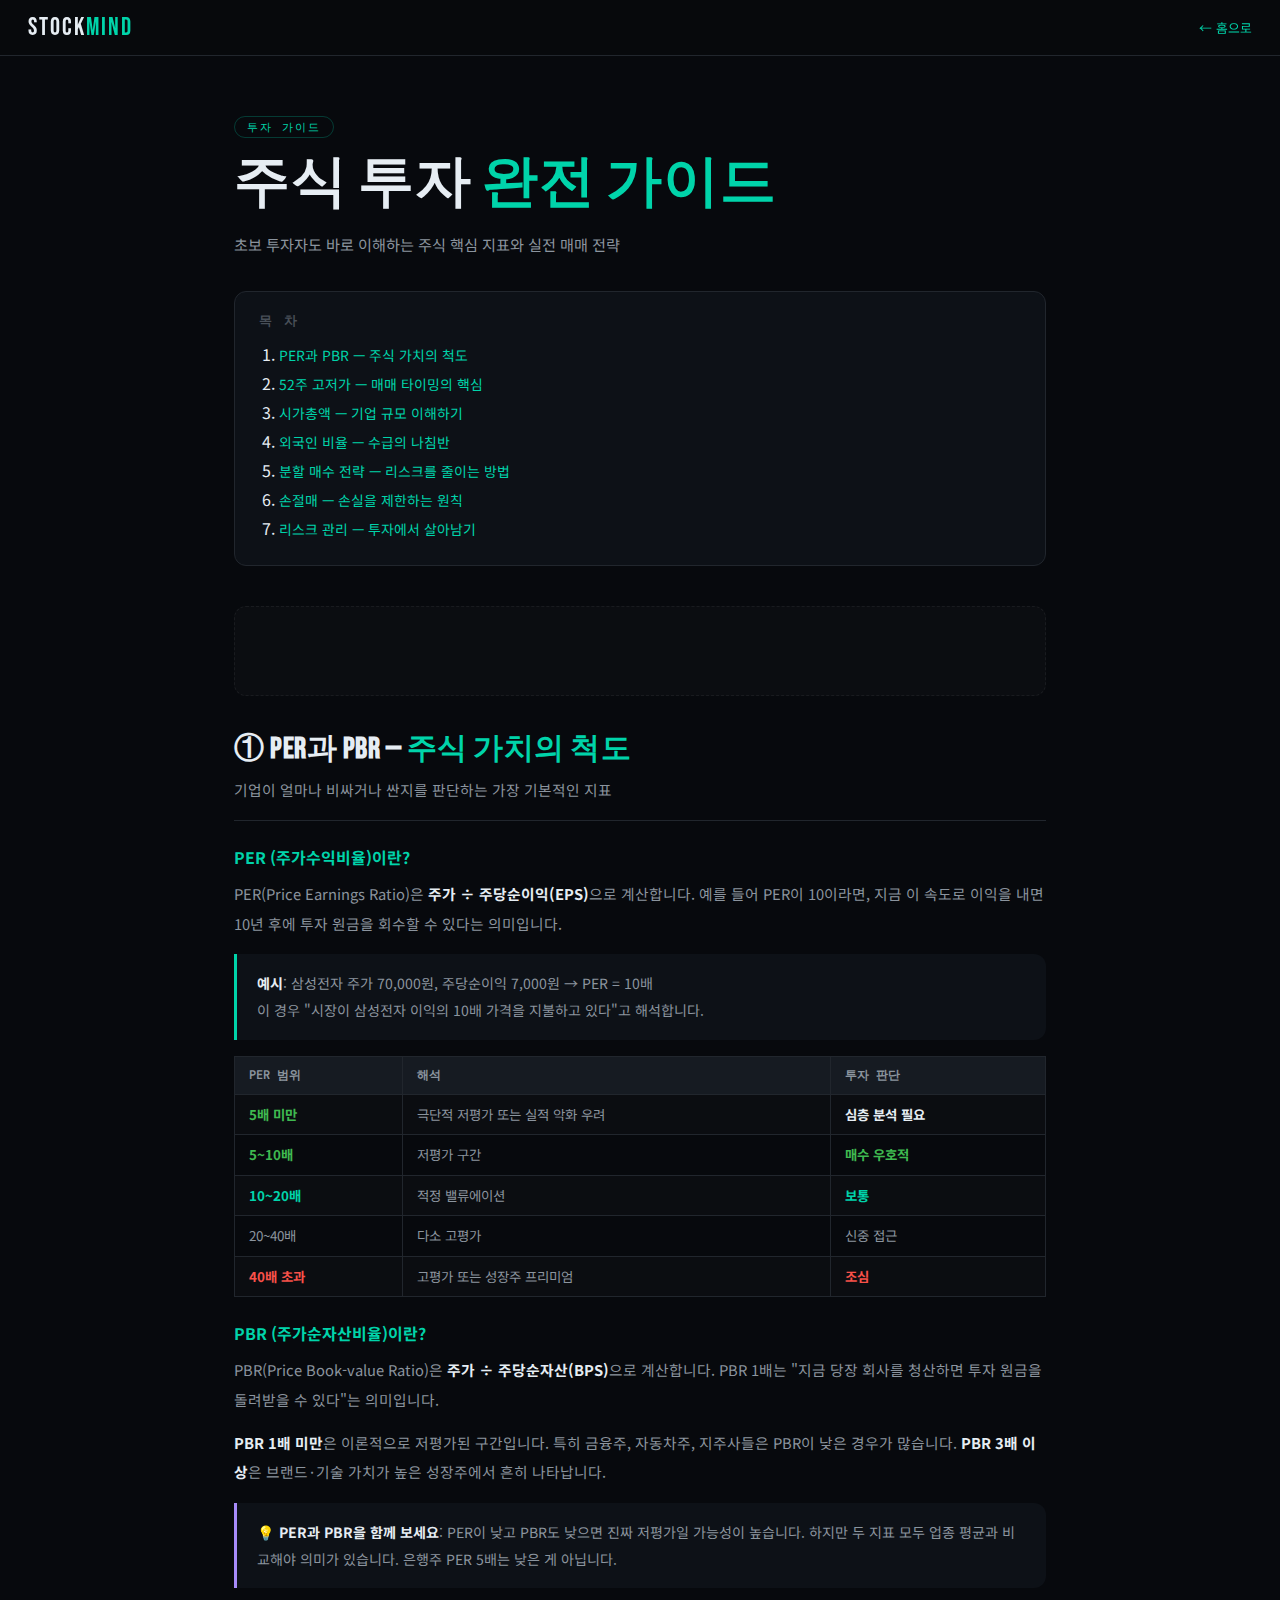
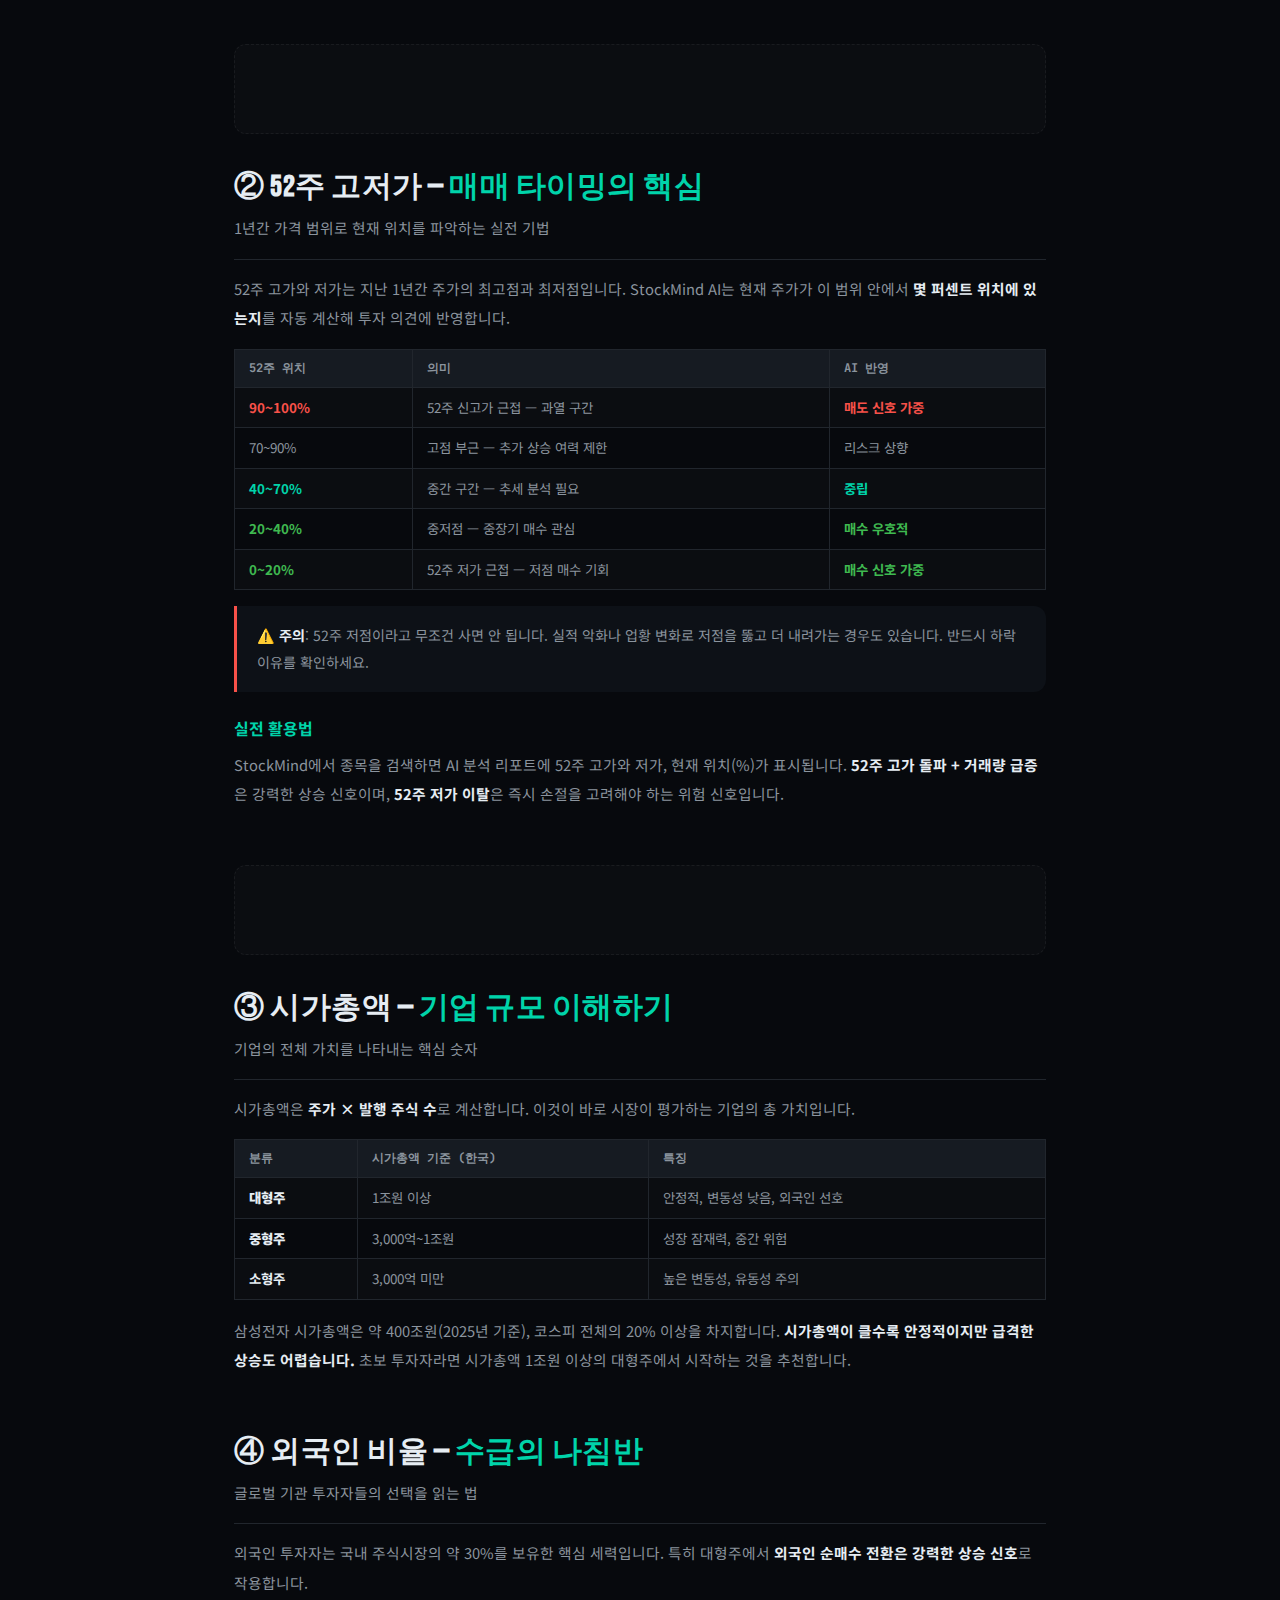
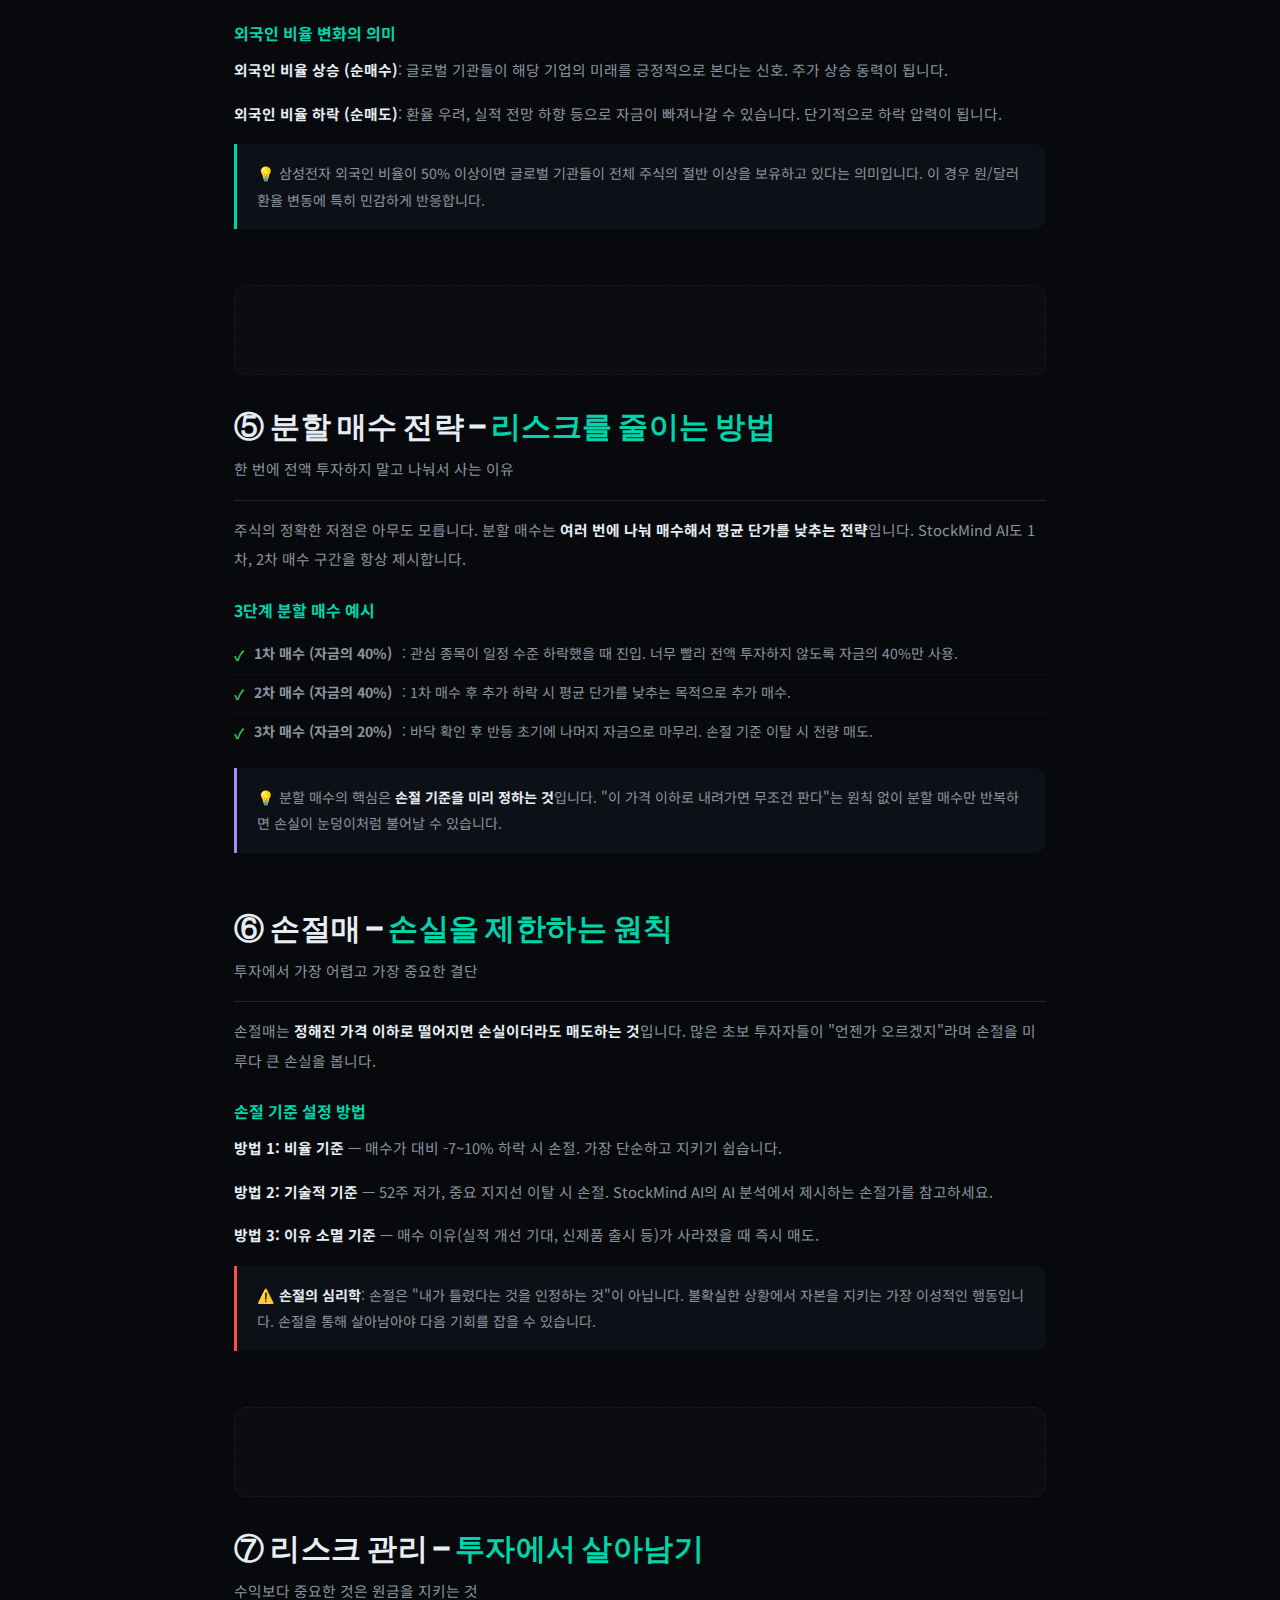
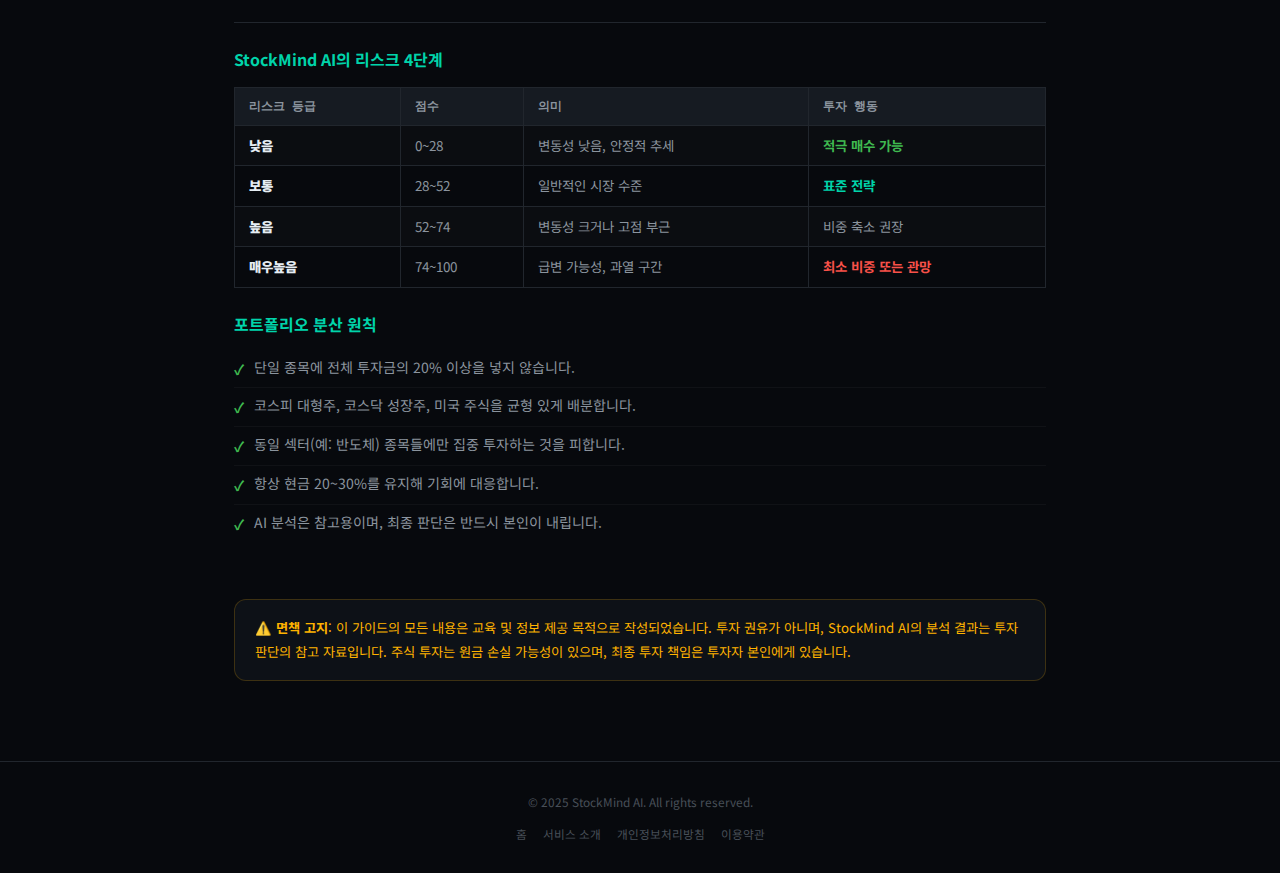
<file: guide.html>
<!DOCTYPE html>
<html lang="ko">
<head>
<!-- Google Tag Manager -->
<script>(function(w,d,s,l,i){w[l]=w[l]||[];w[l].push({'gtm.start':
new Date().getTime(),event:'gtm.js'});var f=d.getElementsByTagName(s)[0],
j=d.createElement(s),dl=l!='dataLayer'?'&l='+l:'';j.async=true;j.src=
'https://www.googletagmanager.com/gtm.js?id='+i+dl;f.parentNode.insertBefore(j,f);
})(window,document,'script','dataLayer','GTM-NK2DTPPB');</script>
<!-- End Google Tag Manager -->
<meta charset="UTF-8">
<meta name="viewport" content="width=device-width,initial-scale=1.0">
<title>주식 투자 가이드 — StockMind AI</title>
<meta name="description" content="주식 투자 초보자를 위한 완전 가이드. PER, PBR, 시가총액, 외국인비율, 52주 고저가 등 핵심 지표 해석법과 실전 매매 전략을 상세히 설명합니다.">
<meta name="keywords" content="주식투자가이드, PER해석, PBR뜻, 시가총액계산, 외국인순매수, 52주고가, 분할매수, 손절매, 주식초보">
<link href="https://fonts.googleapis.com/css2?family=Bebas+Neue&family=Noto+Sans+KR:wght@400;500;700&family=JetBrains+Mono:wght@400;700&display=swap" rel="stylesheet">
<style>
:root{--bg:#07090d;--bg2:#0d1117;--bg3:#161b22;--brd:#21262d;--acc:#00d4aa;--ac2:#7c3aed;--tx:#e6edf3;--tx2:#8b949e;--tx3:#484f58;--up:#3fb950;--dn:#f85149;--r:12px}
*,*::before,*::after{box-sizing:border-box;margin:0;padding:0}
body{background:var(--bg);color:var(--tx);font-family:'Noto Sans KR',sans-serif;min-height:100vh}
header{position:sticky;top:0;z-index:100;background:rgba(7,9,13,.96);backdrop-filter:blur(16px);border-bottom:1px solid var(--brd);display:flex;align-items:center;padding:0 28px;height:56px;gap:16px}
.logo{font-family:'Bebas Neue',sans-serif;font-size:1.55rem;letter-spacing:2px;text-decoration:none;color:var(--tx)}.logo span{color:var(--acc)}
.back{margin-left:auto;color:var(--acc);font-size:.8rem;text-decoration:none}
main{max-width:860px;margin:0 auto;padding:56px 24px 80px}
/* 목차 */
.toc{background:var(--bg2);border:1px solid var(--brd);border-radius:var(--r);padding:20px 24px;margin-bottom:40px}
.toc h2{font-size:.8rem;font-family:'JetBrains Mono',monospace;text-transform:uppercase;letter-spacing:2px;color:var(--tx3);margin-bottom:12px}
.toc ol{padding-left:20px}
.toc li{margin:5px 0}.toc a{color:var(--acc);text-decoration:none;font-size:.87rem;transition:opacity .2s}.toc a:hover{opacity:.7}
/* 섹션 */
.article-section{margin-bottom:56px;scroll-margin-top:72px}
.article-section h2{font-family:'Bebas Neue',sans-serif;font-size:1.9rem;letter-spacing:.5px;margin-bottom:6px}
.article-section h2 span{color:var(--acc)}
.section-sub{color:var(--tx2);font-size:.85rem;margin-bottom:24px;padding-bottom:16px;border-bottom:1px solid var(--brd)}
.article-section h3{font-size:1rem;font-weight:700;margin:24px 0 10px;color:var(--acc)}
.article-section p{color:var(--tx2);font-size:.92rem;line-height:2;margin-bottom:14px}
.article-section p strong{color:var(--tx)}
/* 하이라이트 박스 */
.hl-box{background:var(--bg2);border-left:3px solid var(--acc);border-radius:0 var(--r) var(--r) 0;padding:16px 20px;margin:16px 0}
.hl-box.warn{border-left-color:var(--dn)}
.hl-box.info{border-left-color:#a78bfa}
.hl-box p{color:var(--tx2);font-size:.88rem;line-height:1.9;margin:0}
.hl-box p strong{color:var(--tx)}
/* 표 */
.tbl-wrap{overflow-x:auto;margin:16px 0}
table{width:100%;border-collapse:collapse;font-size:.84rem}
th{background:var(--bg3);color:var(--tx2);font-weight:700;padding:10px 14px;text-align:left;border:1px solid var(--brd);font-family:'JetBrains Mono',monospace;font-size:.75rem}
td{padding:9px 14px;border:1px solid var(--brd);color:var(--tx2);line-height:1.6}
tr:nth-child(even) td{background:rgba(255,255,255,.02)}
td strong{color:var(--tx)}
.td-up{color:var(--up)!important;font-weight:700}.td-dn{color:var(--dn)!important;font-weight:700}.td-acc{color:var(--acc)!important;font-weight:700}
/* 광고 슬롯 */
.ad-slot{width:100%;min-height:90px;margin:32px 0;background:rgba(255,255,255,.02);border:1px dashed rgba(255,255,255,.06);border-radius:var(--r);display:flex;align-items:center;justify-content:center;color:var(--tx3);font-size:.75rem;font-family:'JetBrains Mono',monospace}
/* 체크리스트 */
.checklist{list-style:none;margin:14px 0}
.checklist li{display:flex;gap:10px;align-items:flex-start;padding:6px 0;border-bottom:1px solid rgba(255,255,255,.04);font-size:.88rem;color:var(--tx2);line-height:1.7}
.checklist li:last-child{border-bottom:none}
.checklist li::before{content:'✓';color:var(--up);font-weight:700;flex-shrink:0;margin-top:2px}
/* disclaimer */
.disclaimer{background:var(--bg2);border:1px solid rgba(255,179,0,.2);border-radius:var(--r);padding:16px 20px;margin-top:40px}
.disclaimer p{color:#ffb300;font-size:.83rem;line-height:1.8;margin:0}
footer{text-align:center;padding:28px;border-top:1px solid var(--brd);color:var(--tx3);font-size:.74rem;line-height:2}
footer nav{display:flex;gap:16px;justify-content:center;flex-wrap:wrap;margin-top:8px}
footer nav a{color:var(--tx3);text-decoration:none;font-size:.73rem;transition:color .2s}
footer nav a:hover{color:var(--acc)}
@media(max-width:600px){main{padding:32px 14px 60px}h2{font-size:1.6rem}}
</style>
<!-- Google Analytics -->
<!-- Google AdSense -->
<meta name="google-adsense-account" content="ca-pub-7938956361770773">
<script async src="https://pagead2.googlesyndication.com/pagead/js/adsbygoogle.js?client=ca-pub-7938956361770773" crossorigin="anonymous"></script>
</head>
<body>
<!-- Google Tag Manager (noscript) -->
<noscript><iframe src="https://www.googletagmanager.com/ns.html?id=GTM-NK2DTPPB"
height="0" width="0" style="display:none;visibility:hidden"></iframe></noscript>
<!-- End Google Tag Manager (noscript) -->
<header>
  <a href="/" class="logo">STOCK<span>MIND</span></a>
  <a href="/" class="back">← 홈으로</a>
</header>
<main>

  <div style="margin-bottom:8px">
    <span style="font-family:'JetBrains Mono',monospace;font-size:.68rem;letter-spacing:2px;text-transform:uppercase;color:var(--acc);border:1px solid rgba(0,212,170,.25);padding:3px 12px;border-radius:100px">투자 가이드</span>
  </div>
  <h1 style="font-family:'Bebas Neue',sans-serif;font-size:clamp(2.2rem,6vw,3.5rem);letter-spacing:1px;margin-bottom:10px">주식 투자 <span style="color:var(--acc)">완전 가이드</span></h1>
  <p style="color:var(--tx2);font-size:.95rem;margin-bottom:32px;line-height:1.9">초보 투자자도 바로 이해하는 주식 핵심 지표와 실전 매매 전략</p>

  <!-- 목차 -->
  <nav class="toc">
    <h2>목 차</h2>
    <ol>
      <li><a href="#per-pbr">PER과 PBR — 주식 가치의 척도</a></li>
      <li><a href="#52week">52주 고저가 — 매매 타이밍의 핵심</a></li>
      <li><a href="#market-cap">시가총액 — 기업 규모 이해하기</a></li>
      <li><a href="#foreign">외국인 비율 — 수급의 나침반</a></li>
      <li><a href="#split-buy">분할 매수 전략 — 리스크를 줄이는 방법</a></li>
      <li><a href="#stop-loss">손절매 — 손실을 제한하는 원칙</a></li>
      <li><a href="#risk">리스크 관리 — 투자에서 살아남기</a></li>
    </ol>
  </nav>

  <!-- 광고 슬롯 1 -->
  <div class="ad-slot">
<ins class="adsbygoogle"
     style="display:block"
     data-ad-format="autorelaxed"
     data-ad-client="ca-pub-7938956361770773"
     data-ad-slot="5368010468"></ins>
<script>(adsbygoogle = window.adsbygoogle || []).push({});</script>
</div>

  <!-- ① PER / PBR -->
  <section class="article-section" id="per-pbr">
    <h2>① PER과 PBR — <span>주식 가치의 척도</span></h2>
    <p class="section-sub">기업이 얼마나 비싸거나 싼지를 판단하는 가장 기본적인 지표</p>

    <h3>PER (주가수익비율)이란?</h3>
    <p>PER(Price Earnings Ratio)은 <strong>주가 ÷ 주당순이익(EPS)</strong>으로 계산합니다. 예를 들어 PER이 10이라면, 지금 이 속도로 이익을 내면 10년 후에 투자 원금을 회수할 수 있다는 의미입니다.</p>

    <div class="hl-box">
      <p><strong>예시</strong>: 삼성전자 주가 70,000원, 주당순이익 7,000원 → PER = 10배<br>
      이 경우 "시장이 삼성전자 이익의 10배 가격을 지불하고 있다"고 해석합니다.</p>
    </div>

    <div class="tbl-wrap">
      <table>
        <tr><th>PER 범위</th><th>해석</th><th>투자 판단</th></tr>
        <tr><td class="td-up">5배 미만</td><td>극단적 저평가 또는 실적 악화 우려</td><td><strong>심층 분석 필요</strong></td></tr>
        <tr><td class="td-up">5~10배</td><td>저평가 구간</td><td class="td-up">매수 우호적</td></tr>
        <tr><td class="td-acc">10~20배</td><td>적정 밸류에이션</td><td class="td-acc">보통</td></tr>
        <tr><td>20~40배</td><td>다소 고평가</td><td>신중 접근</td></tr>
        <tr><td class="td-dn">40배 초과</td><td>고평가 또는 성장주 프리미엄</td><td class="td-dn">조심</td></tr>
      </table>
    </div>

    <h3>PBR (주가순자산비율)이란?</h3>
    <p>PBR(Price Book-value Ratio)은 <strong>주가 ÷ 주당순자산(BPS)</strong>으로 계산합니다. PBR 1배는 "지금 당장 회사를 청산하면 투자 원금을 돌려받을 수 있다"는 의미입니다.</p>
    <p><strong>PBR 1배 미만</strong>은 이론적으로 저평가된 구간입니다. 특히 금융주, 자동차주, 지주사들은 PBR이 낮은 경우가 많습니다. <strong>PBR 3배 이상</strong>은 브랜드·기술 가치가 높은 성장주에서 흔히 나타납니다.</p>

    <div class="hl-box info">
      <p>💡 <strong>PER과 PBR을 함께 보세요</strong>: PER이 낮고 PBR도 낮으면 진짜 저평가일 가능성이 높습니다. 하지만 두 지표 모두 업종 평균과 비교해야 의미가 있습니다. 은행주 PER 5배는 낮은 게 아닙니다.</p>
    </div>
  </section>

  <!-- 광고 슬롯 2 -->
  <div class="ad-slot">
<ins class="adsbygoogle"
     style="display:block"
     data-ad-format="autorelaxed"
     data-ad-client="ca-pub-7938956361770773"
     data-ad-slot="3808518808"></ins>
<script>(adsbygoogle = window.adsbygoogle || []).push({});</script>
</div>

  <!-- ② 52주 고저가 -->
  <section class="article-section" id="52week">
    <h2>② 52주 고저가 — <span>매매 타이밍의 핵심</span></h2>
    <p class="section-sub">1년간 가격 범위로 현재 위치를 파악하는 실전 기법</p>

    <p>52주 고가와 저가는 지난 1년간 주가의 최고점과 최저점입니다. StockMind AI는 현재 주가가 이 범위 안에서 <strong>몇 퍼센트 위치에 있는지</strong>를 자동 계산해 투자 의견에 반영합니다.</p>

    <div class="tbl-wrap">
      <table>
        <tr><th>52주 위치</th><th>의미</th><th>AI 반영</th></tr>
        <tr><td class="td-dn">90~100%</td><td>52주 신고가 근접 — 과열 구간</td><td class="td-dn">매도 신호 가중</td></tr>
        <tr><td>70~90%</td><td>고점 부근 — 추가 상승 여력 제한</td><td>리스크 상향</td></tr>
        <tr><td class="td-acc">40~70%</td><td>중간 구간 — 추세 분석 필요</td><td class="td-acc">중립</td></tr>
        <tr><td class="td-up">20~40%</td><td>중저점 — 중장기 매수 관심</td><td class="td-up">매수 우호적</td></tr>
        <tr><td class="td-up">0~20%</td><td>52주 저가 근접 — 저점 매수 기회</td><td class="td-up">매수 신호 가중</td></tr>
      </table>
    </div>

    <div class="hl-box warn">
      <p>⚠️ <strong>주의</strong>: 52주 저점이라고 무조건 사면 안 됩니다. 실적 악화나 업황 변화로 저점을 뚫고 더 내려가는 경우도 있습니다. 반드시 하락 이유를 확인하세요.</p>
    </div>

    <h3>실전 활용법</h3>
    <p>StockMind에서 종목을 검색하면 AI 분석 리포트에 52주 고가와 저가, 현재 위치(%)가 표시됩니다. <strong>52주 고가 돌파 + 거래량 급증</strong>은 강력한 상승 신호이며, <strong>52주 저가 이탈</strong>은 즉시 손절을 고려해야 하는 위험 신호입니다.</p>
  </section>

  <!-- 광고 슬롯 3 -->
  <div class="ad-slot">
<ins class="adsbygoogle"
     style="display:block"
     data-ad-format="autorelaxed"
     data-ad-client="ca-pub-7938956361770773"
     data-ad-slot="5368010468"></ins>
<script>(adsbygoogle = window.adsbygoogle || []).push({});</script>
</div>

  <!-- ③ 시가총액 -->
  <section class="article-section" id="market-cap">
    <h2>③ 시가총액 — <span>기업 규모 이해하기</span></h2>
    <p class="section-sub">기업의 전체 가치를 나타내는 핵심 숫자</p>

    <p>시가총액은 <strong>주가 × 발행 주식 수</strong>로 계산합니다. 이것이 바로 시장이 평가하는 기업의 총 가치입니다.</p>

    <div class="tbl-wrap">
      <table>
        <tr><th>분류</th><th>시가총액 기준 (한국)</th><th>특징</th></tr>
        <tr><td class="td-up"><strong>대형주</strong></td><td>1조원 이상</td><td>안정적, 변동성 낮음, 외국인 선호</td></tr>
        <tr><td class="td-acc"><strong>중형주</strong></td><td>3,000억~1조원</td><td>성장 잠재력, 중간 위험</td></tr>
        <tr><td><strong>소형주</strong></td><td>3,000억 미만</td><td>높은 변동성, 유동성 주의</td></tr>
      </table>
    </div>

    <p>삼성전자 시가총액은 약 400조원(2025년 기준), 코스피 전체의 20% 이상을 차지합니다. <strong>시가총액이 클수록 안정적이지만 급격한 상승도 어렵습니다.</strong> 초보 투자자라면 시가총액 1조원 이상의 대형주에서 시작하는 것을 추천합니다.</p>
  </section>

  <!-- ④ 외국인 비율 -->
  <section class="article-section" id="foreign">
    <h2>④ 외국인 비율 — <span>수급의 나침반</span></h2>
    <p class="section-sub">글로벌 기관 투자자들의 선택을 읽는 법</p>

    <p>외국인 투자자는 국내 주식시장의 약 30%를 보유한 핵심 세력입니다. 특히 대형주에서 <strong>외국인 순매수 전환은 강력한 상승 신호</strong>로 작용합니다.</p>

    <h3>외국인 비율 변화의 의미</h3>
    <p><strong>외국인 비율 상승 (순매수)</strong>: 글로벌 기관들이 해당 기업의 미래를 긍정적으로 본다는 신호. 주가 상승 동력이 됩니다.</p>
    <p><strong>외국인 비율 하락 (순매도)</strong>: 환율 우려, 실적 전망 하향 등으로 자금이 빠져나갈 수 있습니다. 단기적으로 하락 압력이 됩니다.</p>

    <div class="hl-box">
      <p>💡 삼성전자 외국인 비율이 50% 이상이면 글로벌 기관들이 전체 주식의 절반 이상을 보유하고 있다는 의미입니다. 이 경우 원/달러 환율 변동에 특히 민감하게 반응합니다.</p>
    </div>
  </section>

  <!-- 광고 슬롯 4 -->
  <div class="ad-slot">
<ins class="adsbygoogle"
     style="display:block"
     data-ad-format="autorelaxed"
     data-ad-client="ca-pub-7938956361770773"
     data-ad-slot="3808518808"></ins>
<script>(adsbygoogle = window.adsbygoogle || []).push({});</script>
</div>

  <!-- ⑤ 분할 매수 -->
  <section class="article-section" id="split-buy">
    <h2>⑤ 분할 매수 전략 — <span>리스크를 줄이는 방법</span></h2>
    <p class="section-sub">한 번에 전액 투자하지 말고 나눠서 사는 이유</p>

    <p>주식의 정확한 저점은 아무도 모릅니다. 분할 매수는 <strong>여러 번에 나눠 매수해서 평균 단가를 낮추는 전략</strong>입니다. StockMind AI도 1차, 2차 매수 구간을 항상 제시합니다.</p>

    <h3>3단계 분할 매수 예시</h3>
    <ul class="checklist">
      <li><strong>1차 매수 (자금의 40%)</strong>: 관심 종목이 일정 수준 하락했을 때 진입. 너무 빨리 전액 투자하지 않도록 자금의 40%만 사용.</li>
      <li><strong>2차 매수 (자금의 40%)</strong>: 1차 매수 후 추가 하락 시 평균 단가를 낮추는 목적으로 추가 매수.</li>
      <li><strong>3차 매수 (자금의 20%)</strong>: 바닥 확인 후 반등 초기에 나머지 자금으로 마무리. 손절 기준 이탈 시 전량 매도.</li>
    </ul>

    <div class="hl-box info">
      <p>💡 분할 매수의 핵심은 <strong>손절 기준을 미리 정하는 것</strong>입니다. "이 가격 이하로 내려가면 무조건 판다"는 원칙 없이 분할 매수만 반복하면 손실이 눈덩이처럼 불어날 수 있습니다.</p>
    </div>
  </section>

  <!-- ⑥ 손절매 -->
  <section class="article-section" id="stop-loss">
    <h2>⑥ 손절매 — <span>손실을 제한하는 원칙</span></h2>
    <p class="section-sub">투자에서 가장 어렵고 가장 중요한 결단</p>

    <p>손절매는 <strong>정해진 가격 이하로 떨어지면 손실이더라도 매도하는 것</strong>입니다. 많은 초보 투자자들이 "언젠가 오르겠지"라며 손절을 미루다 큰 손실을 봅니다.</p>

    <h3>손절 기준 설정 방법</h3>
    <p><strong>방법 1: 비율 기준</strong> — 매수가 대비 -7~10% 하락 시 손절. 가장 단순하고 지키기 쉽습니다.</p>
    <p><strong>방법 2: 기술적 기준</strong> — 52주 저가, 중요 지지선 이탈 시 손절. StockMind AI의 AI 분석에서 제시하는 손절가를 참고하세요.</p>
    <p><strong>방법 3: 이유 소멸 기준</strong> — 매수 이유(실적 개선 기대, 신제품 출시 등)가 사라졌을 때 즉시 매도.</p>

    <div class="hl-box warn">
      <p>⚠️ <strong>손절의 심리학</strong>: 손절은 "내가 틀렸다는 것을 인정하는 것"이 아닙니다. 불확실한 상황에서 자본을 지키는 가장 이성적인 행동입니다. 손절을 통해 살아남아야 다음 기회를 잡을 수 있습니다.</p>
    </div>
  </section>

  <!-- 광고 슬롯 5 -->
  <div class="ad-slot">
<ins class="adsbygoogle"
     style="display:block"
     data-ad-format="autorelaxed"
     data-ad-client="ca-pub-7938956361770773"
     data-ad-slot="5368010468"></ins>
<script>(adsbygoogle = window.adsbygoogle || []).push({});</script>
</div>

  <!-- ⑦ 리스크 관리 -->
  <section class="article-section" id="risk">
    <h2>⑦ 리스크 관리 — <span>투자에서 살아남기</span></h2>
    <p class="section-sub">수익보다 중요한 것은 원금을 지키는 것</p>

    <h3>StockMind AI의 리스크 4단계</h3>
    <div class="tbl-wrap">
      <table>
        <tr><th>리스크 등급</th><th>점수</th><th>의미</th><th>투자 행동</th></tr>
        <tr><td class="td-up"><strong>낮음</strong></td><td>0~28</td><td>변동성 낮음, 안정적 추세</td><td class="td-up">적극 매수 가능</td></tr>
        <tr><td class="td-acc"><strong>보통</strong></td><td>28~52</td><td>일반적인 시장 수준</td><td class="td-acc">표준 전략</td></tr>
        <tr><td class="td-dn"><strong>높음</strong></td><td>52~74</td><td>변동성 크거나 고점 부근</td><td>비중 축소 권장</td></tr>
        <tr><td class="td-dn"><strong>매우높음</strong></td><td>74~100</td><td>급변 가능성, 과열 구간</td><td class="td-dn">최소 비중 또는 관망</td></tr>
      </table>
    </div>

    <h3>포트폴리오 분산 원칙</h3>
    <ul class="checklist">
      <li>단일 종목에 전체 투자금의 20% 이상을 넣지 않습니다.</li>
      <li>코스피 대형주, 코스닥 성장주, 미국 주식을 균형 있게 배분합니다.</li>
      <li>동일 섹터(예: 반도체) 종목들에만 집중 투자하는 것을 피합니다.</li>
      <li>항상 현금 20~30%를 유지해 기회에 대응합니다.</li>
      <li>AI 분석은 참고용이며, 최종 판단은 반드시 본인이 내립니다.</li>
    </ul>
  </section>

  <div class="disclaimer">
    <p>⚠️ <strong>면책 고지</strong>: 이 가이드의 모든 내용은 교육 및 정보 제공 목적으로 작성되었습니다. 투자 권유가 아니며, StockMind AI의 분석 결과는 투자 판단의 참고 자료입니다. 주식 투자는 원금 손실 가능성이 있으며, 최종 투자 책임은 투자자 본인에게 있습니다.</p>
  </div>

</main>
<footer>
  <p>© 2025 StockMind AI. All rights reserved.</p>
  <nav>
    <a href="/">홈</a>
    <a href="/about.html">서비스 소개</a>
    <a href="/privacy.html">개인정보처리방침</a>
    <a href="/terms.html">이용약관</a>
  </nav>
</footer>
</body>
</html>
</file>
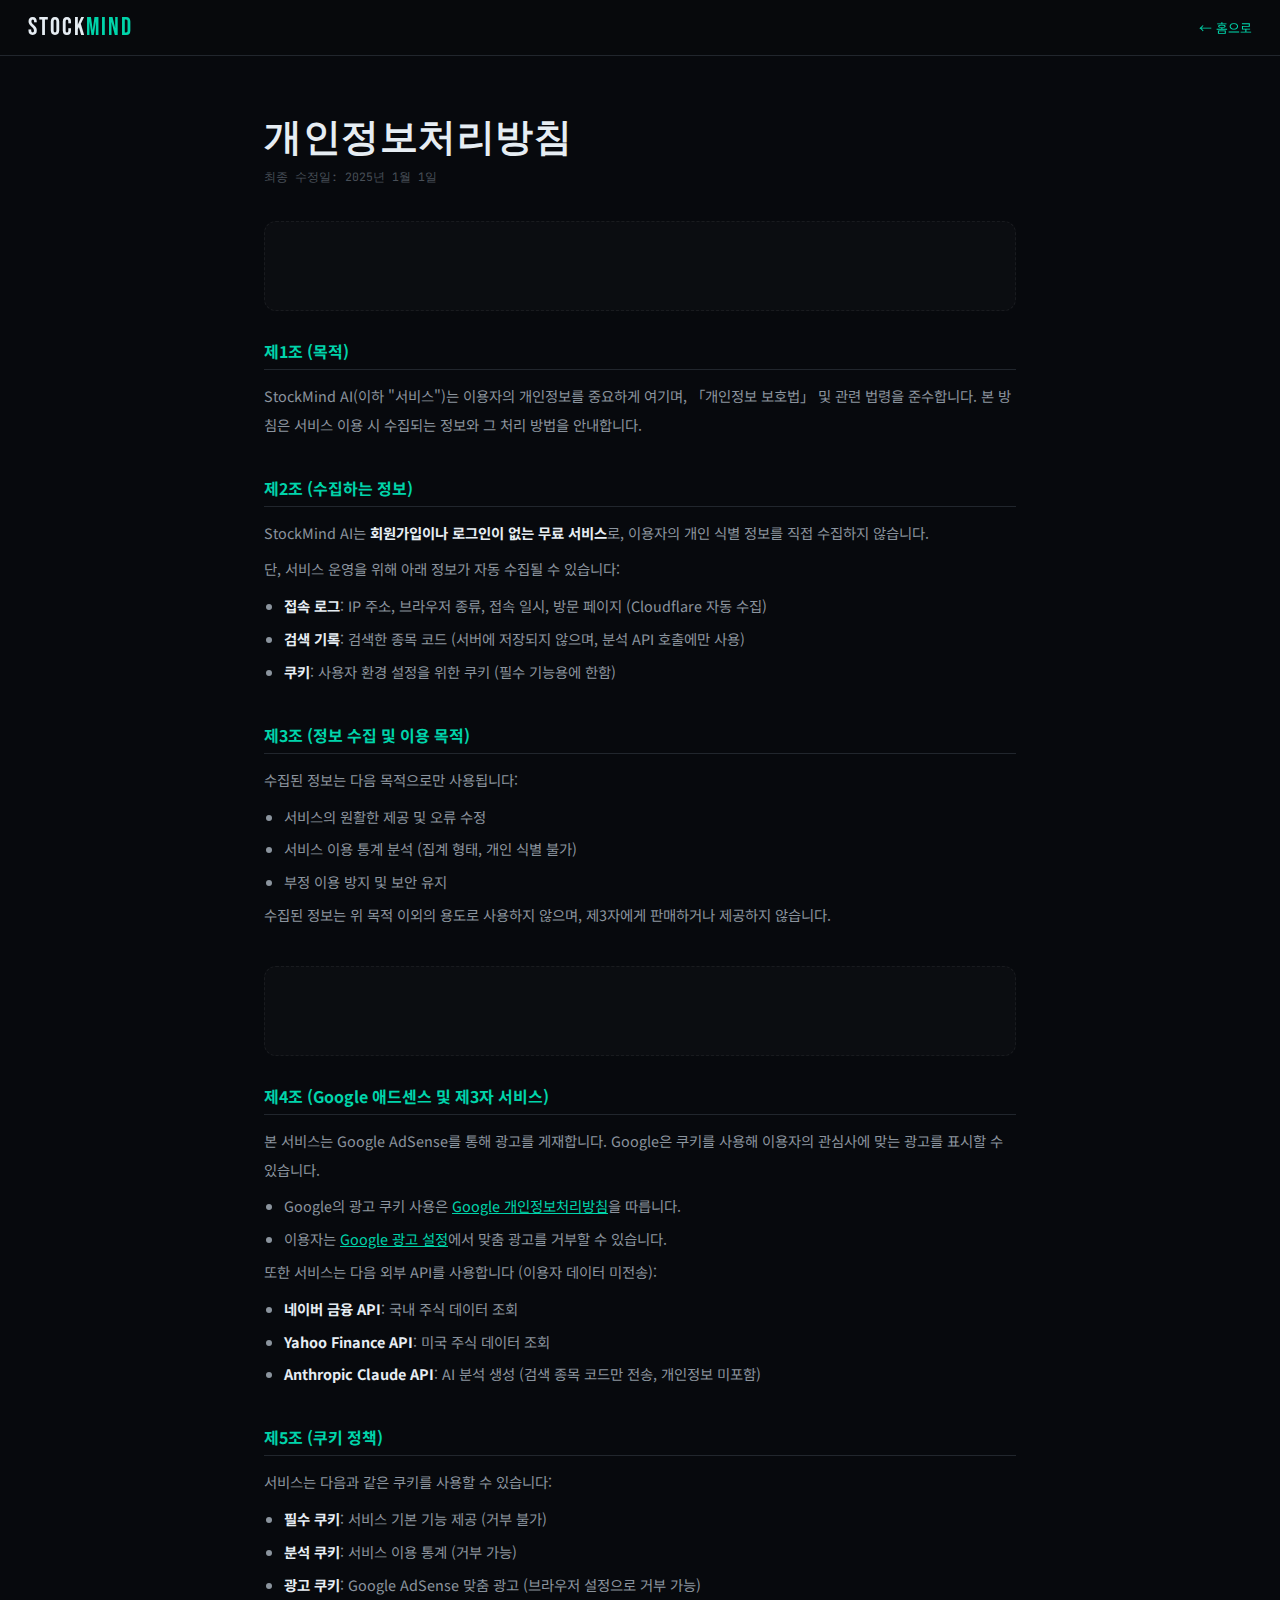
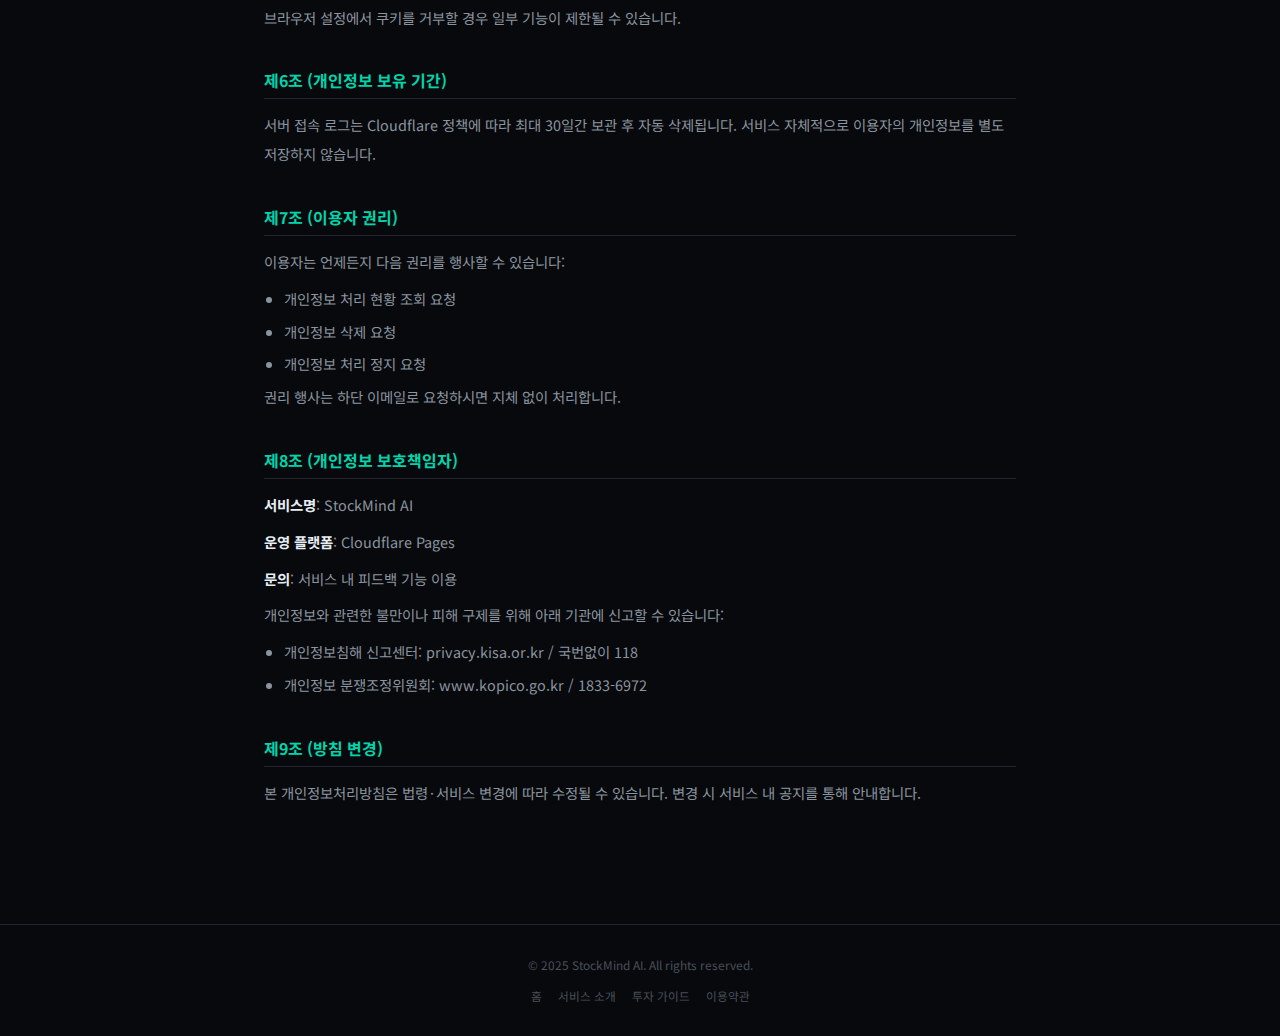
<file: privacy.html>
<!DOCTYPE html>
<html lang="ko">
<head>
<!-- Google Tag Manager -->
<script>(function(w,d,s,l,i){w[l]=w[l]||[];w[l].push({'gtm.start':
new Date().getTime(),event:'gtm.js'});var f=d.getElementsByTagName(s)[0],
j=d.createElement(s),dl=l!='dataLayer'?'&l='+l:'';j.async=true;j.src=
'https://www.googletagmanager.com/gtm.js?id='+i+dl;f.parentNode.insertBefore(j,f);
})(window,document,'script','dataLayer','GTM-NK2DTPPB');</script>
<!-- End Google Tag Manager -->
<meta charset="UTF-8">
<meta name="viewport" content="width=device-width,initial-scale=1.0">
<title>개인정보처리방침 — StockMind AI</title>
<meta name="description" content="StockMind AI의 개인정보처리방침입니다. 서비스 이용 시 수집하는 정보와 활용 방법에 대해 안내합니다.">
<link href="https://fonts.googleapis.com/css2?family=Bebas+Neue&family=Noto+Sans+KR:wght@400;500;700&family=JetBrains+Mono:wght@400;700&display=swap" rel="stylesheet">
<style>
:root{--bg:#07090d;--bg2:#0d1117;--bg3:#161b22;--brd:#21262d;--acc:#00d4aa;--tx:#e6edf3;--tx2:#8b949e;--tx3:#484f58;--r:12px}
*,*::before,*::after{box-sizing:border-box;margin:0;padding:0}
body{background:var(--bg);color:var(--tx);font-family:'Noto Sans KR',sans-serif;min-height:100vh}
header{position:sticky;top:0;z-index:100;background:rgba(7,9,13,.96);backdrop-filter:blur(16px);border-bottom:1px solid var(--brd);display:flex;align-items:center;padding:0 28px;height:56px;gap:16px}
.logo{font-family:'Bebas Neue',sans-serif;font-size:1.55rem;letter-spacing:2px;text-decoration:none;color:var(--tx)}.logo span{color:var(--acc)}
.back{margin-left:auto;color:var(--acc);font-size:.8rem;text-decoration:none}
main{max-width:800px;margin:0 auto;padding:56px 24px 80px}
h1{font-family:'Bebas Neue',sans-serif;font-size:2.4rem;letter-spacing:.5px;margin-bottom:6px}
.updated{font-family:'JetBrains Mono',monospace;font-size:.72rem;color:var(--tx3);margin-bottom:36px}
.pp-section{margin-bottom:36px}
.pp-section h2{font-size:1rem;font-weight:700;color:var(--acc);margin-bottom:12px;padding-bottom:6px;border-bottom:1px solid var(--brd)}
.pp-section p,.pp-section li{color:var(--tx2);font-size:.9rem;line-height:2;margin-bottom:8px}
.pp-section ul{padding-left:20px}.pp-section li{margin:4px 0}
.pp-section strong{color:var(--tx)}
/* 광고 슬롯 */
.ad-slot{width:100%;min-height:90px;margin:28px 0;background:rgba(255,255,255,.02);border:1px dashed rgba(255,255,255,.06);border-radius:var(--r);display:flex;align-items:center;justify-content:center;color:var(--tx3);font-size:.75rem;font-family:'JetBrains Mono',monospace}
footer{text-align:center;padding:28px;border-top:1px solid var(--brd);color:var(--tx3);font-size:.74rem;line-height:2}
footer nav{display:flex;gap:16px;justify-content:center;flex-wrap:wrap;margin-top:8px}
footer nav a{color:var(--tx3);text-decoration:none;font-size:.73rem;transition:color .2s}
footer nav a:hover{color:var(--acc)}
</style>
<!-- Google Analytics -->
<!-- Google AdSense -->
<meta name="google-adsense-account" content="ca-pub-7938956361770773">
<script async src="https://pagead2.googlesyndication.com/pagead/js/adsbygoogle.js?client=ca-pub-7938956361770773" crossorigin="anonymous"></script>
</head>
<body>
<!-- Google Tag Manager (noscript) -->
<noscript><iframe src="https://www.googletagmanager.com/ns.html?id=GTM-NK2DTPPB"
height="0" width="0" style="display:none;visibility:hidden"></iframe></noscript>
<!-- End Google Tag Manager (noscript) -->
<header>
  <a href="/" class="logo">STOCK<span>MIND</span></a>
  <a href="/" class="back">← 홈으로</a>
</header>
<main>
  <h1>개인정보처리방침</h1>
  <p class="updated">최종 수정일: 2025년 1월 1일</p>

  <!-- 광고 슬롯 -->
  <div class="ad-slot">
<ins class="adsbygoogle"
     style="display:block"
     data-ad-format="autorelaxed"
     data-ad-client="ca-pub-7938956361770773"
     data-ad-slot="5368010468"></ins>
<script>(adsbygoogle = window.adsbygoogle || []).push({});</script>
</div>

  <section class="pp-section">
    <h2>제1조 (목적)</h2>
    <p>StockMind AI(이하 "서비스")는 이용자의 개인정보를 중요하게 여기며, 「개인정보 보호법」 및 관련 법령을 준수합니다. 본 방침은 서비스 이용 시 수집되는 정보와 그 처리 방법을 안내합니다.</p>
  </section>

  <section class="pp-section">
    <h2>제2조 (수집하는 정보)</h2>
    <p>StockMind AI는 <strong>회원가입이나 로그인이 없는 무료 서비스</strong>로, 이용자의 개인 식별 정보를 직접 수집하지 않습니다.</p>
    <p>단, 서비스 운영을 위해 아래 정보가 자동 수집될 수 있습니다:</p>
    <ul>
      <li><strong>접속 로그</strong>: IP 주소, 브라우저 종류, 접속 일시, 방문 페이지 (Cloudflare 자동 수집)</li>
      <li><strong>검색 기록</strong>: 검색한 종목 코드 (서버에 저장되지 않으며, 분석 API 호출에만 사용)</li>
      <li><strong>쿠키</strong>: 사용자 환경 설정을 위한 쿠키 (필수 기능용에 한함)</li>
    </ul>
  </section>

  <section class="pp-section">
    <h2>제3조 (정보 수집 및 이용 목적)</h2>
    <p>수집된 정보는 다음 목적으로만 사용됩니다:</p>
    <ul>
      <li>서비스의 원활한 제공 및 오류 수정</li>
      <li>서비스 이용 통계 분석 (집계 형태, 개인 식별 불가)</li>
      <li>부정 이용 방지 및 보안 유지</li>
    </ul>
    <p>수집된 정보는 위 목적 이외의 용도로 사용하지 않으며, 제3자에게 판매하거나 제공하지 않습니다.</p>
  </section>

  <!-- 광고 슬롯 2 -->
  <div class="ad-slot">
<ins class="adsbygoogle"
     style="display:block"
     data-ad-format="autorelaxed"
     data-ad-client="ca-pub-7938956361770773"
     data-ad-slot="3808518808"></ins>
<script>(adsbygoogle = window.adsbygoogle || []).push({});</script>
</div>

  <section class="pp-section">
    <h2>제4조 (Google 애드센스 및 제3자 서비스)</h2>
    <p>본 서비스는 Google AdSense를 통해 광고를 게재합니다. Google은 쿠키를 사용해 이용자의 관심사에 맞는 광고를 표시할 수 있습니다.</p>
    <ul>
      <li>Google의 광고 쿠키 사용은 <a href="https://policies.google.com/privacy" target="_blank" rel="noopener" style="color:var(--acc)">Google 개인정보처리방침</a>을 따릅니다.</li>
      <li>이용자는 <a href="https://www.google.com/settings/ads" target="_blank" rel="noopener" style="color:var(--acc)">Google 광고 설정</a>에서 맞춤 광고를 거부할 수 있습니다.</li>
    </ul>
    <p>또한 서비스는 다음 외부 API를 사용합니다 (이용자 데이터 미전송):</p>
    <ul>
      <li><strong>네이버 금융 API</strong>: 국내 주식 데이터 조회</li>
      <li><strong>Yahoo Finance API</strong>: 미국 주식 데이터 조회</li>
      <li><strong>Anthropic Claude API</strong>: AI 분석 생성 (검색 종목 코드만 전송, 개인정보 미포함)</li>
    </ul>
  </section>

  <section class="pp-section">
    <h2>제5조 (쿠키 정책)</h2>
    <p>서비스는 다음과 같은 쿠키를 사용할 수 있습니다:</p>
    <ul>
      <li><strong>필수 쿠키</strong>: 서비스 기본 기능 제공 (거부 불가)</li>
      <li><strong>분석 쿠키</strong>: 서비스 이용 통계 (거부 가능)</li>
      <li><strong>광고 쿠키</strong>: Google AdSense 맞춤 광고 (브라우저 설정으로 거부 가능)</li>
    </ul>
    <p>브라우저 설정에서 쿠키를 거부할 경우 일부 기능이 제한될 수 있습니다.</p>
  </section>

  <section class="pp-section">
    <h2>제6조 (개인정보 보유 기간)</h2>
    <p>서버 접속 로그는 Cloudflare 정책에 따라 최대 30일간 보관 후 자동 삭제됩니다. 서비스 자체적으로 이용자의 개인정보를 별도 저장하지 않습니다.</p>
  </section>

  <section class="pp-section">
    <h2>제7조 (이용자 권리)</h2>
    <p>이용자는 언제든지 다음 권리를 행사할 수 있습니다:</p>
    <ul>
      <li>개인정보 처리 현황 조회 요청</li>
      <li>개인정보 삭제 요청</li>
      <li>개인정보 처리 정지 요청</li>
    </ul>
    <p>권리 행사는 하단 이메일로 요청하시면 지체 없이 처리합니다.</p>
  </section>

  <section class="pp-section">
    <h2>제8조 (개인정보 보호책임자)</h2>
    <p><strong>서비스명</strong>: StockMind AI</p>
    <p><strong>운영 플랫폼</strong>: Cloudflare Pages</p>
    <p><strong>문의</strong>: 서비스 내 피드백 기능 이용</p>
    <p>개인정보와 관련한 불만이나 피해 구제를 위해 아래 기관에 신고할 수 있습니다:</p>
    <ul>
      <li>개인정보침해 신고센터: privacy.kisa.or.kr / 국번없이 118</li>
      <li>개인정보 분쟁조정위원회: www.kopico.go.kr / 1833-6972</li>
    </ul>
  </section>

  <section class="pp-section">
    <h2>제9조 (방침 변경)</h2>
    <p>본 개인정보처리방침은 법령·서비스 변경에 따라 수정될 수 있습니다. 변경 시 서비스 내 공지를 통해 안내합니다.</p>
  </section>

</main>
<footer>
  <p>© 2025 StockMind AI. All rights reserved.</p>
  <nav>
    <a href="/">홈</a>
    <a href="/about.html">서비스 소개</a>
    <a href="/guide.html">투자 가이드</a>
    <a href="/terms.html">이용약관</a>
  </nav>
</footer>
</body>
</html>
</file>
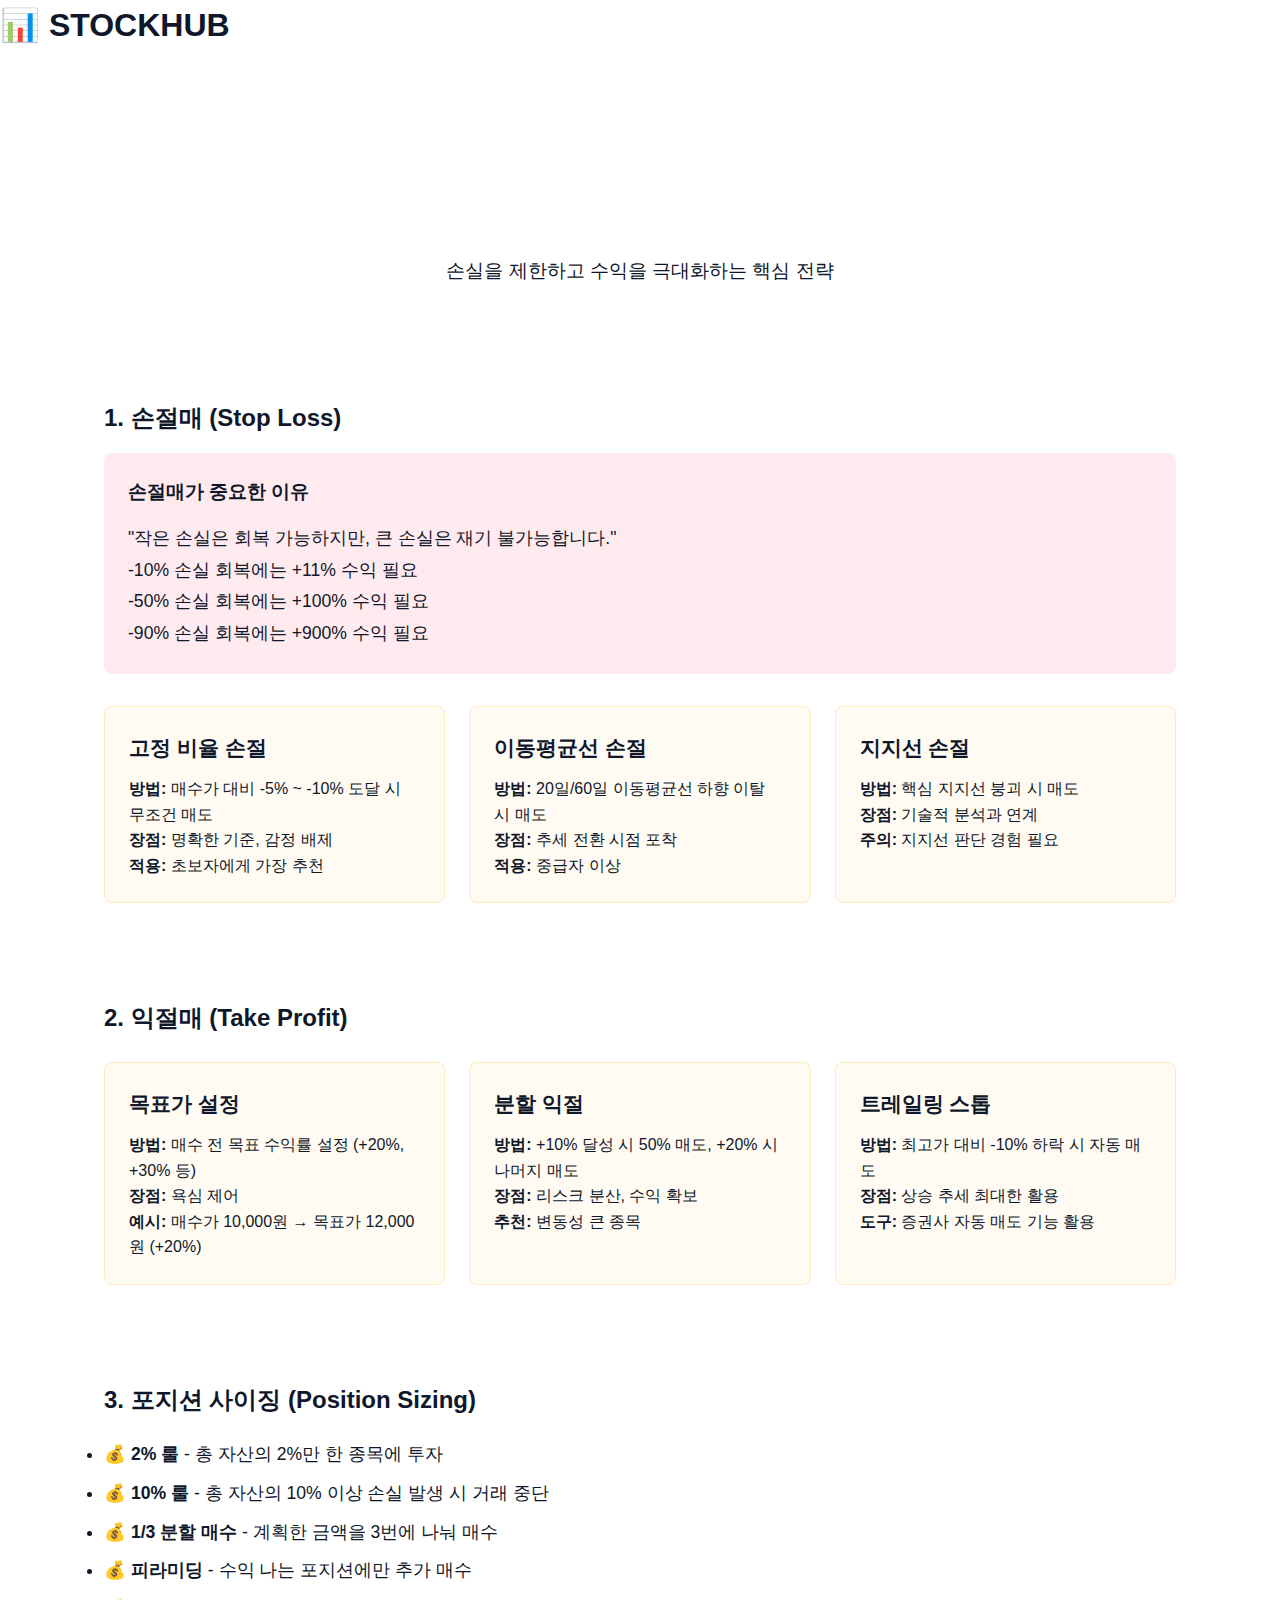
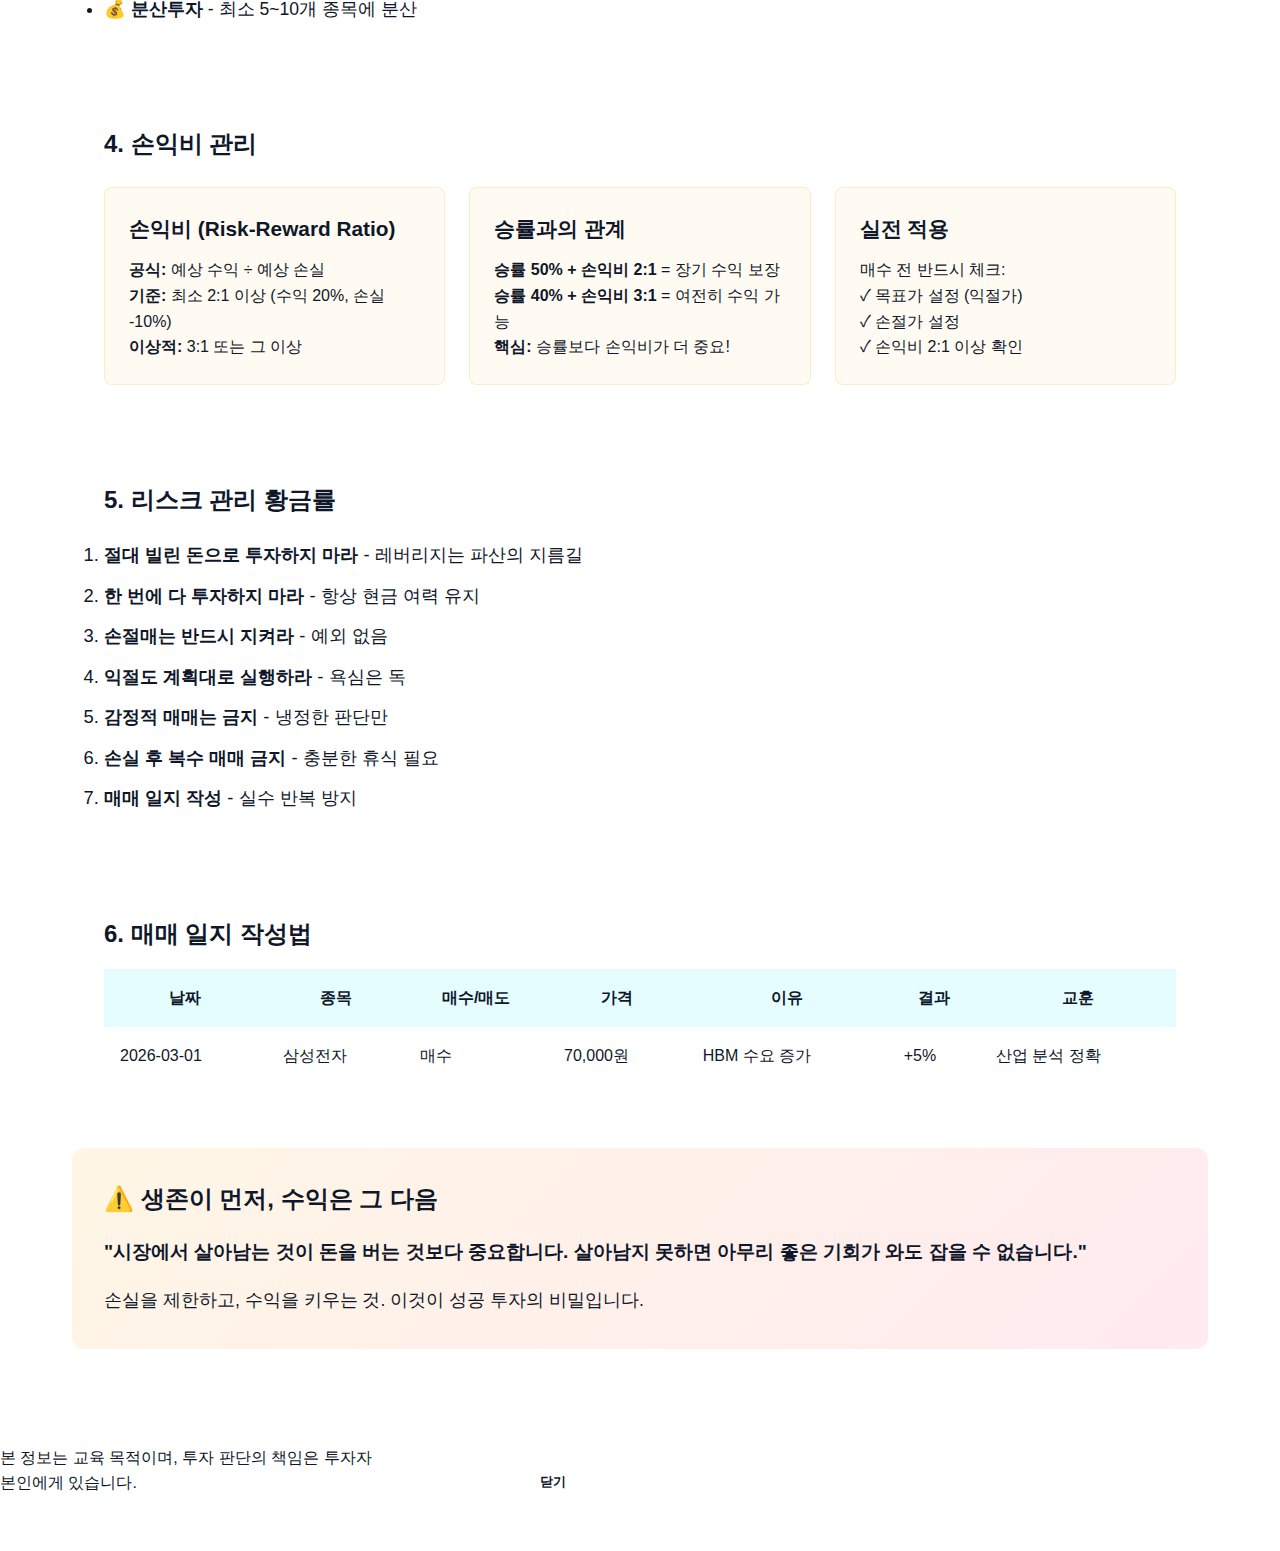
<file: risk-management.html>
<!DOCTYPE html>
<html lang="ko">
<head>
    <meta charset="UTF-8">
    <meta name="viewport" content="width=device-width, initial-scale=1.0">
    <title>손익 관리 | STOCKHUB</title>
    <link rel="stylesheet" href="styles.css">
    <link href="https://fonts.googleapis.com/css2?family=Orbitron:wght@400;600;700;900&family=Noto+Sans+KR:wght@300;400;500;700;900&display=swap" rel="stylesheet">
    <style>
        .strategy-content { max-width: 1200px; margin: 2rem auto; padding: 2rem; }
        .strategy-hero { background: linear-gradient(135deg, var(--bg-card) 0%, var(--bg-secondary) 100%); border: 1px solid var(--border-color); border-radius: 16px; padding: 3rem; margin-bottom: 2rem; text-align: center; }
        .strategy-hero h1 { font-family: var(--font-display); font-size: 3rem; margin-bottom: 1rem; background: linear-gradient(135deg, var(--accent-primary), var(--accent-tertiary)); -webkit-background-clip: text; -webkit-text-fill-color: transparent; }
        .content-section { background: var(--bg-card); border: 1px solid var(--border-color); border-radius: 12px; padding: 2rem; margin-bottom: 2rem; }
        .content-section h2 { font-family: var(--font-display); color: var(--accent-tertiary); margin-bottom: 1rem; }
        .rule-grid { display: grid; grid-template-columns: repeat(auto-fit, minmax(300px, 1fr)); gap: 1.5rem; margin-top: 1.5rem; }
        .rule-card { background: rgba(255, 170, 0, 0.05); padding: 1.5rem; border-radius: 8px; border: 1px solid rgba(255, 170, 0, 0.2); }
        .rule-card h3 { color: var(--accent-tertiary); margin-bottom: 0.75rem; font-size: 1.3rem; }
        .danger-box { background: rgba(255, 51, 102, 0.1); border: 2px solid var(--accent-danger); padding: 1.5rem; border-radius: 8px; }
    </style>
</head>
<body>
    <div class="grain-overlay"></div>
    <header class="main-header">
        <div class="header-content">
            <h1 class="logo" onclick="window.location.href='index.html'" style="cursor: pointer;">
                <span class="logo-icon">📊</span>
                <span class="logo-text">STOCK<span class="logo-accent">HUB</span></span>
            </h1>
        </div>
    </header>

    <div class="strategy-content">
        <div class="strategy-hero">
            <h1>🎯 손익 관리</h1>
            <p style="font-size: 1.2rem; color: var(--text-secondary);">손실을 제한하고 수익을 극대화하는 핵심 전략</p>
        </div>

        <div class="content-section">
            <h2>1. 손절매 (Stop Loss)</h2>
            <div class="danger-box">
                <h3 style="color: var(--accent-danger); margin-bottom: 1rem;">손절매가 중요한 이유</h3>
                <p style="font-size: 1.1rem; line-height: 1.8;">
                    "작은 손실은 회복 가능하지만, 큰 손실은 재기 불가능합니다."<br>
                    -10% 손실 회복에는 +11% 수익 필요<br>
                    -50% 손실 회복에는 +100% 수익 필요<br>
                    -90% 손실 회복에는 +900% 수익 필요
                </p>
            </div>
            
            <div class="rule-grid" style="margin-top: 2rem;">
                <div class="rule-card">
                    <h3>고정 비율 손절</h3>
                    <p><strong>방법:</strong> 매수가 대비 -5% ~ -10% 도달 시 무조건 매도</p>
                    <p><strong>장점:</strong> 명확한 기준, 감정 배제</p>
                    <p><strong>적용:</strong> 초보자에게 가장 추천</p>
                </div>
                
                <div class="rule-card">
                    <h3>이동평균선 손절</h3>
                    <p><strong>방법:</strong> 20일/60일 이동평균선 하향 이탈 시 매도</p>
                    <p><strong>장점:</strong> 추세 전환 시점 포착</p>
                    <p><strong>적용:</strong> 중급자 이상</p>
                </div>
                
                <div class="rule-card">
                    <h3>지지선 손절</h3>
                    <p><strong>방법:</strong> 핵심 지지선 붕괴 시 매도</p>
                    <p><strong>장점:</strong> 기술적 분석과 연계</p>
                    <p><strong>주의:</strong> 지지선 판단 경험 필요</p>
                </div>
            </div>
        </div>

        <div class="content-section">
            <h2>2. 익절매 (Take Profit)</h2>
            
            <div class="rule-grid">
                <div class="rule-card">
                    <h3>목표가 설정</h3>
                    <p><strong>방법:</strong> 매수 전 목표 수익률 설정 (+20%, +30% 등)</p>
                    <p><strong>장점:</strong> 욕심 제어</p>
                    <p><strong>예시:</strong> 매수가 10,000원 → 목표가 12,000원 (+20%)</p>
                </div>
                
                <div class="rule-card">
                    <h3>분할 익절</h3>
                    <p><strong>방법:</strong> +10% 달성 시 50% 매도, +20% 시 나머지 매도</p>
                    <p><strong>장점:</strong> 리스크 분산, 수익 확보</p>
                    <p><strong>추천:</strong> 변동성 큰 종목</p>
                </div>
                
                <div class="rule-card">
                    <h3>트레일링 스톱</h3>
                    <p><strong>방법:</strong> 최고가 대비 -10% 하락 시 자동 매도</p>
                    <p><strong>장점:</strong> 상승 추세 최대한 활용</p>
                    <p><strong>도구:</strong> 증권사 자동 매도 기능 활용</p>
                </div>
            </div>
        </div>

        <div class="content-section">
            <h2>3. 포지션 사이징 (Position Sizing)</h2>
            
            <ul style="line-height: 2.2; font-size: 1.1rem;">
                <li>💰 <strong>2% 룰</strong> - 총 자산의 2%만 한 종목에 투자</li>
                <li>💰 <strong>10% 룰</strong> - 총 자산의 10% 이상 손실 발생 시 거래 중단</li>
                <li>💰 <strong>1/3 분할 매수</strong> - 계획한 금액을 3번에 나눠 매수</li>
                <li>💰 <strong>피라미딩</strong> - 수익 나는 포지션에만 추가 매수</li>
                <li>💰 <strong>분산투자</strong> - 최소 5~10개 종목에 분산</li>
            </ul>
        </div>

        <div class="content-section">
            <h2>4. 손익비 관리</h2>
            
            <div class="rule-grid">
                <div class="rule-card">
                    <h3>손익비 (Risk-Reward Ratio)</h3>
                    <p><strong>공식:</strong> 예상 수익 ÷ 예상 손실</p>
                    <p><strong>기준:</strong> 최소 2:1 이상 (수익 20%, 손실 -10%)</p>
                    <p><strong>이상적:</strong> 3:1 또는 그 이상</p>
                </div>
                
                <div class="rule-card">
                    <h3>승률과의 관계</h3>
                    <p><strong>승률 50% + 손익비 2:1</strong> = 장기 수익 보장</p>
                    <p><strong>승률 40% + 손익비 3:1</strong> = 여전히 수익 가능</p>
                    <p><strong>핵심:</strong> 승률보다 손익비가 더 중요!</p>
                </div>
                
                <div class="rule-card">
                    <h3>실전 적용</h3>
                    <p>매수 전 반드시 체크:</p>
                    <p>✓ 목표가 설정 (익절가)</p>
                    <p>✓ 손절가 설정</p>
                    <p>✓ 손익비 2:1 이상 확인</p>
                </div>
            </div>
        </div>

        <div class="content-section">
            <h2>5. 리스크 관리 황금률</h2>
            
            <ol style="line-height: 2.2; font-size: 1.15rem;">
                <li><strong>절대 빌린 돈으로 투자하지 마라</strong> - 레버리지는 파산의 지름길</li>
                <li><strong>한 번에 다 투자하지 마라</strong> - 항상 현금 여력 유지</li>
                <li><strong>손절매는 반드시 지켜라</strong> - 예외 없음</li>
                <li><strong>익절도 계획대로 실행하라</strong> - 욕심은 독</li>
                <li><strong>감정적 매매는 금지</strong> - 냉정한 판단만</li>
                <li><strong>손실 후 복수 매매 금지</strong> - 충분한 휴식 필요</li>
                <li><strong>매매 일지 작성</strong> - 실수 반복 방지</li>
            </ol>
        </div>

        <div class="content-section">
            <h2>6. 매매 일지 작성법</h2>
            
            <table style="width: 100%; border-collapse: collapse; margin-top: 1rem;">
                <thead style="background: rgba(0, 240, 255, 0.1);">
                    <tr>
                        <th style="padding: 1rem; border: 1px solid var(--border-color);">날짜</th>
                        <th style="padding: 1rem; border: 1px solid var(--border-color);">종목</th>
                        <th style="padding: 1rem; border: 1px solid var(--border-color);">매수/매도</th>
                        <th style="padding: 1rem; border: 1px solid var(--border-color);">가격</th>
                        <th style="padding: 1rem; border: 1px solid var(--border-color);">이유</th>
                        <th style="padding: 1rem; border: 1px solid var(--border-color);">결과</th>
                        <th style="padding: 1rem; border: 1px solid var(--border-color);">교훈</th>
                    </tr>
                </thead>
                <tbody>
                    <tr>
                        <td style="padding: 1rem; border: 1px solid var(--border-color);">2026-03-01</td>
                        <td style="padding: 1rem; border: 1px solid var(--border-color);">삼성전자</td>
                        <td style="padding: 1rem; border: 1px solid var(--border-color);">매수</td>
                        <td style="padding: 1rem; border: 1px solid var(--border-color);">70,000원</td>
                        <td style="padding: 1rem; border: 1px solid var(--border-color);">HBM 수요 증가</td>
                        <td style="padding: 1rem; border: 1px solid var(--border-color);">+5%</td>
                        <td style="padding: 1rem; border: 1px solid var(--border-color);">산업 분석 정확</td>
                    </tr>
                </tbody>
            </table>
        </div>

        <div class="content-section" style="background: linear-gradient(135deg, rgba(255, 170, 0, 0.1) 0%, rgba(255, 51, 102, 0.1) 100%);">
            <h2>⚠️ 생존이 먼저, 수익은 그 다음</h2>
            <p style="font-size: 1.2rem; line-height: 1.8; font-weight: 600;">
                "시장에서 살아남는 것이 돈을 버는 것보다 중요합니다. 
                살아남지 못하면 아무리 좋은 기회가 와도 잡을 수 없습니다."
            </p>
            <p style="font-size: 1.1rem; line-height: 1.8; margin-top: 1rem;">
                손실을 제한하고, 수익을 키우는 것. 이것이 성공 투자의 비밀입니다.
            </p>
        </div>
    </div>

    <footer class="main-footer">
        <div class="footer-content">
            <p>본 정보는 교육 목적이며, 투자 판단의 책임은 투자자 본인에게 있습니다.</p>
            <button onclick="window.close()" style="margin-top: 1rem; padding: 0.75rem 2rem; background: var(--accent-tertiary); color: var(--bg-primary); border: none; border-radius: 8px; cursor: pointer; font-weight: 700;">닫기</button>
        </div>
    </footer>
</body>
</html>
</file>
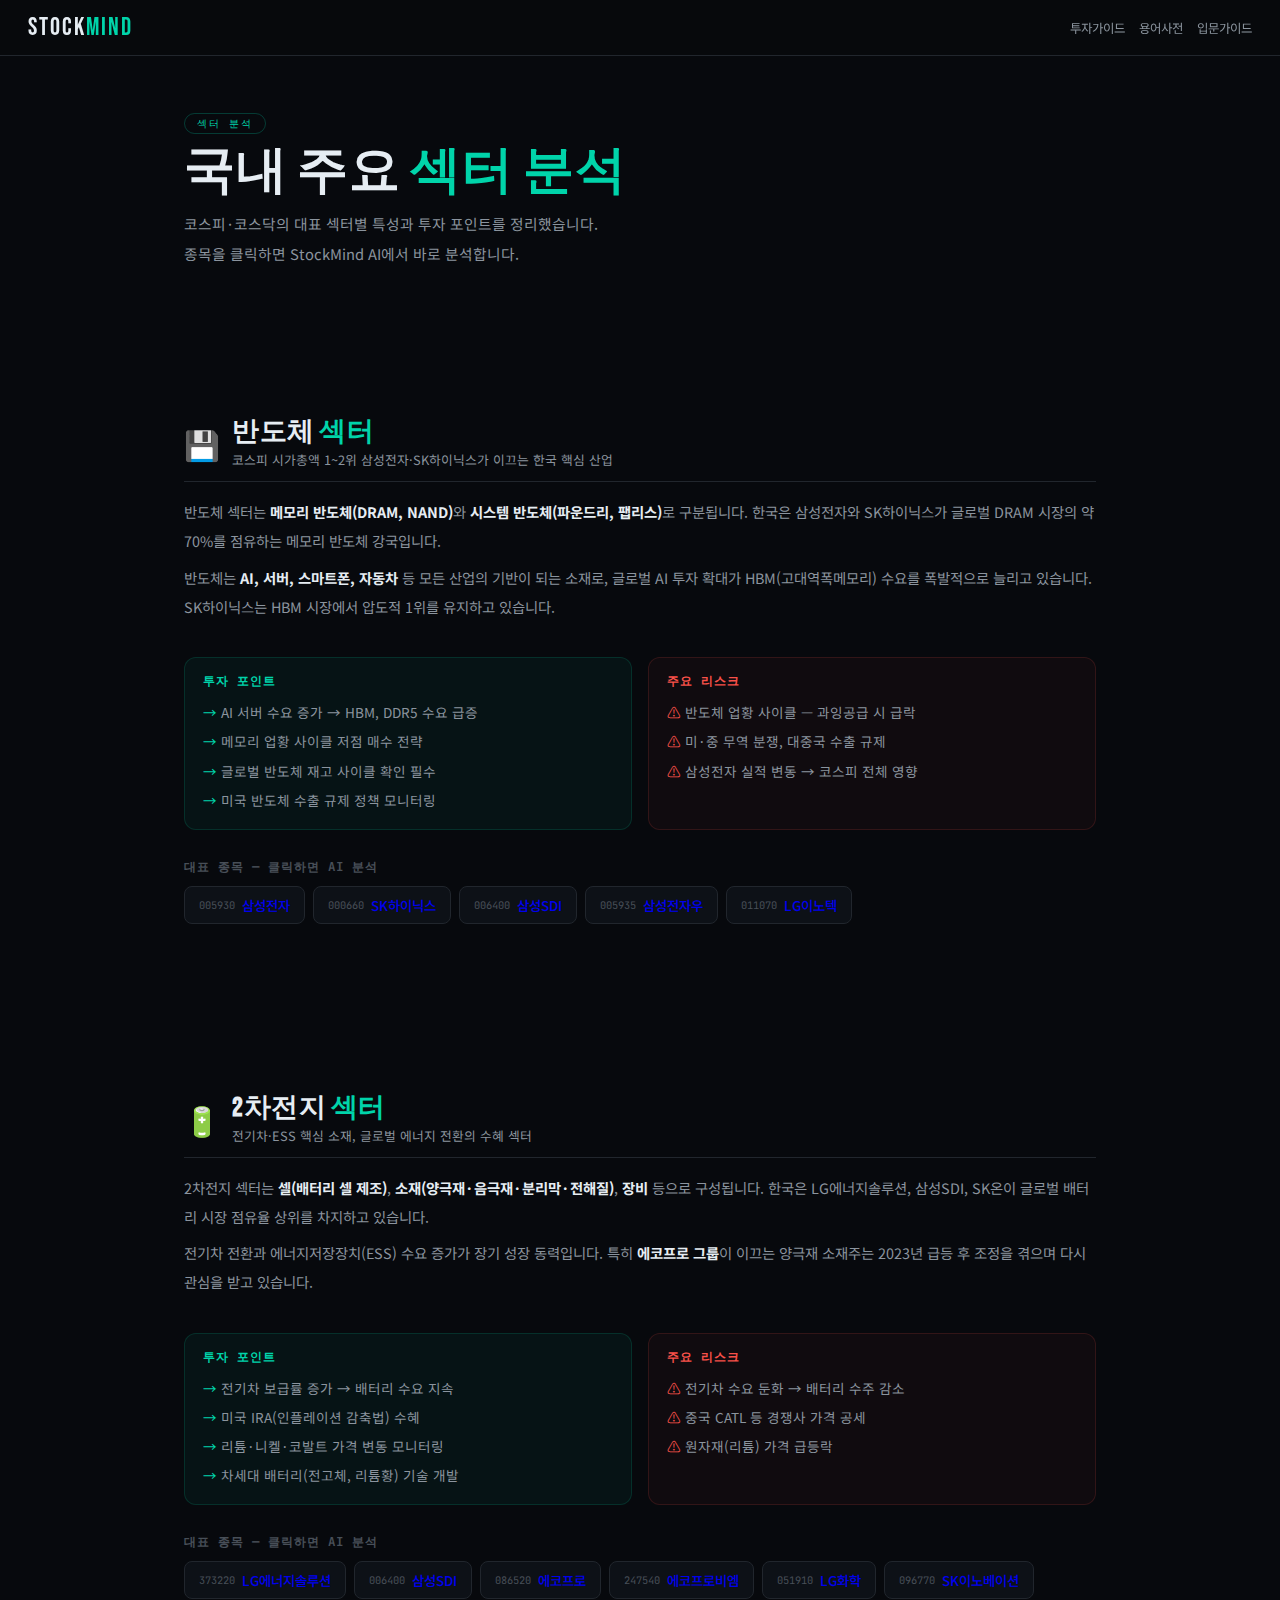
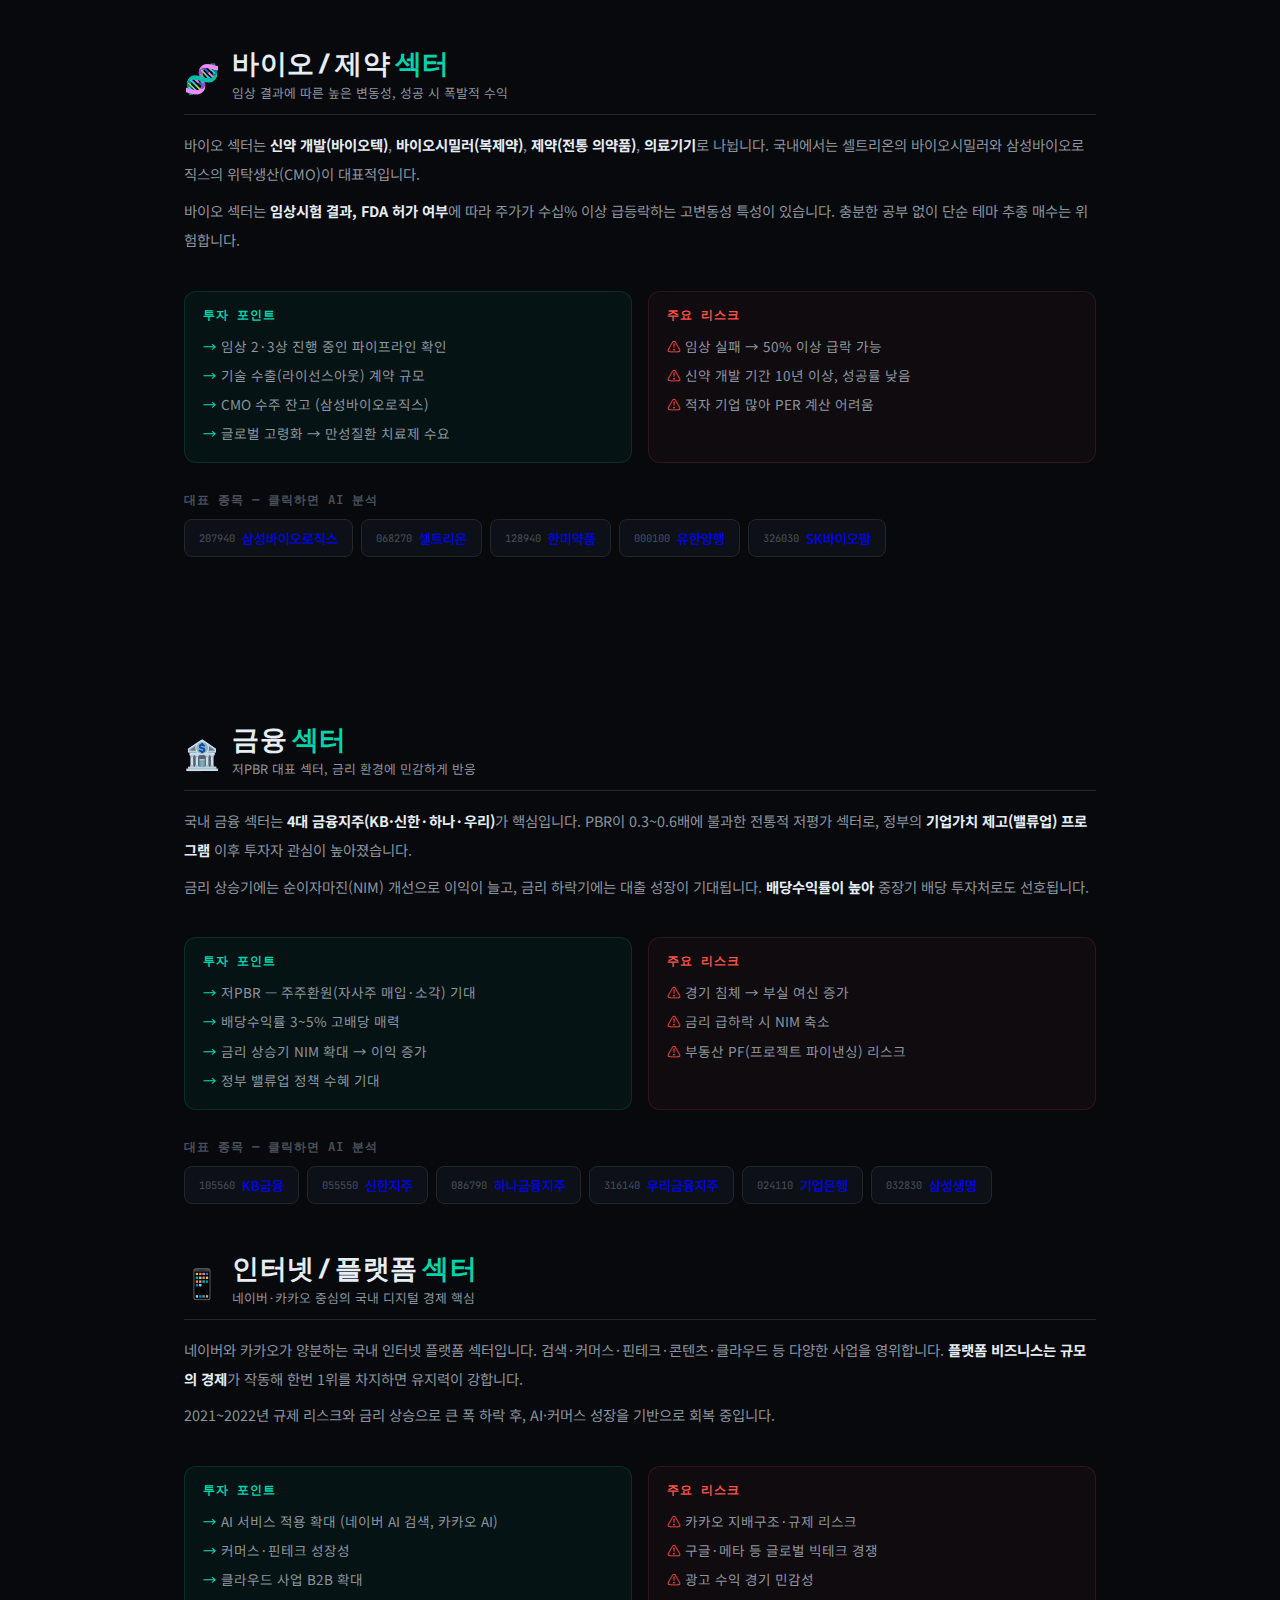
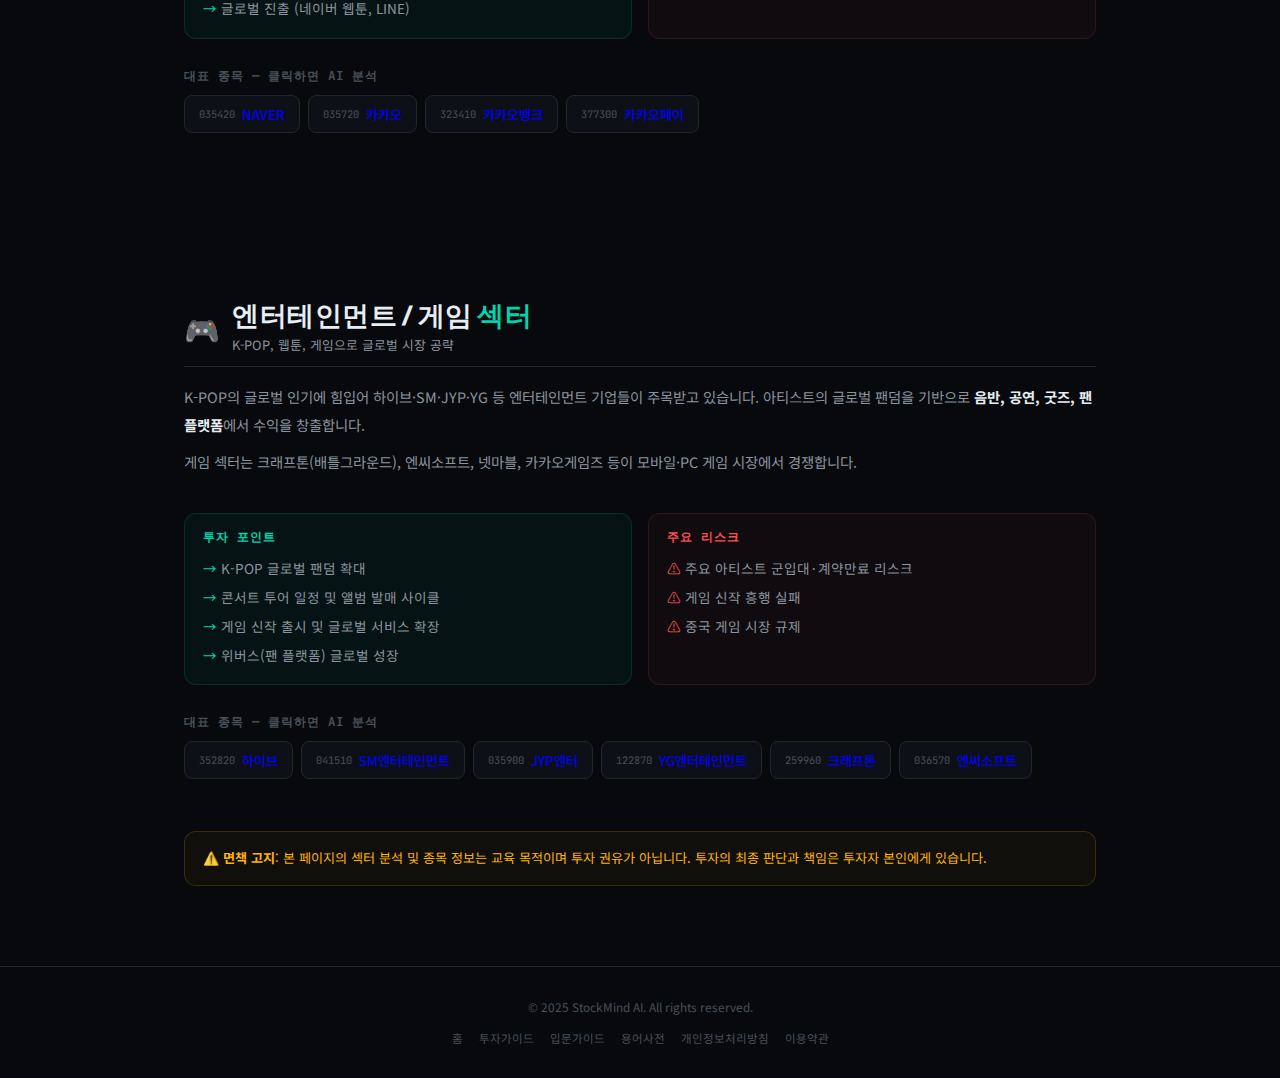
<file: sector.html>
<!DOCTYPE html>
<html lang="ko">
<head>
<!-- Google Tag Manager -->
<script>(function(w,d,s,l,i){w[l]=w[l]||[];w[l].push({'gtm.start':
new Date().getTime(),event:'gtm.js'});var f=d.getElementsByTagName(s)[0],
j=d.createElement(s),dl=l!='dataLayer'?'&l='+l:'';j.async=true;j.src=
'https://www.googletagmanager.com/gtm.js?id='+i+dl;f.parentNode.insertBefore(j,f);
})(window,document,'script','dataLayer','GTM-NK2DTPPB');</script>
<!-- End Google Tag Manager -->
<meta charset="UTF-8">
<meta name="viewport" content="width=device-width,initial-scale=1.0">
<title>주식 섹터별 분석 가이드 — StockMind AI | 반도체, 배터리, 바이오, 금융</title>
<meta name="description" content="코스피 코스닥 주요 섹터별 대표 종목과 투자 포인트를 분석합니다. 반도체, 2차전지, 바이오, 금융, IT, 소비재 섹터의 특성과 핵심 종목을 정리했습니다.">
<meta name="keywords" content="주식섹터분석,반도체주식,2차전지주식,바이오주식,금융주식,삼성전자,sk하이닉스,에코프로,셀트리온,섹터투자">
<!-- Google Analytics -->
<!-- Google AdSense -->
<meta name="google-adsense-account" content="ca-pub-7938956361770773">
<script async src="https://pagead2.googlesyndication.com/pagead/js/adsbygoogle.js?client=ca-pub-7938956361770773" crossorigin="anonymous"></script>
<link href="https://fonts.googleapis.com/css2?family=Bebas+Neue&family=Noto+Sans+KR:wght@400;500;700&family=JetBrains+Mono:wght@400;700&display=swap" rel="stylesheet">
<style>
:root{--bg:#07090d;--bg2:#0d1117;--bg3:#161b22;--brd:#21262d;--acc:#00d4aa;--tx:#e6edf3;--tx2:#8b949e;--tx3:#484f58;--up:#3fb950;--dn:#f85149;--r:12px}
*,*::before,*::after{box-sizing:border-box;margin:0;padding:0}
body{background:var(--bg);color:var(--tx);font-family:'Noto Sans KR',sans-serif;min-height:100vh}
header{position:sticky;top:0;z-index:100;background:rgba(7,9,13,.96);backdrop-filter:blur(16px);border-bottom:1px solid var(--brd);display:flex;align-items:center;padding:0 28px;height:56px;gap:16px}
.logo{font-family:'Bebas Neue',sans-serif;font-size:1.55rem;letter-spacing:2px;text-decoration:none;color:var(--tx)}.logo span{color:var(--acc)}
.hnav{margin-left:auto;display:flex;gap:14px;align-items:center}
.hnav a{color:var(--tx2);font-size:.78rem;text-decoration:none;transition:color .2s}.hnav a:hover{color:var(--acc)}
main{max-width:960px;margin:0 auto;padding:52px 24px 80px}
.badge{display:inline-block;font-family:'JetBrains Mono',monospace;font-size:.65rem;letter-spacing:2px;text-transform:uppercase;color:var(--acc);border:1px solid rgba(0,212,170,.25);padding:2px 12px;border-radius:100px;margin-bottom:10px}
h1{font-family:'Bebas Neue',sans-serif;font-size:clamp(2.2rem,6vw,3.2rem);line-height:1.08;letter-spacing:1px;margin-bottom:10px}
h1 em{font-style:normal;color:var(--acc)}
.intro{color:var(--tx2);font-size:.92rem;line-height:2;margin-bottom:32px}
/* 섹터 카드 */
.sector-section{margin-bottom:52px;scroll-margin-top:72px}
.sector-head{display:flex;align-items:center;gap:12px;margin-bottom:16px;padding-bottom:12px;border-bottom:1px solid var(--brd)}
.sector-icon{font-size:1.8rem}
.sector-title-wrap h2{font-family:'Bebas Neue',sans-serif;font-size:1.7rem;letter-spacing:.5px;line-height:1.1}
.sector-title-wrap h2 em{font-style:normal;color:var(--acc)}
.sector-title-wrap p{font-size:.8rem;color:var(--tx2);margin-top:2px}
.sector-body{display:grid;grid-template-columns:1fr 1fr;gap:16px}
.sec-desc{grid-column:1/-1}
.sec-desc p{color:var(--tx2);font-size:.9rem;line-height:2;margin-bottom:8px}
.sec-desc p strong{color:var(--tx)}
/* 투자 포인트 */
.inv-points{background:rgba(0,212,170,.05);border:1px solid rgba(0,212,170,.15);border-radius:var(--r);padding:14px 18px;margin:12px 0}
.inv-points h4{font-size:.78rem;font-family:'JetBrains Mono',monospace;text-transform:uppercase;letter-spacing:1px;color:var(--acc);margin-bottom:8px}
.inv-points ul{list-style:none}
.inv-points li{font-size:.85rem;color:var(--tx2);padding:3px 0;line-height:1.7}
.inv-points li::before{content:'→ ';color:var(--acc)}
/* 리스크 */
.risk-box{background:rgba(248,81,73,.04);border:1px solid rgba(248,81,73,.15);border-radius:var(--r);padding:14px 18px;margin:12px 0}
.risk-box h4{font-size:.78rem;font-family:'JetBrains Mono',monospace;text-transform:uppercase;letter-spacing:1px;color:var(--dn);margin-bottom:8px}
.risk-box ul{list-style:none}
.risk-box li{font-size:.85rem;color:var(--tx2);padding:3px 0;line-height:1.7}
.risk-box li::before{content:'⚠ ';color:var(--dn)}
/* 종목 그리드 */
.stocks-panel{grid-column:1/-1}
.stocks-panel h4{font-size:.78rem;font-family:'JetBrains Mono',monospace;text-transform:uppercase;letter-spacing:1px;color:var(--tx3);margin-bottom:10px}
.stock-chips{display:flex;flex-wrap:wrap;gap:8px}
.stock-chip{background:var(--bg2);border:1px solid var(--brd);border-radius:8px;padding:8px 14px;cursor:pointer;transition:all .2s;text-decoration:none;display:inline-flex;align-items:center;gap:7px}
.stock-chip:hover{border-color:rgba(0,212,170,.4);background:rgba(0,212,170,.06);transform:translateY(-1px)}
.sc-code{font-family:'JetBrains Mono',monospace;font-size:.65rem;color:var(--tx3)}
.sc-name{font-size:.84rem;font-weight:500}
/* 광고 */
.ad-slot{width:100%;min-height:90px;margin:28px 0}
/* 면책 */
.disc{background:rgba(255,179,0,.04);border:1px solid rgba(255,179,0,.18);border-radius:var(--r);padding:14px 18px;margin-top:36px}
.disc p{color:#ffb300;font-size:.82rem;line-height:1.9;margin:0}
footer{text-align:center;padding:28px;border-top:1px solid var(--brd);color:var(--tx3);font-size:.74rem;line-height:2}
footer nav{display:flex;gap:16px;justify-content:center;flex-wrap:wrap;margin-top:8px}
footer nav a{color:var(--tx3);text-decoration:none;font-size:.72rem;transition:color .2s}
footer nav a:hover{color:var(--acc)}
@media(max-width:640px){.sector-body{grid-template-columns:1fr}}
</style>
</head>
<body>
<!-- Google Tag Manager (noscript) -->
<noscript><iframe src="https://www.googletagmanager.com/ns.html?id=GTM-NK2DTPPB"
height="0" width="0" style="display:none;visibility:hidden"></iframe></noscript>
<!-- End Google Tag Manager (noscript) -->
<header>
  <a href="/" class="logo">STOCK<span>MIND</span></a>
  <nav class="hnav">
    <a href="/guide.html">투자가이드</a>
    <a href="/glossary.html">용어사전</a>
    <a href="/beginner.html">입문가이드</a>
  </nav>
</header>
<main>
  <div class="badge">섹터 분석</div>
  <h1>국내 주요 <em>섹터 분석</em></h1>
  <p class="intro">코스피·코스닥의 대표 섹터별 특성과 투자 포인트를 정리했습니다.<br>종목을 클릭하면 StockMind AI에서 바로 분석합니다.</p>

  <div class="ad-slot">
    <ins class="adsbygoogle" style="display:block" data-ad-format="autorelaxed" data-ad-client="ca-pub-7938956361770773" data-ad-slot="5368010468"></ins>
    <script>(adsbygoogle = window.adsbygoogle || []).push({});</script>
  </div>

  <!-- 반도체 -->
  <section class="sector-section" id="semiconductor">
    <div class="sector-head">
      <div class="sector-icon">💾</div>
      <div class="sector-title-wrap">
        <h2>반도체 <em>섹터</em></h2>
        <p>코스피 시가총액 1~2위 삼성전자·SK하이닉스가 이끄는 한국 핵심 산업</p>
      </div>
    </div>
    <div class="sector-body">
      <div class="sec-desc">
        <p>반도체 섹터는 <strong>메모리 반도체(DRAM, NAND)</strong>와 <strong>시스템 반도체(파운드리, 팹리스)</strong>로 구분됩니다. 한국은 삼성전자와 SK하이닉스가 글로벌 DRAM 시장의 약 70%를 점유하는 메모리 반도체 강국입니다.</p>
        <p>반도체는 <strong>AI, 서버, 스마트폰, 자동차</strong> 등 모든 산업의 기반이 되는 소재로, 글로벌 AI 투자 확대가 HBM(고대역폭메모리) 수요를 폭발적으로 늘리고 있습니다. SK하이닉스는 HBM 시장에서 압도적 1위를 유지하고 있습니다.</p>
      </div>
      <div class="inv-points">
        <h4>투자 포인트</h4>
        <ul>
          <li>AI 서버 수요 증가 → HBM, DDR5 수요 급증</li>
          <li>메모리 업황 사이클 저점 매수 전략</li>
          <li>글로벌 반도체 재고 사이클 확인 필수</li>
          <li>미국 반도체 수출 규제 정책 모니터링</li>
        </ul>
      </div>
      <div class="risk-box">
        <h4>주요 리스크</h4>
        <ul>
          <li>반도체 업황 사이클 — 과잉공급 시 급락</li>
          <li>미·중 무역 분쟁, 대중국 수출 규제</li>
          <li>삼성전자 실적 변동 → 코스피 전체 영향</li>
        </ul>
      </div>
      <div class="stocks-panel">
        <h4>대표 종목 — 클릭하면 AI 분석</h4>
        <div class="stock-chips">
          <a class="stock-chip" href="/?q=005930"><span class="sc-code">005930</span><span class="sc-name">삼성전자</span></a>
          <a class="stock-chip" href="/?q=000660"><span class="sc-code">000660</span><span class="sc-name">SK하이닉스</span></a>
          <a class="stock-chip" href="/?q=006400"><span class="sc-code">006400</span><span class="sc-name">삼성SDI</span></a>
          <a class="stock-chip" href="/?q=005930"><span class="sc-code">005935</span><span class="sc-name">삼성전자우</span></a>
          <a class="stock-chip" href="/?q=011070"><span class="sc-code">011070</span><span class="sc-name">LG이노텍</span></a>
        </div>
      </div>
    </div>
  </section>

  <div class="ad-slot">
    <ins class="adsbygoogle" style="display:block" data-ad-format="autorelaxed" data-ad-client="ca-pub-7938956361770773" data-ad-slot="3808518808"></ins>
    <script>(adsbygoogle = window.adsbygoogle || []).push({});</script>
  </div>

  <!-- 2차전지 -->
  <section class="sector-section" id="battery">
    <div class="sector-head">
      <div class="sector-icon">🔋</div>
      <div class="sector-title-wrap">
        <h2>2차전지 <em>섹터</em></h2>
        <p>전기차·ESS 핵심 소재, 글로벌 에너지 전환의 수혜 섹터</p>
      </div>
    </div>
    <div class="sector-body">
      <div class="sec-desc">
        <p>2차전지 섹터는 <strong>셀(배터리 셀 제조)</strong>, <strong>소재(양극재·음극재·분리막·전해질)</strong>, <strong>장비</strong> 등으로 구성됩니다. 한국은 LG에너지솔루션, 삼성SDI, SK온이 글로벌 배터리 시장 점유율 상위를 차지하고 있습니다.</p>
        <p>전기차 전환과 에너지저장장치(ESS) 수요 증가가 장기 성장 동력입니다. 특히 <strong>에코프로 그룹</strong>이 이끄는 양극재 소재주는 2023년 급등 후 조정을 겪으며 다시 관심을 받고 있습니다.</p>
      </div>
      <div class="inv-points">
        <h4>투자 포인트</h4>
        <ul>
          <li>전기차 보급률 증가 → 배터리 수요 지속</li>
          <li>미국 IRA(인플레이션 감축법) 수혜</li>
          <li>리튬·니켈·코발트 가격 변동 모니터링</li>
          <li>차세대 배터리(전고체, 리튬황) 기술 개발</li>
        </ul>
      </div>
      <div class="risk-box">
        <h4>주요 리스크</h4>
        <ul>
          <li>전기차 수요 둔화 → 배터리 수주 감소</li>
          <li>중국 CATL 등 경쟁사 가격 공세</li>
          <li>원자재(리튬) 가격 급등락</li>
        </ul>
      </div>
      <div class="stocks-panel">
        <h4>대표 종목 — 클릭하면 AI 분석</h4>
        <div class="stock-chips">
          <a class="stock-chip" href="/?q=373220"><span class="sc-code">373220</span><span class="sc-name">LG에너지솔루션</span></a>
          <a class="stock-chip" href="/?q=006400"><span class="sc-code">006400</span><span class="sc-name">삼성SDI</span></a>
          <a class="stock-chip" href="/?q=086520"><span class="sc-code">086520</span><span class="sc-name">에코프로</span></a>
          <a class="stock-chip" href="/?q=247540"><span class="sc-code">247540</span><span class="sc-name">에코프로비엠</span></a>
          <a class="stock-chip" href="/?q=051910"><span class="sc-code">051910</span><span class="sc-name">LG화학</span></a>
          <a class="stock-chip" href="/?q=096770"><span class="sc-code">096770</span><span class="sc-name">SK이노베이션</span></a>
        </div>
      </div>
    </div>
  </section>

  <!-- 바이오/제약 -->
  <section class="sector-section" id="bio">
    <div class="sector-head">
      <div class="sector-icon">🧬</div>
      <div class="sector-title-wrap">
        <h2>바이오 / 제약 <em>섹터</em></h2>
        <p>임상 결과에 따른 높은 변동성, 성공 시 폭발적 수익</p>
      </div>
    </div>
    <div class="sector-body">
      <div class="sec-desc">
        <p>바이오 섹터는 <strong>신약 개발(바이오텍)</strong>, <strong>바이오시밀러(복제약)</strong>, <strong>제약(전통 의약품)</strong>, <strong>의료기기</strong>로 나뉩니다. 국내에서는 셀트리온의 바이오시밀러와 삼성바이오로직스의 위탁생산(CMO)이 대표적입니다.</p>
        <p>바이오 섹터는 <strong>임상시험 결과, FDA 허가 여부</strong>에 따라 주가가 수십% 이상 급등락하는 고변동성 특성이 있습니다. 충분한 공부 없이 단순 테마 추종 매수는 위험합니다.</p>
      </div>
      <div class="inv-points">
        <h4>투자 포인트</h4>
        <ul>
          <li>임상 2·3상 진행 중인 파이프라인 확인</li>
          <li>기술 수출(라이선스아웃) 계약 규모</li>
          <li>CMO 수주 잔고 (삼성바이오로직스)</li>
          <li>글로벌 고령화 → 만성질환 치료제 수요</li>
        </ul>
      </div>
      <div class="risk-box">
        <h4>주요 리스크</h4>
        <ul>
          <li>임상 실패 → 50% 이상 급락 가능</li>
          <li>신약 개발 기간 10년 이상, 성공률 낮음</li>
          <li>적자 기업 많아 PER 계산 어려움</li>
        </ul>
      </div>
      <div class="stocks-panel">
        <h4>대표 종목 — 클릭하면 AI 분석</h4>
        <div class="stock-chips">
          <a class="stock-chip" href="/?q=207940"><span class="sc-code">207940</span><span class="sc-name">삼성바이오로직스</span></a>
          <a class="stock-chip" href="/?q=068270"><span class="sc-code">068270</span><span class="sc-name">셀트리온</span></a>
          <a class="stock-chip" href="/?q=128940"><span class="sc-code">128940</span><span class="sc-name">한미약품</span></a>
          <a class="stock-chip" href="/?q=000100"><span class="sc-code">000100</span><span class="sc-name">유한양행</span></a>
          <a class="stock-chip" href="/?q=326030"><span class="sc-code">326030</span><span class="sc-name">SK바이오팜</span></a>
        </div>
      </div>
    </div>
  </section>

  <div class="ad-slot">
    <ins class="adsbygoogle" style="display:block" data-ad-format="autorelaxed" data-ad-client="ca-pub-7938956361770773" data-ad-slot="5368010468"></ins>
    <script>(adsbygoogle = window.adsbygoogle || []).push({});</script>
  </div>

  <!-- 금융 -->
  <section class="sector-section" id="finance">
    <div class="sector-head">
      <div class="sector-icon">🏦</div>
      <div class="sector-title-wrap">
        <h2>금융 <em>섹터</em></h2>
        <p>저PBR 대표 섹터, 금리 환경에 민감하게 반응</p>
      </div>
    </div>
    <div class="sector-body">
      <div class="sec-desc">
        <p>국내 금융 섹터는 <strong>4대 금융지주(KB·신한·하나·우리)</strong>가 핵심입니다. PBR이 0.3~0.6배에 불과한 전통적 저평가 섹터로, 정부의 <strong>기업가치 제고(밸류업) 프로그램</strong> 이후 투자자 관심이 높아졌습니다.</p>
        <p>금리 상승기에는 순이자마진(NIM) 개선으로 이익이 늘고, 금리 하락기에는 대출 성장이 기대됩니다. <strong>배당수익률이 높아</strong> 중장기 배당 투자처로도 선호됩니다.</p>
      </div>
      <div class="inv-points">
        <h4>투자 포인트</h4>
        <ul>
          <li>저PBR — 주주환원(자사주 매입·소각) 기대</li>
          <li>배당수익률 3~5% 고배당 매력</li>
          <li>금리 상승기 NIM 확대 → 이익 증가</li>
          <li>정부 밸류업 정책 수혜 기대</li>
        </ul>
      </div>
      <div class="risk-box">
        <h4>주요 리스크</h4>
        <ul>
          <li>경기 침체 → 부실 여신 증가</li>
          <li>금리 급하락 시 NIM 축소</li>
          <li>부동산 PF(프로젝트 파이낸싱) 리스크</li>
        </ul>
      </div>
      <div class="stocks-panel">
        <h4>대표 종목 — 클릭하면 AI 분석</h4>
        <div class="stock-chips">
          <a class="stock-chip" href="/?q=105560"><span class="sc-code">105560</span><span class="sc-name">KB금융</span></a>
          <a class="stock-chip" href="/?q=055550"><span class="sc-code">055550</span><span class="sc-name">신한지주</span></a>
          <a class="stock-chip" href="/?q=086790"><span class="sc-code">086790</span><span class="sc-name">하나금융지주</span></a>
          <a class="stock-chip" href="/?q=316140"><span class="sc-code">316140</span><span class="sc-name">우리금융지주</span></a>
          <a class="stock-chip" href="/?q=024110"><span class="sc-code">024110</span><span class="sc-name">기업은행</span></a>
          <a class="stock-chip" href="/?q=032830"><span class="sc-code">032830</span><span class="sc-name">삼성생명</span></a>
        </div>
      </div>
    </div>
  </section>

  <!-- 인터넷/플랫폼 -->
  <section class="sector-section" id="internet">
    <div class="sector-head">
      <div class="sector-icon">📱</div>
      <div class="sector-title-wrap">
        <h2>인터넷 / 플랫폼 <em>섹터</em></h2>
        <p>네이버·카카오 중심의 국내 디지털 경제 핵심</p>
      </div>
    </div>
    <div class="sector-body">
      <div class="sec-desc">
        <p>네이버와 카카오가 양분하는 국내 인터넷 플랫폼 섹터입니다. 검색·커머스·핀테크·콘텐츠·클라우드 등 다양한 사업을 영위합니다. <strong>플랫폼 비즈니스는 규모의 경제</strong>가 작동해 한번 1위를 차지하면 유지력이 강합니다.</p>
        <p>2021~2022년 규제 리스크와 금리 상승으로 큰 폭 하락 후, AI·커머스 성장을 기반으로 회복 중입니다.</p>
      </div>
      <div class="inv-points">
        <h4>투자 포인트</h4>
        <ul>
          <li>AI 서비스 적용 확대 (네이버 AI 검색, 카카오 AI)</li>
          <li>커머스·핀테크 성장성</li>
          <li>클라우드 사업 B2B 확대</li>
          <li>글로벌 진출 (네이버 웹툰, LINE)</li>
        </ul>
      </div>
      <div class="risk-box">
        <h4>주요 리스크</h4>
        <ul>
          <li>카카오 지배구조·규제 리스크</li>
          <li>구글·메타 등 글로벌 빅테크 경쟁</li>
          <li>광고 수익 경기 민감성</li>
        </ul>
      </div>
      <div class="stocks-panel">
        <h4>대표 종목 — 클릭하면 AI 분석</h4>
        <div class="stock-chips">
          <a class="stock-chip" href="/?q=035420"><span class="sc-code">035420</span><span class="sc-name">NAVER</span></a>
          <a class="stock-chip" href="/?q=035720"><span class="sc-code">035720</span><span class="sc-name">카카오</span></a>
          <a class="stock-chip" href="/?q=323410"><span class="sc-code">323410</span><span class="sc-name">카카오뱅크</span></a>
          <a class="stock-chip" href="/?q=377300"><span class="sc-code">377300</span><span class="sc-name">카카오페이</span></a>
        </div>
      </div>
    </div>
  </section>

  <div class="ad-slot">
    <ins class="adsbygoogle" style="display:block" data-ad-format="autorelaxed" data-ad-client="ca-pub-7938956361770773" data-ad-slot="3808518808"></ins>
    <script>(adsbygoogle = window.adsbygoogle || []).push({});</script>
  </div>

  <!-- 엔터/게임 -->
  <section class="sector-section" id="entertainment">
    <div class="sector-head">
      <div class="sector-icon">🎮</div>
      <div class="sector-title-wrap">
        <h2>엔터테인먼트 / 게임 <em>섹터</em></h2>
        <p>K-POP, 웹툰, 게임으로 글로벌 시장 공략</p>
      </div>
    </div>
    <div class="sector-body">
      <div class="sec-desc">
        <p>K-POP의 글로벌 인기에 힘입어 하이브·SM·JYP·YG 등 엔터테인먼트 기업들이 주목받고 있습니다. 아티스트의 글로벌 팬덤을 기반으로 <strong>음반, 공연, 굿즈, 팬 플랫폼</strong>에서 수익을 창출합니다.</p>
        <p>게임 섹터는 크래프톤(배틀그라운드), 엔씨소프트, 넷마블, 카카오게임즈 등이 모바일·PC 게임 시장에서 경쟁합니다.</p>
      </div>
      <div class="inv-points">
        <h4>투자 포인트</h4>
        <ul>
          <li>K-POP 글로벌 팬덤 확대</li>
          <li>콘서트 투어 일정 및 앨범 발매 사이클</li>
          <li>게임 신작 출시 및 글로벌 서비스 확장</li>
          <li>위버스(팬 플랫폼) 글로벌 성장</li>
        </ul>
      </div>
      <div class="risk-box">
        <h4>주요 리스크</h4>
        <ul>
          <li>주요 아티스트 군입대·계약만료 리스크</li>
          <li>게임 신작 흥행 실패</li>
          <li>중국 게임 시장 규제</li>
        </ul>
      </div>
      <div class="stocks-panel">
        <h4>대표 종목 — 클릭하면 AI 분석</h4>
        <div class="stock-chips">
          <a class="stock-chip" href="/?q=352820"><span class="sc-code">352820</span><span class="sc-name">하이브</span></a>
          <a class="stock-chip" href="/?q=041510"><span class="sc-code">041510</span><span class="sc-name">SM엔터테인먼트</span></a>
          <a class="stock-chip" href="/?q=035900"><span class="sc-code">035900</span><span class="sc-name">JYP엔터</span></a>
          <a class="stock-chip" href="/?q=122870"><span class="sc-code">122870</span><span class="sc-name">YG엔터테인먼트</span></a>
          <a class="stock-chip" href="/?q=259960"><span class="sc-code">259960</span><span class="sc-name">크래프톤</span></a>
          <a class="stock-chip" href="/?q=036570"><span class="sc-code">036570</span><span class="sc-name">엔씨소프트</span></a>
        </div>
      </div>
    </div>
  </section>

  <div class="disc">
    <p>⚠️ <strong>면책 고지</strong>: 본 페이지의 섹터 분석 및 종목 정보는 교육 목적이며 투자 권유가 아닙니다. 투자의 최종 판단과 책임은 투자자 본인에게 있습니다.</p>
  </div>
</main>
<footer>
  <p>© 2025 StockMind AI. All rights reserved.</p>
  <nav>
    <a href="/">홈</a><a href="/guide.html">투자가이드</a><a href="/beginner.html">입문가이드</a>
    <a href="/glossary.html">용어사전</a><a href="/privacy.html">개인정보처리방침</a><a href="/terms.html">이용약관</a>
  </nav>
</footer>
<script>
// 종목 클릭 시 홈에서 검색 → /?q=종목코드 형태로 이동
// index.html에서 URL 파라미터를 읽어 자동 검색하는 기능과 연동
document.querySelectorAll('.stock-chip').forEach(function(chip) {
  chip.addEventListener('click', function(e) {
    // 링크로 이동 (href="/?q=종목코드")
  });
});
</script>
</body>
</html>
</file>
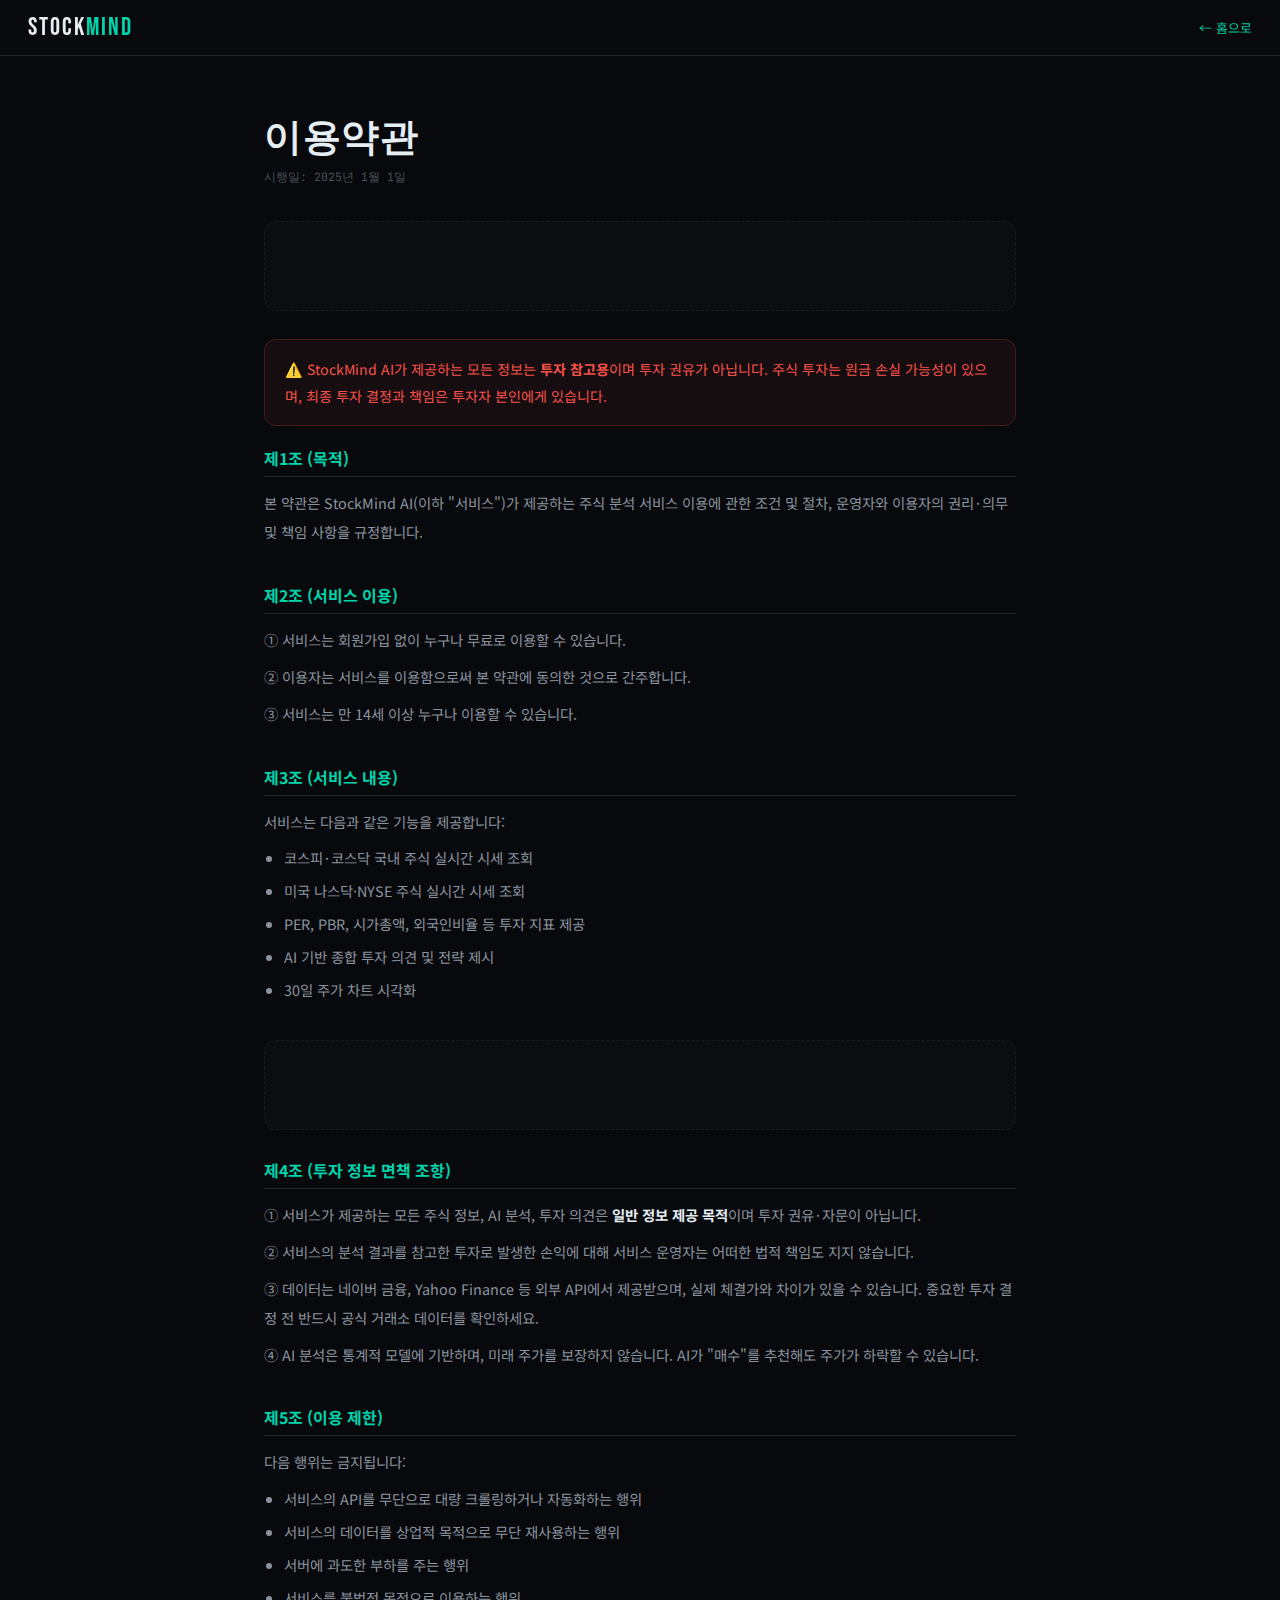
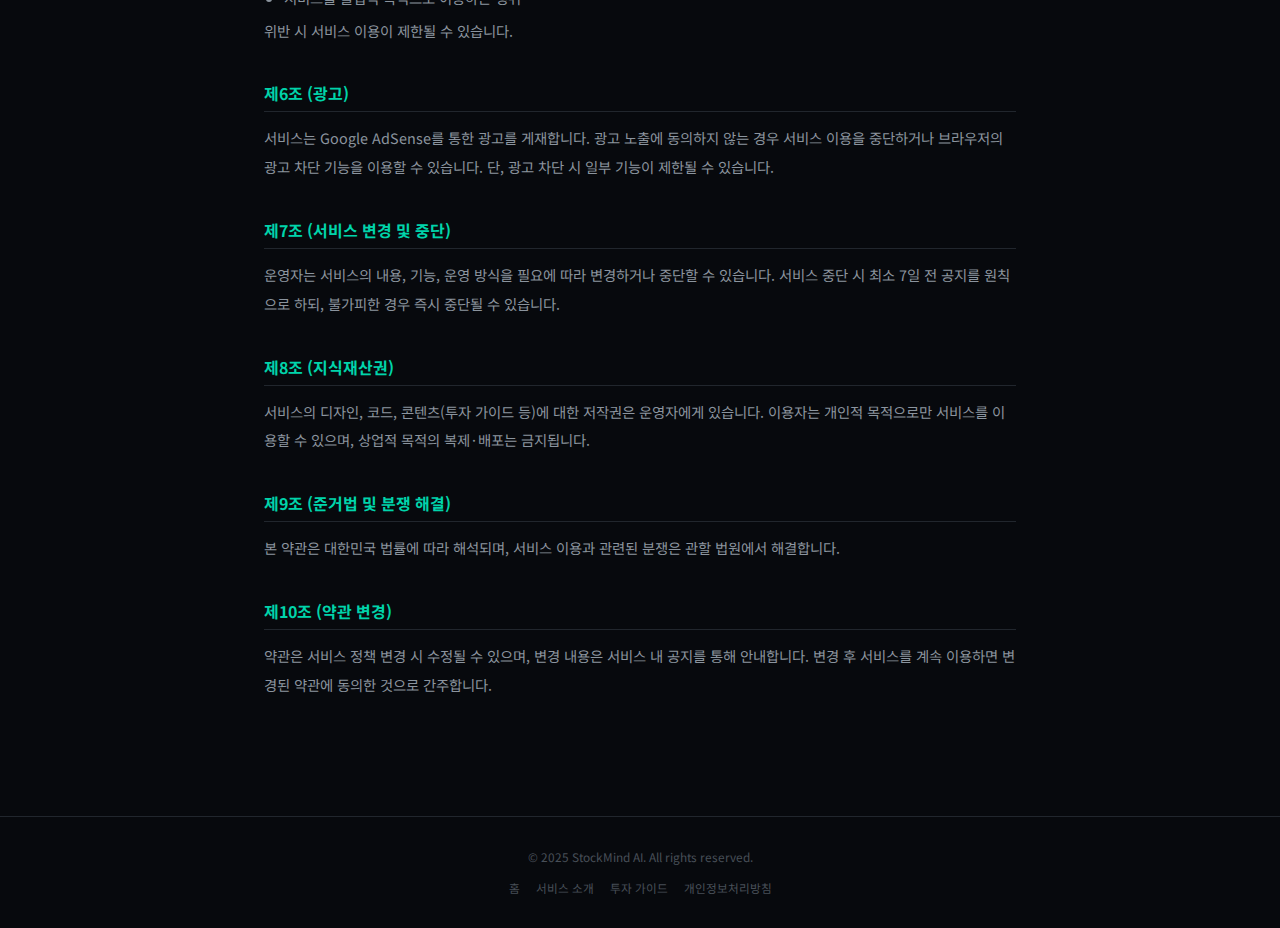
<file: terms.html>
<!DOCTYPE html>
<html lang="ko">
<head>
<!-- Google Tag Manager -->
<script>(function(w,d,s,l,i){w[l]=w[l]||[];w[l].push({'gtm.start':
new Date().getTime(),event:'gtm.js'});var f=d.getElementsByTagName(s)[0],
j=d.createElement(s),dl=l!='dataLayer'?'&l='+l:'';j.async=true;j.src=
'https://www.googletagmanager.com/gtm.js?id='+i+dl;f.parentNode.insertBefore(j,f);
})(window,document,'script','dataLayer','GTM-NK2DTPPB');</script>
<!-- End Google Tag Manager -->
<meta charset="UTF-8">
<meta name="viewport" content="width=device-width,initial-scale=1.0">
<title>이용약관 — StockMind AI</title>
<meta name="description" content="StockMind AI 서비스 이용약관입니다. 서비스 이용 조건과 면책 사항에 대해 안내합니다.">
<link href="https://fonts.googleapis.com/css2?family=Bebas+Neue&family=Noto+Sans+KR:wght@400;500;700&family=JetBrains+Mono:wght@400;700&display=swap" rel="stylesheet">
<style>
:root{--bg:#07090d;--bg2:#0d1117;--bg3:#161b22;--brd:#21262d;--acc:#00d4aa;--tx:#e6edf3;--tx2:#8b949e;--tx3:#484f58;--r:12px}
*,*::before,*::after{box-sizing:border-box;margin:0;padding:0}
body{background:var(--bg);color:var(--tx);font-family:'Noto Sans KR',sans-serif;min-height:100vh}
header{position:sticky;top:0;z-index:100;background:rgba(7,9,13,.96);backdrop-filter:blur(16px);border-bottom:1px solid var(--brd);display:flex;align-items:center;padding:0 28px;height:56px;gap:16px}
.logo{font-family:'Bebas Neue',sans-serif;font-size:1.55rem;letter-spacing:2px;text-decoration:none;color:var(--tx)}.logo span{color:var(--acc)}
.back{margin-left:auto;color:var(--acc);font-size:.8rem;text-decoration:none}
main{max-width:800px;margin:0 auto;padding:56px 24px 80px}
h1{font-family:'Bebas Neue',sans-serif;font-size:2.4rem;letter-spacing:.5px;margin-bottom:6px}
.updated{font-family:'JetBrains Mono',monospace;font-size:.72rem;color:var(--tx3);margin-bottom:36px}
.tc-section{margin-bottom:36px}
.tc-section h2{font-size:1rem;font-weight:700;color:var(--acc);margin-bottom:12px;padding-bottom:6px;border-bottom:1px solid var(--brd)}
.tc-section p,.tc-section li{color:var(--tx2);font-size:.9rem;line-height:2;margin-bottom:8px}
.tc-section ul{padding-left:20px}.tc-section li{margin:4px 0}
.tc-section strong{color:var(--tx)}
.warn-box{background:rgba(248,81,73,.06);border:1px solid rgba(248,81,73,.2);border-radius:var(--r);padding:16px 20px;margin:20px 0}
.warn-box p{color:#f85149;font-size:.88rem;line-height:1.9;margin:0}
/* 광고 슬롯 */
.ad-slot{width:100%;min-height:90px;margin:28px 0;background:rgba(255,255,255,.02);border:1px dashed rgba(255,255,255,.06);border-radius:var(--r);display:flex;align-items:center;justify-content:center;color:var(--tx3);font-size:.75rem;font-family:'JetBrains Mono',monospace}
footer{text-align:center;padding:28px;border-top:1px solid var(--brd);color:var(--tx3);font-size:.74rem;line-height:2}
footer nav{display:flex;gap:16px;justify-content:center;flex-wrap:wrap;margin-top:8px}
footer nav a{color:var(--tx3);text-decoration:none;font-size:.73rem;transition:color .2s}
footer nav a:hover{color:var(--acc)}
</style>
<!-- Google Analytics -->
<!-- Google AdSense -->
<meta name="google-adsense-account" content="ca-pub-7938956361770773">
<script async src="https://pagead2.googlesyndication.com/pagead/js/adsbygoogle.js?client=ca-pub-7938956361770773" crossorigin="anonymous"></script>
</head>
<body>
<!-- Google Tag Manager (noscript) -->
<noscript><iframe src="https://www.googletagmanager.com/ns.html?id=GTM-NK2DTPPB"
height="0" width="0" style="display:none;visibility:hidden"></iframe></noscript>
<!-- End Google Tag Manager (noscript) -->
<header>
  <a href="/" class="logo">STOCK<span>MIND</span></a>
  <a href="/" class="back">← 홈으로</a>
</header>
<main>
  <h1>이용약관</h1>
  <p class="updated">시행일: 2025년 1월 1일</p>

  <!-- 광고 슬롯 -->
  <div class="ad-slot">
<ins class="adsbygoogle"
     style="display:block"
     data-ad-format="autorelaxed"
     data-ad-client="ca-pub-7938956361770773"
     data-ad-slot="5368010468"></ins>
<script>(adsbygoogle = window.adsbygoogle || []).push({});</script>
</div>

  <div class="warn-box">
    <p>⚠️ StockMind AI가 제공하는 모든 정보는 <strong>투자 참고용</strong>이며 투자 권유가 아닙니다. 주식 투자는 원금 손실 가능성이 있으며, 최종 투자 결정과 책임은 투자자 본인에게 있습니다.</p>
  </div>

  <section class="tc-section">
    <h2>제1조 (목적)</h2>
    <p>본 약관은 StockMind AI(이하 "서비스")가 제공하는 주식 분석 서비스 이용에 관한 조건 및 절차, 운영자와 이용자의 권리·의무 및 책임 사항을 규정합니다.</p>
  </section>

  <section class="tc-section">
    <h2>제2조 (서비스 이용)</h2>
    <p>① 서비스는 회원가입 없이 누구나 무료로 이용할 수 있습니다.</p>
    <p>② 이용자는 서비스를 이용함으로써 본 약관에 동의한 것으로 간주합니다.</p>
    <p>③ 서비스는 만 14세 이상 누구나 이용할 수 있습니다.</p>
  </section>

  <section class="tc-section">
    <h2>제3조 (서비스 내용)</h2>
    <p>서비스는 다음과 같은 기능을 제공합니다:</p>
    <ul>
      <li>코스피·코스닥 국내 주식 실시간 시세 조회</li>
      <li>미국 나스닥·NYSE 주식 실시간 시세 조회</li>
      <li>PER, PBR, 시가총액, 외국인비율 등 투자 지표 제공</li>
      <li>AI 기반 종합 투자 의견 및 전략 제시</li>
      <li>30일 주가 차트 시각화</li>
    </ul>
  </section>

  <!-- 광고 슬롯 2 -->
  <div class="ad-slot">
<ins class="adsbygoogle"
     style="display:block"
     data-ad-format="autorelaxed"
     data-ad-client="ca-pub-7938956361770773"
     data-ad-slot="3808518808"></ins>
<script>(adsbygoogle = window.adsbygoogle || []).push({});</script>
</div>

  <section class="tc-section">
    <h2>제4조 (투자 정보 면책 조항)</h2>
    <p>① 서비스가 제공하는 모든 주식 정보, AI 분석, 투자 의견은 <strong>일반 정보 제공 목적</strong>이며 투자 권유·자문이 아닙니다.</p>
    <p>② 서비스의 분석 결과를 참고한 투자로 발생한 손익에 대해 서비스 운영자는 어떠한 법적 책임도 지지 않습니다.</p>
    <p>③ 데이터는 네이버 금융, Yahoo Finance 등 외부 API에서 제공받으며, 실제 체결가와 차이가 있을 수 있습니다. 중요한 투자 결정 전 반드시 공식 거래소 데이터를 확인하세요.</p>
    <p>④ AI 분석은 통계적 모델에 기반하며, 미래 주가를 보장하지 않습니다. AI가 "매수"를 추천해도 주가가 하락할 수 있습니다.</p>
  </section>

  <section class="tc-section">
    <h2>제5조 (이용 제한)</h2>
    <p>다음 행위는 금지됩니다:</p>
    <ul>
      <li>서비스의 API를 무단으로 대량 크롤링하거나 자동화하는 행위</li>
      <li>서비스의 데이터를 상업적 목적으로 무단 재사용하는 행위</li>
      <li>서버에 과도한 부하를 주는 행위</li>
      <li>서비스를 불법적 목적으로 이용하는 행위</li>
    </ul>
    <p>위반 시 서비스 이용이 제한될 수 있습니다.</p>
  </section>

  <section class="tc-section">
    <h2>제6조 (광고)</h2>
    <p>서비스는 Google AdSense를 통한 광고를 게재합니다. 광고 노출에 동의하지 않는 경우 서비스 이용을 중단하거나 브라우저의 광고 차단 기능을 이용할 수 있습니다. 단, 광고 차단 시 일부 기능이 제한될 수 있습니다.</p>
  </section>

  <section class="tc-section">
    <h2>제7조 (서비스 변경 및 중단)</h2>
    <p>운영자는 서비스의 내용, 기능, 운영 방식을 필요에 따라 변경하거나 중단할 수 있습니다. 서비스 중단 시 최소 7일 전 공지를 원칙으로 하되, 불가피한 경우 즉시 중단될 수 있습니다.</p>
  </section>

  <section class="tc-section">
    <h2>제8조 (지식재산권)</h2>
    <p>서비스의 디자인, 코드, 콘텐츠(투자 가이드 등)에 대한 저작권은 운영자에게 있습니다. 이용자는 개인적 목적으로만 서비스를 이용할 수 있으며, 상업적 목적의 복제·배포는 금지됩니다.</p>
  </section>

  <section class="tc-section">
    <h2>제9조 (준거법 및 분쟁 해결)</h2>
    <p>본 약관은 대한민국 법률에 따라 해석되며, 서비스 이용과 관련된 분쟁은 관할 법원에서 해결합니다.</p>
  </section>

  <section class="tc-section">
    <h2>제10조 (약관 변경)</h2>
    <p>약관은 서비스 정책 변경 시 수정될 수 있으며, 변경 내용은 서비스 내 공지를 통해 안내합니다. 변경 후 서비스를 계속 이용하면 변경된 약관에 동의한 것으로 간주합니다.</p>
  </section>

</main>
<footer>
  <p>© 2025 StockMind AI. All rights reserved.</p>
  <nav>
    <a href="/">홈</a>
    <a href="/about.html">서비스 소개</a>
    <a href="/guide.html">투자 가이드</a>
    <a href="/privacy.html">개인정보처리방침</a>
  </nav>
</footer>
</body>
</html>
</file>
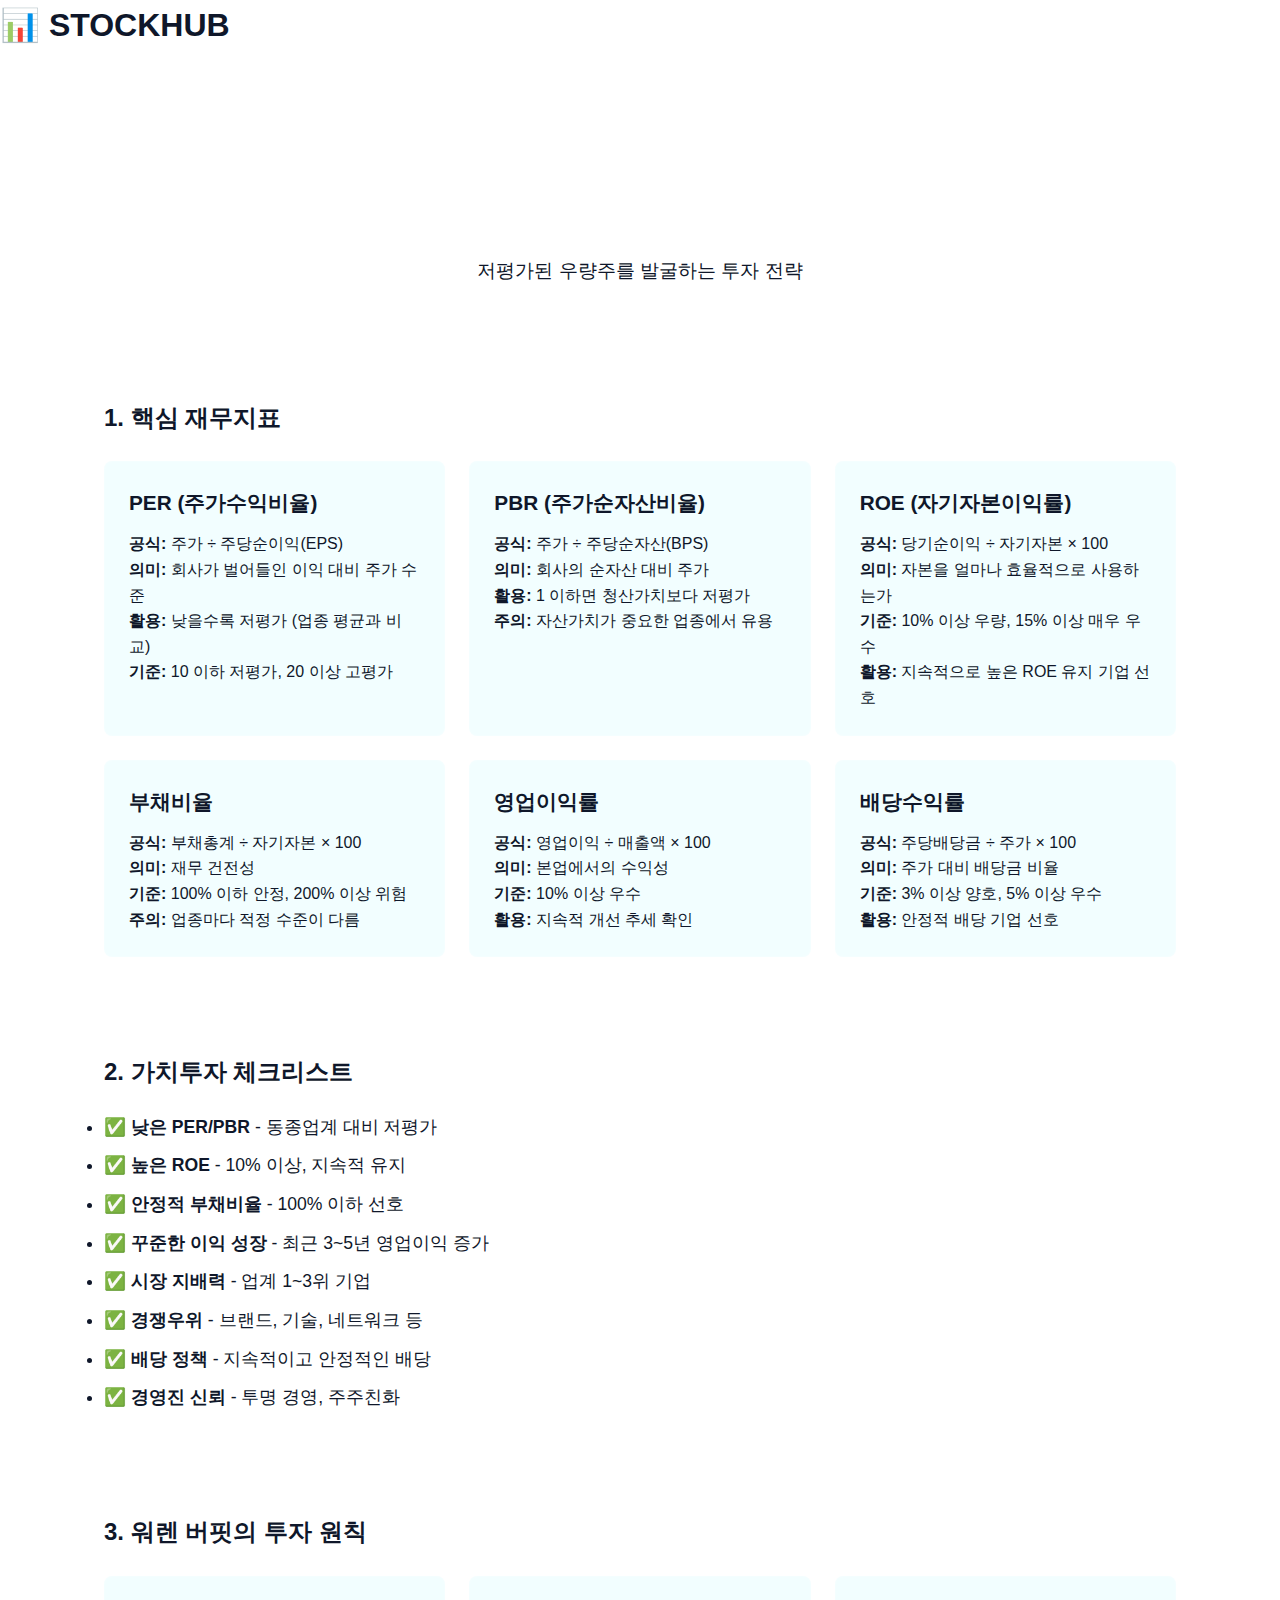
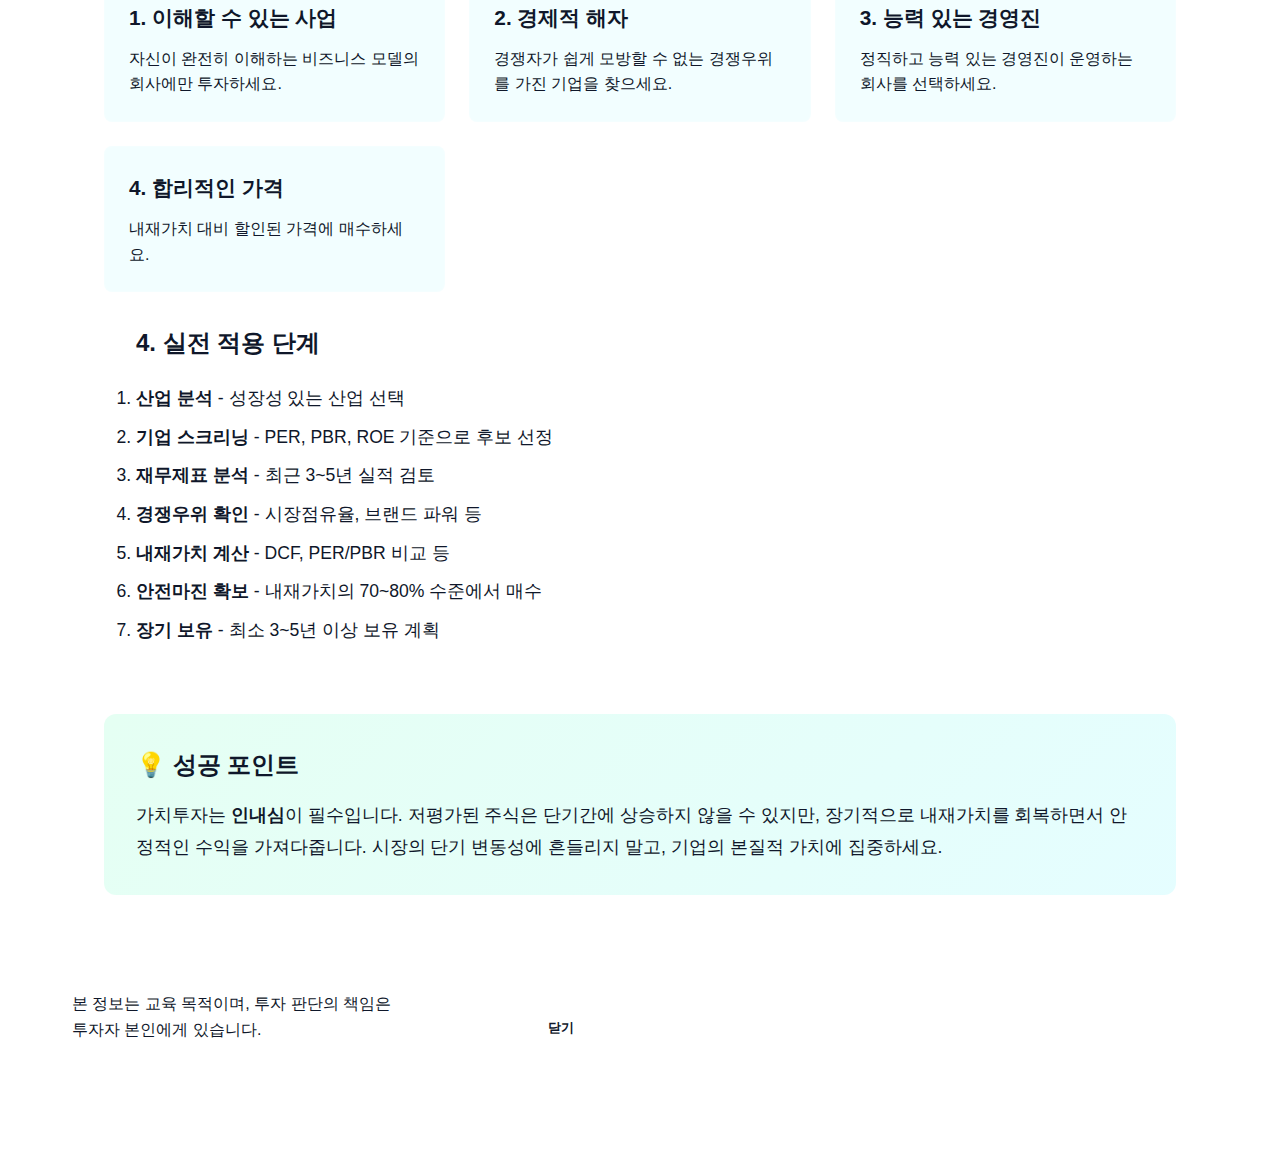
<file: value-investing.html>
<!DOCTYPE html>
<html lang="ko">
<head>
    <meta charset="UTF-8">
    <meta name="viewport" content="width=device-width, initial-scale=1.0">
    <title>가치투자 | STOCKHUB</title>
    <link rel="stylesheet" href="styles.css">
    <link href="https://fonts.googleapis.com/css2?family=Orbitron:wght@400;600;700;900&family=Noto+Sans+KR:wght@300;400;500;700;900&display=swap" rel="stylesheet">
    <style>
        .strategy-content { max-width: 1200px; margin: 2rem auto; padding: 2rem; }
        .strategy-hero { background: linear-gradient(135deg, var(--bg-card) 0%, var(--bg-secondary) 100%); border: 1px solid var(--border-color); border-radius: 16px; padding: 3rem; margin-bottom: 2rem; text-align: center; }
        .strategy-hero h1 { font-family: var(--font-display); font-size: 3rem; margin-bottom: 1rem; background: linear-gradient(135deg, var(--accent-primary), var(--accent-secondary)); -webkit-background-clip: text; -webkit-text-fill-color: transparent; }
        .content-section { background: var(--bg-card); border: 1px solid var(--border-color); border-radius: 12px; padding: 2rem; margin-bottom: 2rem; }
        .content-section h2 { font-family: var(--font-display); color: var(--accent-primary); margin-bottom: 1rem; }
        .metric-grid { display: grid; grid-template-columns: repeat(auto-fit, minmax(280px, 1fr)); gap: 1.5rem; margin-top: 1.5rem; }
        .metric-card { background: rgba(0, 240, 255, 0.05); padding: 1.5rem; border-radius: 8px; border: 1px solid rgba(255, 255, 255, 0.1); }
        .metric-card h3 { color: var(--accent-success); margin-bottom: 0.75rem; font-size: 1.3rem; }
    </style>
</head>
<body>
    <div class="grain-overlay"></div>
    <header class="main-header">
        <div class="header-content">
            <h1 class="logo" onclick="window.location.href='index.html'" style="cursor: pointer;">
                <span class="logo-icon">📊</span>
                <span class="logo-text">STOCK<span class="logo-accent">HUB</span></span>
            </h1>
        </div>
    </header>

    <div class="strategy-content">
        <div class="strategy-hero">
            <h1>💎 가치투자</h1>
            <p style="font-size: 1.2rem; color: var(--text-secondary);">저평가된 우량주를 발굴하는 투자 전략</p>
        </div>

        <div class="content-section">
            <h2>1. 핵심 재무지표</h2>
            <div class="metric-grid">
                <div class="metric-card">
                    <h3>PER (주가수익비율)</h3>
                    <p><strong>공식:</strong> 주가 ÷ 주당순이익(EPS)</p>
                    <p><strong>의미:</strong> 회사가 벌어들인 이익 대비 주가 수준</p>
                    <p><strong>활용:</strong> 낮을수록 저평가 (업종 평균과 비교)</p>
                    <p><strong>기준:</strong> 10 이하 저평가, 20 이상 고평가</p>
                </div>
                
                <div class="metric-card">
                    <h3>PBR (주가순자산비율)</h3>
                    <p><strong>공식:</strong> 주가 ÷ 주당순자산(BPS)</p>
                    <p><strong>의미:</strong> 회사의 순자산 대비 주가</p>
                    <p><strong>활용:</strong> 1 이하면 청산가치보다 저평가</p>
                    <p><strong>주의:</strong> 자산가치가 중요한 업종에서 유용</p>
                </div>
                
                <div class="metric-card">
                    <h3>ROE (자기자본이익률)</h3>
                    <p><strong>공식:</strong> 당기순이익 ÷ 자기자본 × 100</p>
                    <p><strong>의미:</strong> 자본을 얼마나 효율적으로 사용하는가</p>
                    <p><strong>기준:</strong> 10% 이상 우량, 15% 이상 매우 우수</p>
                    <p><strong>활용:</strong> 지속적으로 높은 ROE 유지 기업 선호</p>
                </div>
                
                <div class="metric-card">
                    <h3>부채비율</h3>
                    <p><strong>공식:</strong> 부채총계 ÷ 자기자본 × 100</p>
                    <p><strong>의미:</strong> 재무 건전성</p>
                    <p><strong>기준:</strong> 100% 이하 안정, 200% 이상 위험</p>
                    <p><strong>주의:</strong> 업종마다 적정 수준이 다름</p>
                </div>
                
                <div class="metric-card">
                    <h3>영업이익률</h3>
                    <p><strong>공식:</strong> 영업이익 ÷ 매출액 × 100</p>
                    <p><strong>의미:</strong> 본업에서의 수익성</p>
                    <p><strong>기준:</strong> 10% 이상 우수</p>
                    <p><strong>활용:</strong> 지속적 개선 추세 확인</p>
                </div>
                
                <div class="metric-card">
                    <h3>배당수익률</h3>
                    <p><strong>공식:</strong> 주당배당금 ÷ 주가 × 100</p>
                    <p><strong>의미:</strong> 주가 대비 배당금 비율</p>
                    <p><strong>기준:</strong> 3% 이상 양호, 5% 이상 우수</p>
                    <p><strong>활용:</strong> 안정적 배당 기업 선호</p>
                </div>
            </div>
        </div>

        <div class="content-section">
            <h2>2. 가치투자 체크리스트</h2>
            <ul style="line-height: 2.2; font-size: 1.1rem;">
                <li>✅ <strong>낮은 PER/PBR</strong> - 동종업계 대비 저평가</li>
                <li>✅ <strong>높은 ROE</strong> - 10% 이상, 지속적 유지</li>
                <li>✅ <strong>안정적 부채비율</strong> - 100% 이하 선호</li>
                <li>✅ <strong>꾸준한 이익 성장</strong> - 최근 3~5년 영업이익 증가</li>
                <li>✅ <strong>시장 지배력</strong> - 업계 1~3위 기업</li>
                <li>✅ <strong>경쟁우위</strong> - 브랜드, 기술, 네트워크 등</li>
                <li>✅ <strong>배당 정책</strong> - 지속적이고 안정적인 배당</li>
                <li>✅ <strong>경영진 신뢰</strong> - 투명 경영, 주주친화</li>
            </ul>
        </div>

        <div class="content-section">
            <h2>3. 워렌 버핏의 투자 원칙</h2>
            <div class="metric-grid">
                <div class="metric-card">
                    <h3>1. 이해할 수 있는 사업</h3>
                    <p>자신이 완전히 이해하는 비즈니스 모델의 회사에만 투자하세요.</p>
                </div>
                <div class="metric-card">
                    <h3>2. 경제적 해자</h3>
                    <p>경쟁자가 쉽게 모방할 수 없는 경쟁우위를 가진 기업을 찾으세요.</p>
                </div>
                <div class="metric-card">
                    <h3>3. 능력 있는 경영진</h3>
                    <p>정직하고 능력 있는 경영진이 운영하는 회사를 선택하세요.</p>
                </div>
                <div class="metric-card">
                    <h3>4. 합리적인 가격</h3>
                    <p>내재가치 대비 할인된 가격에 매수하세요.</p>
                </div>
            </ul>
        </div>

        <div class="content-section">
            <h2>4. 실전 적용 단계</h2>
            <ol style="line-height: 2.2; font-size: 1.1rem;">
                <li><strong>산업 분석</strong> - 성장성 있는 산업 선택</li>
                <li><strong>기업 스크리닝</strong> - PER, PBR, ROE 기준으로 후보 선정</li>
                <li><strong>재무제표 분석</strong> - 최근 3~5년 실적 검토</li>
                <li><strong>경쟁우위 확인</strong> - 시장점유율, 브랜드 파워 등</li>
                <li><strong>내재가치 계산</strong> - DCF, PER/PBR 비교 등</li>
                <li><strong>안전마진 확보</strong> - 내재가치의 70~80% 수준에서 매수</li>
                <li><strong>장기 보유</strong> - 최소 3~5년 이상 보유 계획</li>
            </ol>
        </div>

        <div class="content-section" style="background: linear-gradient(135deg, rgba(0, 255, 136, 0.1) 0%, rgba(0, 240, 255, 0.1) 100%);">
            <h2>💡 성공 포인트</h2>
            <p style="font-size: 1.1rem; line-height: 1.8;">
                가치투자는 <strong>인내심</strong>이 필수입니다. 저평가된 주식은 단기간에 상승하지 않을 수 있지만, 
                장기적으로 내재가치를 회복하면서 안정적인 수익을 가져다줍니다. 
                시장의 단기 변동성에 흔들리지 말고, 기업의 본질적 가치에 집중하세요.
            </p>
        </div>
    </div>

    <footer class="main-footer">
        <div class="footer-content">
            <p>본 정보는 교육 목적이며, 투자 판단의 책임은 투자자 본인에게 있습니다.</p>
            <button onclick="window.close()" style="margin-top: 1rem; padding: 0.75rem 2rem; background: var(--accent-primary); color: var(--bg-primary); border: none; border-radius: 8px; cursor: pointer; font-weight: 700;">닫기</button>
        </div>
    </footer>
</body>
</html>
</file>
<file: styles.css>
:root {
    /* Colors - Teal Trust Theme */
    --primary: #028090;
    --primary-dark: #016b78;
    --secondary: #00A896;
    --accent: #02C39A;
    --accent-light: #7FFFD4;
    
    /* Status Colors */
    --accent-green: #10B981;
    --accent-red: #EF4444;
    
    /* Neutrals */
    --dark: #0F172A;
    --dark-secondary: #1E293B;
    --gray: #64748B;
    --gray-light: #94A3B8;
    --gray-lighter: #E2E8F0;
    --light: #F8FAFC;
    --white: #FFFFFF;
    
    /* Gradients */
    --gradient-primary: linear-gradient(135deg, var(--primary) 0%, var(--secondary) 100%);
    --gradient-accent: linear-gradient(135deg, var(--secondary) 0%, var(--accent) 100%);
    --gradient-hero: radial-gradient(ellipse at top, rgba(2, 128, 144, 0.15) 0%, transparent 60%);
    
    /* Typography */
    --font-display: 'Outfit', -apple-system, BlinkMacSystemFont, sans-serif;
    --font-mono: 'JetBrains Mono', 'Courier New', monospace;
    
    /* Spacing */
    --spacing-xs: 0.5rem;
    --spacing-sm: 1rem;
    --spacing-md: 1.5rem;
    --spacing-lg: 2rem;
    --spacing-xl: 3rem;
    --spacing-2xl: 4rem;
    --spacing-3xl: 6rem;
    
    /* Borders */
    --radius-sm: 0.5rem;
    --radius-md: 0.75rem;
    --radius-lg: 1rem;
    --radius-xl: 1.5rem;
    
    /* Shadows */
    --shadow-sm: 0 1px 2px rgba(0, 0, 0, 0.05);
    --shadow-md: 0 4px 6px rgba(0, 0, 0, 0.07);
    --shadow-lg: 0 10px 15px rgba(0, 0, 0, 0.1);
    --shadow-xl: 0 20px 25px rgba(0, 0, 0, 0.15);
    --shadow-glow: 0 0 30px rgba(2, 195, 154, 0.3);
    
    /* Transitions */
    --transition-fast: 150ms cubic-bezier(0.4, 0, 0.2, 1);
    --transition-base: 250ms cubic-bezier(0.4, 0, 0.2, 1);
    --transition-slow: 350ms cubic-bezier(0.4, 0, 0.2, 1);
}

* {
    margin: 0;
    padding: 0;
    box-sizing: border-box;
}

body {
    font-family: var(--font-display);
    background: var(--white);
    color: var(--dark);
    line-height: 1.6;
    overflow-x: hidden;
}

.container {
    max-width: 1280px;
    margin: 0 auto;
    padding: 0 var(--spacing-lg);
}

/* ==================== NAVIGATION ==================== */
.navbar {
    position: fixed;
    top: 0;
    left: 0;
    right: 0;
    background: rgba(255, 255, 255, 0.9);
    backdrop-filter: blur(10px);
    border-bottom: 1px solid var(--gray-lighter);
    z-index: 1000;
    transition: all var(--transition-base);
}

.nav-container {
    max-width: 1280px;
    margin: 0 auto;
    padding: var(--spacing-sm) var(--spacing-lg);
    display: flex;
    align-items: center;
    justify-content: space-between;
}

.nav-brand {
    display: flex;
    align-items: center;
    gap: var(--spacing-sm);
    font-weight: 800;
    font-size: 1.25rem;
    color: var(--primary);
}

.logo-icon {
    color: var(--primary);
}

.nav-links {
    display: flex;
    gap: var(--spacing-lg);
}

.nav-link {
    text-decoration: none;
    color: var(--gray);
    font-weight: 500;
    font-size: 0.95rem;
    transition: color var(--transition-fast);
    position: relative;
}

.nav-link::after {
    content: '';
    position: absolute;
    bottom: -4px;
    left: 0;
    width: 0;
    height: 2px;
    background: var(--primary);
    transition: width var(--transition-base);
}

.nav-link:hover,
.nav-link.active {
    color: var(--primary);
}

.nav-link.active::after {
    width: 100%;
}

.nav-cta {
    background: var(--gradient-primary);
    color: var(--white);
    border: none;
    padding: 0.625rem 1.5rem;
    border-radius: var(--radius-md);
    font-weight: 600;
    font-size: 0.95rem;
    cursor: pointer;
    transition: all var(--transition-base);
    font-family: var(--font-display);
}

.nav-cta:hover {
    transform: translateY(-2px);
    box-shadow: var(--shadow-lg);
}

/* ==================== HERO SECTION ==================== */
.hero {
    position: relative;
    min-height: 100vh;
    display: flex;
    align-items: center;
    justify-content: center;
    padding: var(--spacing-3xl) var(--spacing-lg);
    overflow: hidden;
}

.hero-background {
    position: absolute;
    top: 0;
    left: 0;
    right: 0;
    bottom: 0;
    z-index: 0;
}

.gradient-orb {
    position: absolute;
    border-radius: 50%;
    filter: blur(80px);
    opacity: 0.4;
    animation: float 20s ease-in-out infinite;
}

.orb-1 {
    width: 500px;
    height: 500px;
    background: var(--gradient-primary);
    top: -10%;
    right: 10%;
    animation-delay: 0s;
}

.orb-2 {
    width: 400px;
    height: 400px;
    background: var(--gradient-accent);
    bottom: 10%;
    left: 5%;
    animation-delay: -7s;
}

.orb-3 {
    width: 350px;
    height: 350px;
    background: linear-gradient(135deg, var(--accent) 0%, var(--accent-light) 100%);
    top: 50%;
    left: 50%;
    transform: translate(-50%, -50%);
    animation-delay: -14s;
}

@keyframes float {
    0%, 100% { transform: translate(0, 0) scale(1); }
    33% { transform: translate(30px, -30px) scale(1.1); }
    66% { transform: translate(-20px, 20px) scale(0.9); }
}

.hero-content {
    position: relative;
    z-index: 1;
    text-align: center;
    max-width: 900px;
    animation: fadeInUp 1s ease-out;
}

@keyframes fadeInUp {
    from {
        opacity: 0;
        transform: translateY(30px);
    }
    to {
        opacity: 1;
        transform: translateY(0);
    }
}

.hero-badge {
    display: inline-flex;
    align-items: center;
    gap: var(--spacing-xs);
    background: rgba(2, 128, 144, 0.1);
    border: 1px solid rgba(2, 128, 144, 0.2);
    padding: 0.5rem 1rem;
    border-radius: 2rem;
    font-size: 0.875rem;
    font-weight: 600;
    color: var(--primary);
    margin-bottom: var(--spacing-lg);
    animation: fadeInUp 1s ease-out 0.2s both;
}

.badge-dot {
    width: 8px;
    height: 8px;
    background: var(--accent);
    border-radius: 50%;
    animation: pulse 2s ease-in-out infinite;
}

@keyframes pulse {
    0%, 100% { opacity: 1; transform: scale(1); }
    50% { opacity: 0.5; transform: scale(0.8); }
}

.hero-title {
    font-size: clamp(2.5rem, 6vw, 4.5rem);
    font-weight: 800;
    line-height: 1.1;
    margin-bottom: var(--spacing-md);
    color: var(--dark);
    animation: fadeInUp 1s ease-out 0.3s both;
}

.gradient-text {
    background: var(--gradient-primary);
    -webkit-background-clip: text;
    -webkit-text-fill-color: transparent;
    background-clip: text;
}

.hero-subtitle {
    font-size: clamp(1rem, 2vw, 1.25rem);
    color: var(--gray);
    margin-bottom: var(--spacing-xl);
    line-height: 1.8;
    animation: fadeInUp 1s ease-out 0.4s both;
}

.hero-search {
    display: flex;
    align-items: center;
    background: var(--white);
    border: 2px solid var(--gray-lighter);
    border-radius: var(--radius-xl);
    padding: 0.5rem;
    max-width: 600px;
    margin: 0 auto var(--spacing-xl);
    box-shadow: var(--shadow-xl);
    transition: all var(--transition-base);
    animation: fadeInUp 1s ease-out 0.5s both;
}

.hero-search:focus-within {
    border-color: var(--primary);
    box-shadow: var(--shadow-glow);
}

.search-icon {
    color: var(--gray);
    margin-left: var(--spacing-sm);
}

.search-input {
    flex: 1;
    border: none;
    outline: none;
    padding: 0.875rem var(--spacing-sm);
    font-size: 1rem;
    font-family: var(--font-display);
    color: var(--dark);
}

.search-input::placeholder {
    color: var(--gray-light);
}

.search-btn {
    background: var(--gradient-primary);
    color: var(--white);
    border: none;
    padding: 0.875rem 2rem;
    border-radius: var(--radius-md);
    font-weight: 600;
    font-size: 1rem;
    cursor: pointer;
    transition: all var(--transition-base);
    font-family: var(--font-display);
}

.search-btn:hover {
    transform: scale(1.05);
    box-shadow: var(--shadow-lg);
}

.hero-stats {
    display: flex;
    align-items: center;
    justify-content: center;
    gap: var(--spacing-xl);
    animation: fadeInUp 1s ease-out 0.6s both;
}

.stat-item {
    text-align: center;
}

.stat-number {
    font-size: 2rem;
    font-weight: 800;
    color: var(--primary);
    font-family: var(--font-mono);
}

.stat-label {
    font-size: 0.875rem;
    color: var(--gray);
    margin-top: 0.25rem;
}

.stat-divider {
    width: 1px;
    height: 40px;
    background: var(--gray-lighter);
}

/* ==================== MARKET OVERVIEW ==================== */
.market-overview {
    padding: var(--spacing-3xl) var(--spacing-lg);
    background: var(--light);
}

.section-header {
    display: flex;
    align-items: center;
    justify-content: space-between;
    margin-bottom: var(--spacing-xl);
}

.section-header.centered {
    flex-direction: column;
    text-align: center;
    gap: var(--spacing-sm);
}

.section-title {
    font-size: clamp(1.75rem, 4vw, 2.5rem);
    font-weight: 800;
    color: var(--dark);
}

.section-subtitle {
    font-size: 1.125rem;
    color: var(--gray);
    margin-top: var(--spacing-xs);
}

.market-tabs {
    display: flex;
    gap: var(--spacing-sm);
    background: var(--white);
    padding: 0.25rem;
    border-radius: var(--radius-md);
}

.tab-btn {
    padding: 0.625rem 1.5rem;
    border: none;
    background: transparent;
    color: var(--gray);
    font-weight: 600;
    font-size: 0.95rem;
    border-radius: var(--radius-sm);
    cursor: pointer;
    transition: all var(--transition-fast);
    font-family: var(--font-display);
}

.tab-btn.active {
    background: var(--gradient-primary);
    color: var(--white);
}

.indices-grid {
    display: grid;
    grid-template-columns: repeat(auto-fit, minmax(280px, 1fr));
    gap: var(--spacing-lg);
}

.index-card {
    background: var(--white);
    padding: var(--spacing-lg);
    border-radius: var(--radius-lg);
    box-shadow: var(--shadow-md);
    transition: all var(--transition-base);
}

.index-card:hover {
    transform: translateY(-4px);
    box-shadow: var(--shadow-xl);
}

.index-header {
    display: flex;
    justify-content: space-between;
    align-items: center;
    margin-bottom: var(--spacing-sm);
}

.index-name {
    font-weight: 700;
    font-size: 1.125rem;
    color: var(--dark);
}

.index-change {
    font-weight: 600;
    font-size: 0.875rem;
    padding: 0.25rem 0.75rem;
    border-radius: var(--radius-sm);
    font-family: var(--font-mono);
}

.index-change.positive {
    color: var(--accent-green);
    background: rgba(16, 185, 129, 0.1);
}

.index-change.negative {
    color: var(--accent-red);
    background: rgba(239, 68, 68, 0.1);
}

.index-value {
    font-size: 2rem;
    font-weight: 800;
    color: var(--dark);
    margin-bottom: var(--spacing-md);
    font-family: var(--font-mono);
}

.mini-chart {
    height: 60px;
    opacity: 0.8;
}

.mini-chart svg {
    width: 100%;
    height: 100%;
}

/* ==================== POPULAR STOCKS ==================== */
.popular-stocks {
    padding: var(--spacing-3xl) var(--spacing-lg);
}

.view-all {
    color: var(--primary);
    text-decoration: none;
    font-weight: 600;
    display: flex;
    align-items: center;
    gap: 0.5rem;
    transition: gap var(--transition-fast);
}

.view-all:hover {
    gap: 0.75rem;
}

.stocks-grid {
    display: grid;
    grid-template-columns: repeat(auto-fill, minmax(240px, 1fr));
    gap: var(--spacing-lg);
}

.stock-card {
    background: var(--white);
    border: 1px solid var(--gray-lighter);
    padding: var(--spacing-lg);
    border-radius: var(--radius-lg);
    transition: all var(--transition-base);
    cursor: pointer;
}

.stock-card:hover {
    border-color: var(--primary);
    box-shadow: var(--shadow-lg);
    transform: translateY(-2px);
}

.stock-header {
    display: flex;
    justify-content: space-between;
    align-items: flex-start;
    margin-bottom: var(--spacing-md);
}

.stock-info h3 {
    font-size: 1.125rem;
    font-weight: 700;
    color: var(--dark);
    margin-bottom: 0.25rem;
}

.stock-code {
    font-size: 0.8rem;
    color: var(--gray);
    font-family: var(--font-mono);
}

.stock-flag {
    font-size: 1.5rem;
}

.stock-price {
    font-size: 1.5rem;
    font-weight: 800;
    color: var(--dark);
    margin-bottom: 0.5rem;
    font-family: var(--font-mono);
}

.stock-change {
    font-weight: 600;
    font-size: 0.95rem;
    font-family: var(--font-mono);
}

.stock-change.positive {
    color: var(--accent-green);
}

.stock-change.negative {
    color: var(--accent-red);
}

/* ==================== FEATURES ==================== */
.features {
    padding: var(--spacing-3xl) var(--spacing-lg);
    background: var(--light);
}

.features-grid {
    display: grid;
    grid-template-columns: repeat(auto-fit, minmax(300px, 1fr));
    gap: var(--spacing-xl);
    margin-top: var(--spacing-xl);
}

.feature-card {
    background: var(--white);
    padding: var(--spacing-xl);
    border-radius: var(--radius-lg);
    box-shadow: var(--shadow-md);
    transition: all var(--transition-base);
}

.feature-card:hover {
    transform: translateY(-8px);
    box-shadow: var(--shadow-xl);
}

.feature-icon {
    width: 80px;
    height: 80px;
    background: var(--gradient-primary);
    border-radius: var(--radius-lg);
    display: flex;
    align-items: center;
    justify-content: center;
    margin-bottom: var(--spacing-lg);
    color: var(--white);
}

.feature-title {
    font-size: 1.5rem;
    font-weight: 700;
    color: var(--dark);
    margin-bottom: var(--spacing-sm);
}

.feature-desc {
    color: var(--gray);
    font-size: 1rem;
    line-height: 1.7;
}

/* ==================== YOUTUBE SECTION ==================== */
.youtube-section {
    padding: var(--spacing-3xl) var(--spacing-lg);
}

.youtube-filters {
    display: flex;
    gap: var(--spacing-sm);
    flex-wrap: wrap;
}

.filter-btn {
    padding: 0.625rem 1.25rem;
    border: 1px solid var(--gray-lighter);
    background: var(--white);
    color: var(--gray);
    font-weight: 600;
    font-size: 0.9rem;
    border-radius: var(--radius-md);
    cursor: pointer;
    transition: all var(--transition-fast);
    font-family: var(--font-display);
}

.filter-btn.active,
.filter-btn:hover {
    background: var(--gradient-primary);
    color: var(--white);
    border-color: var(--primary);
}

.youtube-grid {
    display: grid;
    grid-template-columns: repeat(auto-fill, minmax(320px, 1fr));
    gap: var(--spacing-lg);
    margin-top: var(--spacing-xl);
}

.video-card {
    background: var(--white);
    border-radius: var(--radius-lg);
    overflow: hidden;
    box-shadow: var(--shadow-md);
    transition: all var(--transition-base);
    cursor: pointer;
}

.video-card:hover {
    transform: translateY(-4px);
    box-shadow: var(--shadow-xl);
}

.video-thumbnail {
    position: relative;
    width: 100%;
    padding-top: 56.25%; /* 16:9 aspect ratio */
    background: var(--gray-lighter);
    overflow: hidden;
}

.video-thumbnail img {
    position: absolute;
    top: 0;
    left: 0;
    width: 100%;
    height: 100%;
    object-fit: cover;
}

.video-duration {
    position: absolute;
    bottom: 0.5rem;
    right: 0.5rem;
    background: rgba(0, 0, 0, 0.8);
    color: var(--white);
    padding: 0.25rem 0.5rem;
    border-radius: var(--radius-sm);
    font-size: 0.75rem;
    font-weight: 600;
    font-family: var(--font-mono);
}

.video-info {
    padding: var(--spacing-md);
}

.video-category {
    display: inline-block;
    background: rgba(2, 128, 144, 0.1);
    color: var(--primary);
    padding: 0.25rem 0.75rem;
    border-radius: var(--radius-sm);
    font-size: 0.75rem;
    font-weight: 600;
    margin-bottom: var(--spacing-sm);
}

.video-title {
    font-size: 1rem;
    font-weight: 600;
    color: var(--dark);
    margin-bottom: var(--spacing-xs);
    line-height: 1.4;
    display: -webkit-box;
    -webkit-line-clamp: 2;
    -webkit-box-orient: vertical;
    overflow: hidden;
}

.video-channel {
    font-size: 0.875rem;
    color: var(--gray);
    margin-bottom: 0.5rem;
}

.video-meta {
    display: flex;
    align-items: center;
    gap: var(--spacing-sm);
    font-size: 0.8rem;
    color: var(--gray-light);
}

/* ==================== INFO TYPES ==================== */
.info-types {
    padding: var(--spacing-3xl) var(--spacing-lg);
    background: var(--light);
}

.info-grid {
    display: grid;
    grid-template-columns: repeat(auto-fit, minmax(280px, 1fr));
    gap: var(--spacing-lg);
    margin-top: var(--spacing-xl);
}

.info-card {
    position: relative;
    background: var(--white);
    padding: var(--spacing-lg);
    border-radius: var(--radius-lg);
    box-shadow: var(--shadow-md);
    overflow: hidden;
}

.info-accent {
    position: absolute;
    top: 0;
    left: 0;
    width: 4px;
    height: 100%;
    background: var(--gradient-accent);
}

.info-title {
    font-size: 1.25rem;
    font-weight: 700;
    color: var(--primary);
    margin-bottom: var(--spacing-md);
    padding-left: var(--spacing-md);
}

.info-list {
    list-style: none;
    padding-left: var(--spacing-md);
}

.info-list li {
    color: var(--gray);
    font-size: 0.95rem;
    padding: 0.5rem 0;
    position: relative;
    padding-left: 1.5rem;
}

.info-list li::before {
    content: '•';
    position: absolute;
    left: 0;
    color: var(--accent);
    font-weight: 700;
    font-size: 1.2rem;
}

/* ==================== CTA SECTION ==================== */
.cta-section {
    padding: var(--spacing-3xl) var(--spacing-lg);
    background: var(--gradient-primary);
    text-align: center;
}

.cta-content {
    max-width: 700px;
    margin: 0 auto;
}

.cta-title {
    font-size: clamp(2rem, 5vw, 3rem);
    font-weight: 800;
    color: var(--white);
    margin-bottom: var(--spacing-md);
}

.cta-subtitle {
    font-size: 1.125rem;
    color: rgba(255, 255, 255, 0.9);
    margin-bottom: var(--spacing-xl);
    line-height: 1.7;
}

.cta-buttons {
    display: flex;
    gap: var(--spacing-md);
    justify-content: center;
    flex-wrap: wrap;
}

.cta-primary,
.cta-secondary {
    padding: 1rem 2rem;
    border-radius: var(--radius-md);
    font-weight: 600;
    font-size: 1.05rem;
    cursor: pointer;
    transition: all var(--transition-base);
    font-family: var(--font-display);
    border: 2px solid transparent;
}

.cta-primary {
    background: var(--white);
    color: var(--primary);
    border-color: var(--white);
}

.cta-primary:hover {
    transform: translateY(-2px);
    box-shadow: var(--shadow-xl);
}

.cta-secondary {
    background: transparent;
    color: var(--white);
    border-color: var(--white);
}

.cta-secondary:hover {
    background: var(--white);
    color: var(--primary);
}

/* ==================== FOOTER ==================== */
.footer {
    background: var(--dark);
    color: var(--gray-light);
    padding: var(--spacing-3xl) var(--spacing-lg) var(--spacing-lg);
}

.footer-content {
    display: grid;
    grid-template-columns: 1.5fr 1fr 1fr 1fr;
    gap: var(--spacing-xl);
    margin-bottom: var(--spacing-xl);
}

.footer-logo {
    display: flex;
    align-items: center;
    gap: var(--spacing-sm);
    font-weight: 800;
    font-size: 1.25rem;
    color: var(--white);
    margin-bottom: var(--spacing-md);
}

.footer-logo .logo-icon {
    color: var(--accent);
}

.footer-desc {
    color: var(--gray-light);
    line-height: 1.7;
}

.footer-col h4 {
    color: var(--white);
    font-weight: 700;
    margin-bottom: var(--spacing-md);
}

.footer-col a {
    display: block;
    color: var(--gray-light);
    text-decoration: none;
    padding: 0.5rem 0;
    transition: color var(--transition-fast);
}

.footer-col a:hover {
    color: var(--accent);
}

.footer-bottom {
    display: flex;
    justify-content: space-between;
    align-items: center;
    padding-top: var(--spacing-lg);
    border-top: 1px solid rgba(255, 255, 255, 0.1);
}

.footer-legal {
    display: flex;
    gap: var(--spacing-lg);
}

.footer-legal a {
    color: var(--gray-light);
    text-decoration: none;
    transition: color var(--transition-fast);
}

.footer-legal a:hover {
    color: var(--accent);
}

/* ==================== RESPONSIVE ==================== */
@media (max-width: 768px) {
    .nav-links {
        display: none;
    }
    
    .hero {
        padding: var(--spacing-2xl) var(--spacing-md);
        min-height: auto;
    }
    
    .hero-stats {
        flex-direction: column;
        gap: var(--spacing-md);
    }
    
    .stat-divider {
        width: 80%;
        height: 1px;
    }
    
    .section-header {
        flex-direction: column;
        align-items: flex-start;
        gap: var(--spacing-md);
    }
    
    .indices-grid,
    .stocks-grid,
    .features-grid,
    .youtube-grid,
    .info-grid {
        grid-template-columns: 1fr;
    }
    
    .footer-content {
        grid-template-columns: 1fr;
        gap: var(--spacing-xl);
    }
    
    .footer-bottom {
        flex-direction: column;
        gap: var(--spacing-md);
        text-align: center;
    }
}
</file>
